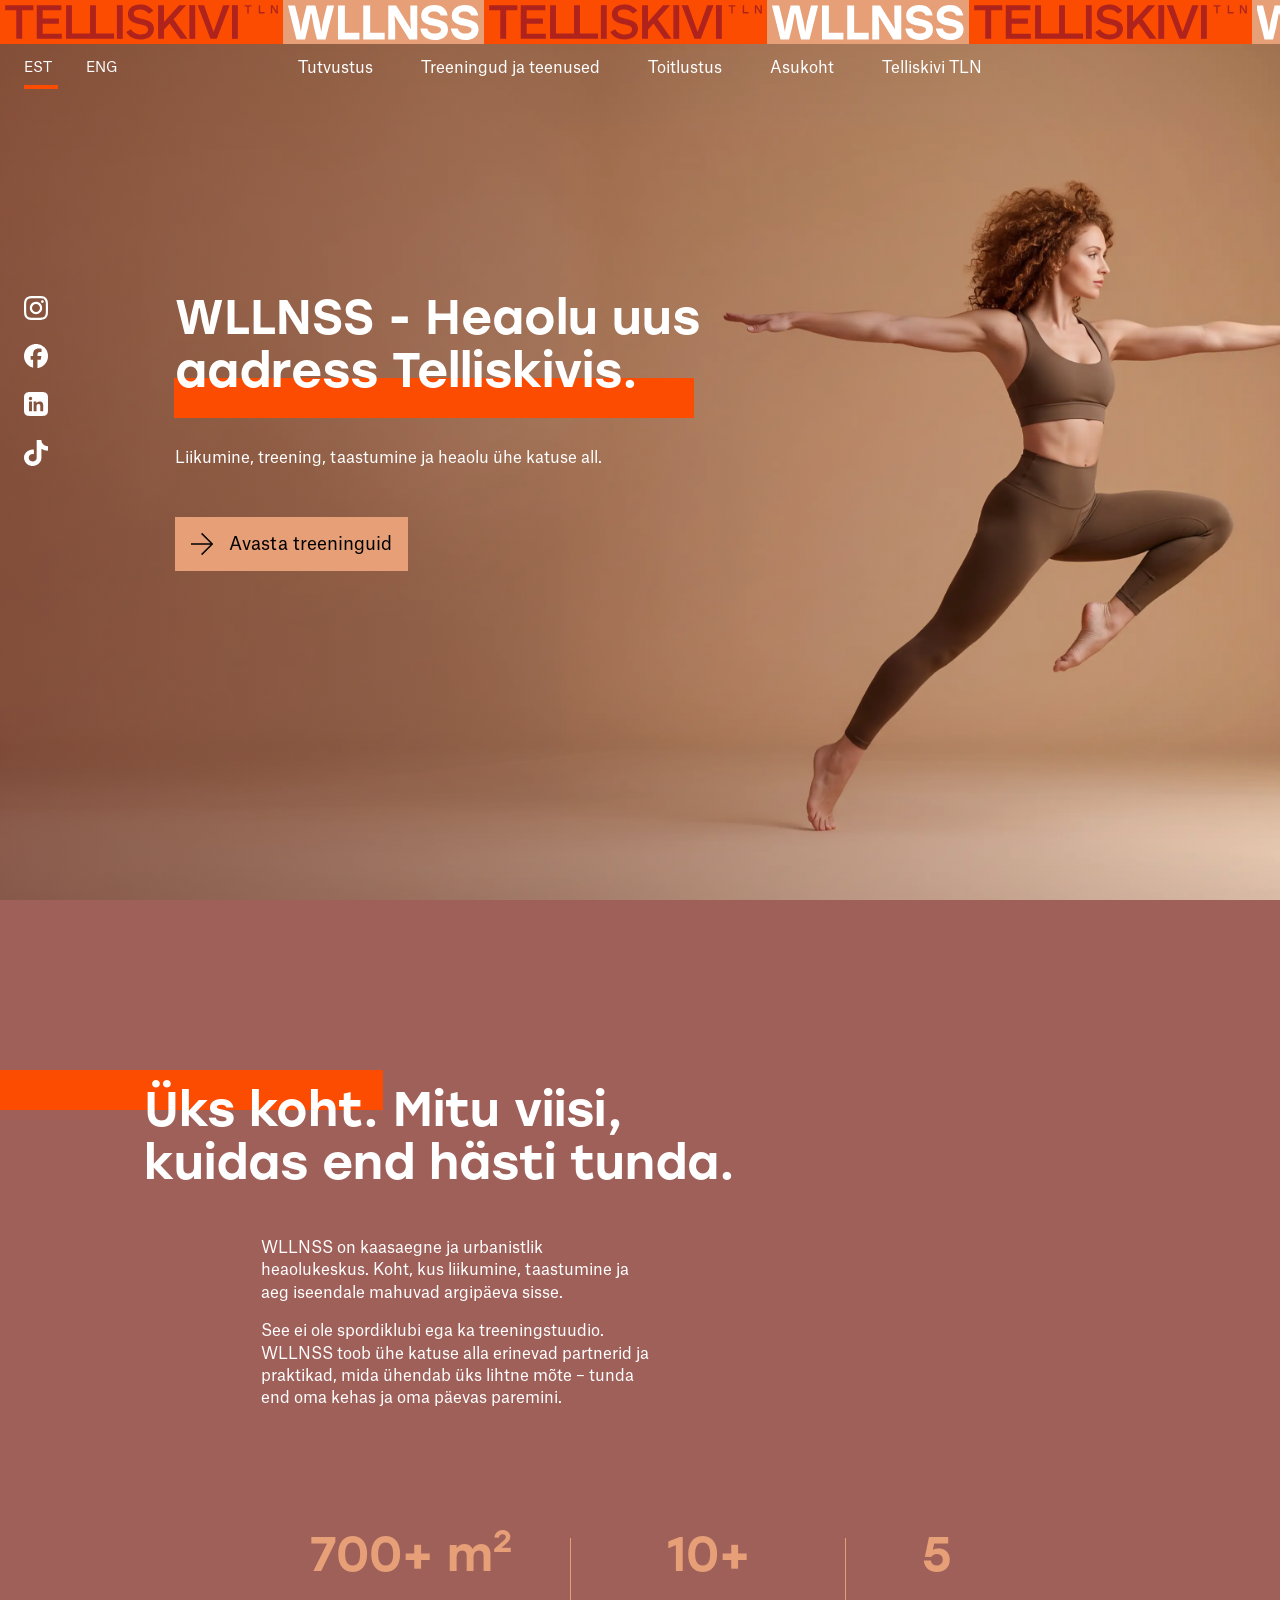
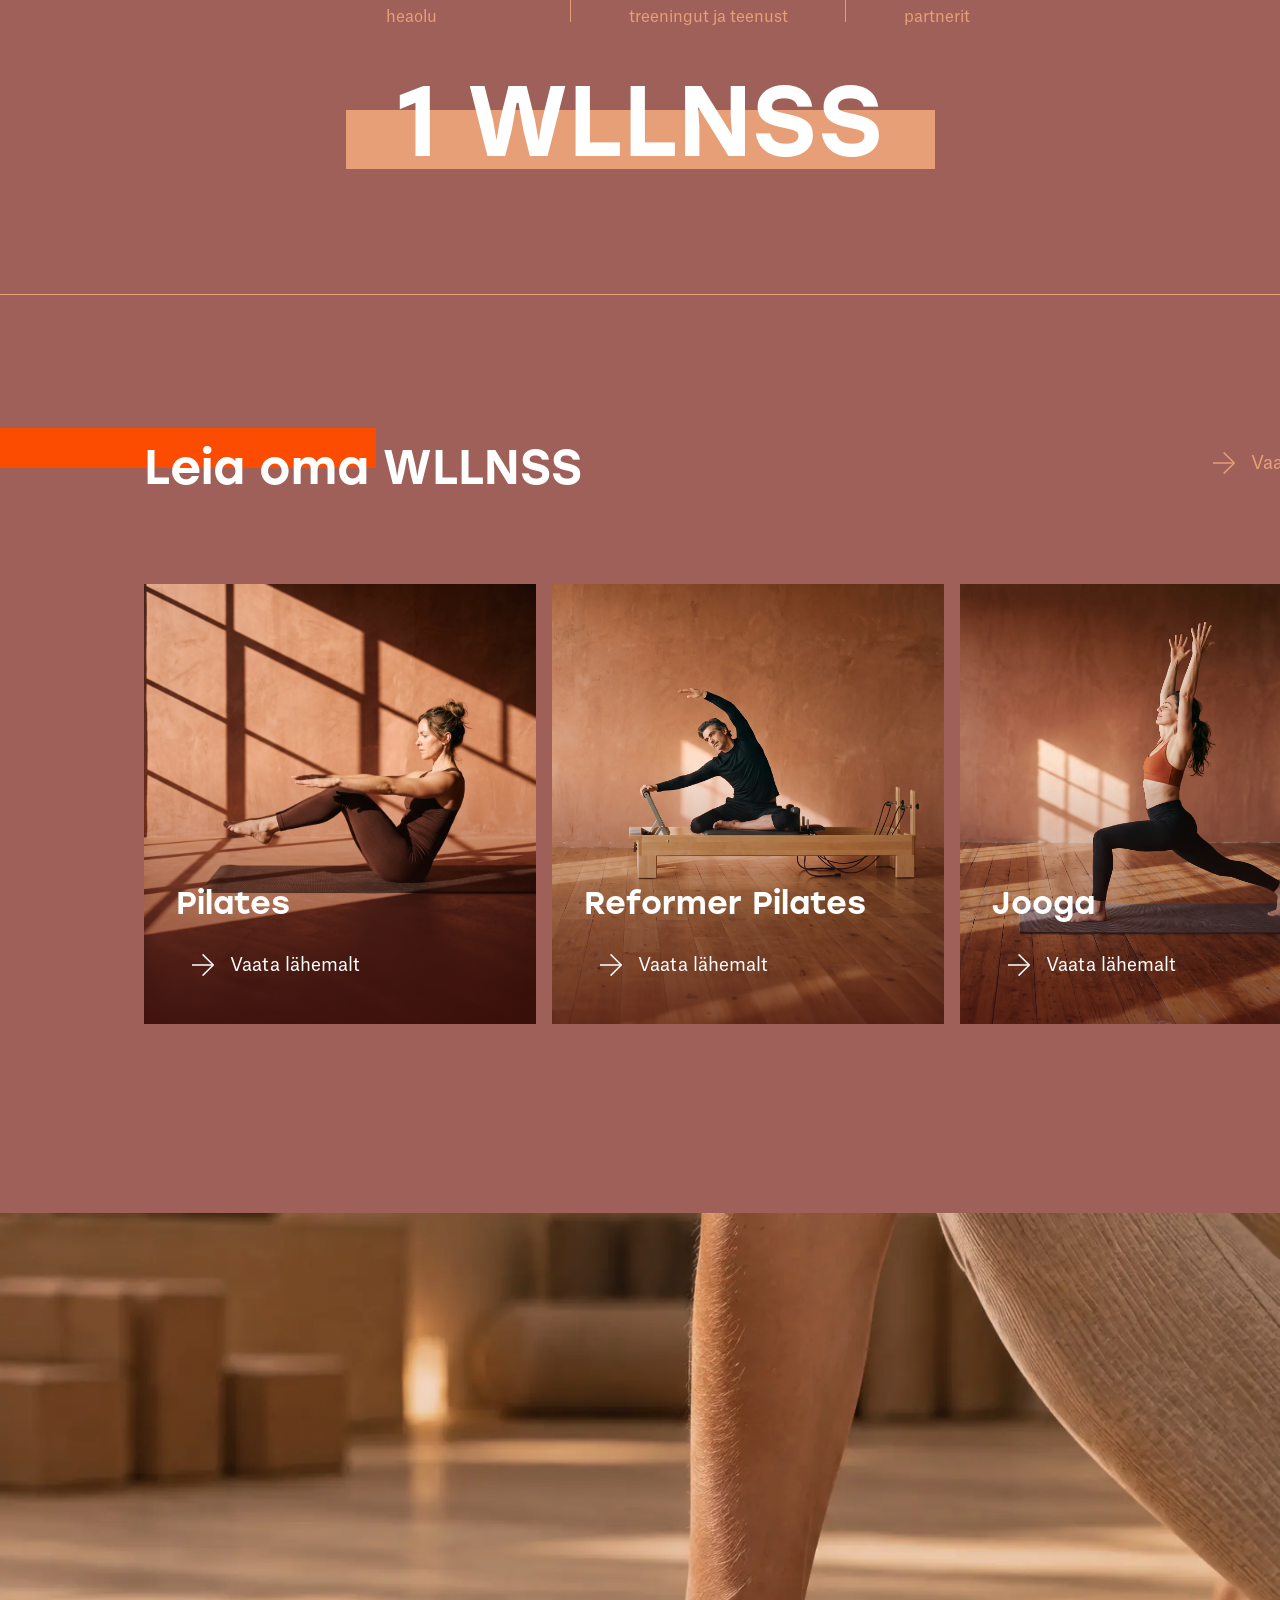
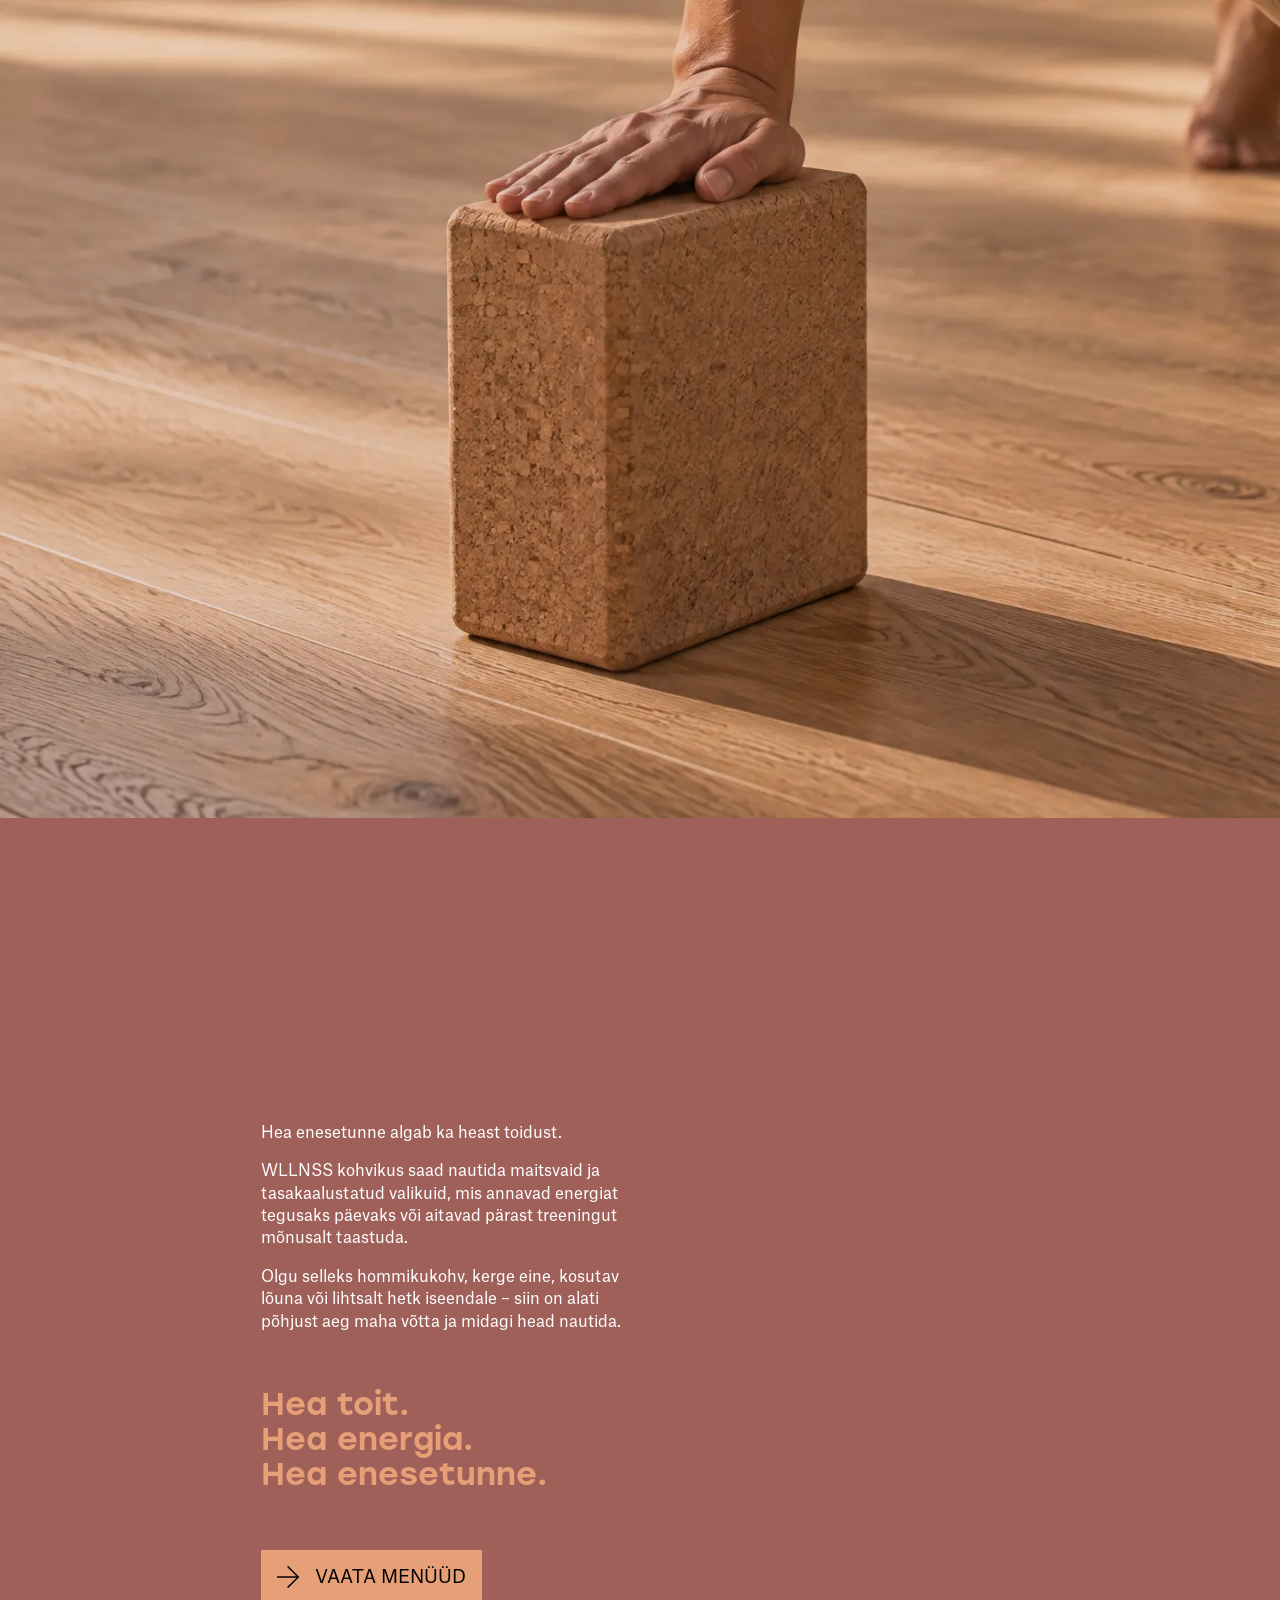
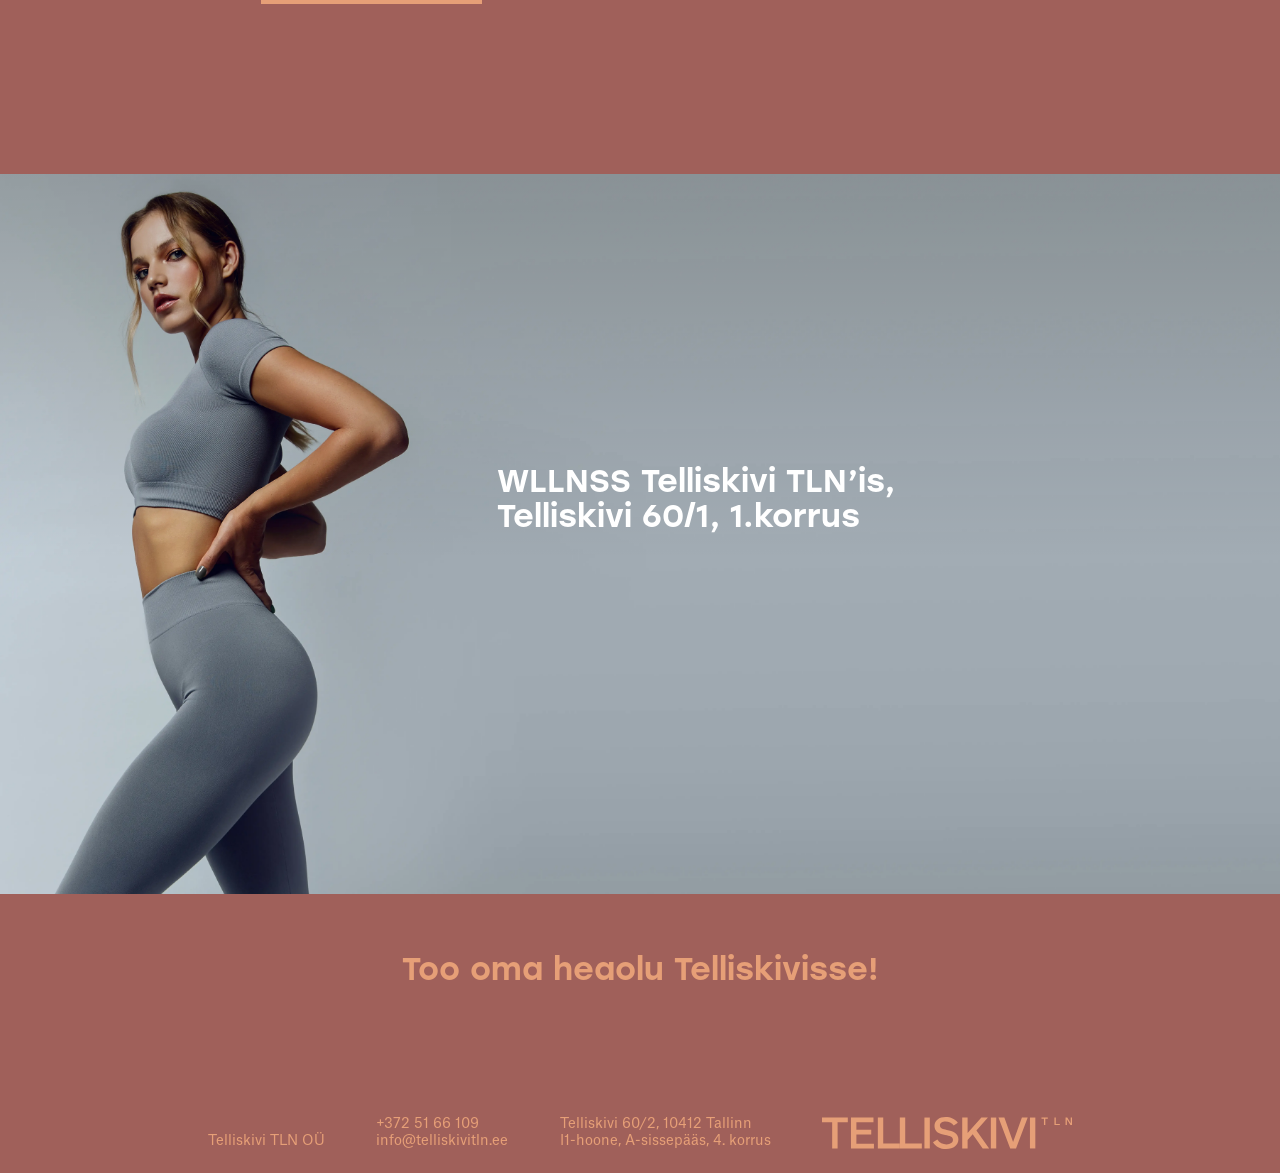
<file: index.html>
<!doctype html>
<html lang="et">
<head>
  <!-- @head -->
  <meta charset="utf-8">
  <meta name="viewport" content="width=device-width, initial-scale=1">
  <meta name="robots" content="noindex, nofollow">
  <meta name="theme-color" content="#A0605A">
  <link rel="stylesheet" href="assets/css/tokens.css">
  <link rel="stylesheet" href="assets/css/style.css">
  <!-- /@head -->
  <title>WLLNSS &ndash; Telliskivi</title>
</head>
<body>

  <!-- @header -->
  <svg class="sprite" aria-hidden="true" focusable="false" xmlns="http://www.w3.org/2000/svg">
    <!-- nool.svg (identical in this file and M-hoone), stroke -> currentColor -->
    <symbol id="ic-nool" viewBox="0 0 22 22">
      <path d="M0 11.0024H21.2067" stroke="currentColor" stroke-width="1.5" stroke-miterlimit="10" fill="none"/>
      <path d="M10.6033 0.367188L21.2637 11.0025L10.6033 21.6378" stroke="currentColor" stroke-width="1.5" stroke-miterlimit="10" fill="none"/>
    </symbol>
  </svg>

  <!-- Sticky header. Ticker and menu bar both stay at the top; the bar
       gets its 90% light background as soon as the page scrolls.
       Menu = main Telliskivi site menu, Figma "MENÜÜ EXPLORATION" 3:398:
       transparent 3:605, open 3:815, scrolled + open 3:1035.
       KOGUKOND is a main-site item and is left out on WLLNSS (Ken). -->
  <header class="hdr" data-header>
    <!-- Figma 2:59 — ticker-logo.svg is exactly one repeat period, so it tiles with no seam -->
    <a class="ticker" href="index.html" aria-label="Telliskivi TLN WLLNSS — avaleht">
      <span class="ticker__track"></span>
    </a>

    <div class="hdr__bar">
      <nav class="lang" aria-label="Keel">
        <a href="#" aria-current="true">EST</a>
        <a href="#" lang="en">ENG</a>
      </nav>

      <!-- Client 2026-10-14: menu out of the burger into the bar on desktop, like the
           main site's centre links (telliskivitln.ee). Not in Figma. -->
      <nav class="hdr__links" aria-label="Peamen&uuml;&uuml;">
        <a href="index.html#tutvustus">Tutvustus</a>
        <a href="treeningud.html" data-page="treeningud">Treeningud ja teenused</a>
        <a href="index.html#toitlustus">Toitlustus</a>
        <a href="index.html#asukoht">Asukoht</a>
        <a href="https://telliskivitln.ee" target="_blank" rel="noopener">Telliskivi TLN</a>
      </nav>

      <div class="hdr__right">
        <button class="hdr__menu-btn" data-burger aria-expanded="false" aria-controls="site-nav">
          <span class="hdr__menu-label">Men&uuml;&uuml;</span>
          <span class="hdr__burger" aria-hidden="true"><i></i><i></i><i></i></span>
          <img class="hdr__close" src="assets/img/sulge.svg" alt="" width="24" height="18">
        </button>
      </div>
    </div>

    <!-- Open menu — 3:1027 (transparent, blur only) / 3:1247 (scrolled, 90% light) -->
    <nav class="menu-drop" id="site-nav" data-nav>
      <!-- Menu (Ken, 2026-10-12; Toitlustus added 2026-10-14) — phones/tablets only, desktop has the links in the bar -->
      <a href="index.html#tutvustus">Tutvustus</a>
      <a href="treeningud.html" data-page="treeningud">Treeningud ja teenused</a>
      <a href="index.html#toitlustus">Toitlustus</a>
      <a href="index.html#asukoht">Asukoht</a>
      <a href="https://telliskivitln.ee" target="_blank" rel="noopener">Telliskivi TLN</a>
    </nav>
  </header>
  <!-- /@header -->

  <main>

    <!-- HERO — Figma 2:156 -->
    <section class="hero">
      <img class="hero__img" src="assets/img/WLLNSS_2.webp" alt="" fetchpriority="high">
      <div class="canvas">
        <span class="bar bar--hero" data-reveal aria-hidden="true"></span>
        <h1 class="hero__title h1" data-reveal>WLLNSS - Heaolu uus<br>aadress Telliskivis.</h1>
        <p class="hero__text" data-reveal data-reveal-delay="80">Liikumine, treening, taastumine ja heaolu &uuml;he katuse all.</p>
        <a class="nupp nupp--hele hero__cta" href="#treeningud" data-reveal data-reveal-delay="160"><svg class="nupp__arrow" aria-hidden="true"><use href="#ic-nool"/></svg>Avasta treeninguid</a>

      </div>

      <!-- Figma 2:201 — social.svg inlined (fill -> currentColor) with a link
           around each icon, so each one can change colour on hover.
           Outside .canvas so it is always 24px from the screen edge, not the 1440 canvas. -->
      <svg class="social" width="24" height="170" viewBox="0 0 24 170" fill="none" xmlns="http://www.w3.org/2000/svg">
          <a href="#" aria-label="Instagram"><rect y="0" width="24" height="24" fill="transparent"/><path d="M7.03179 0.077863C5.75504 0.139923 4.8817 0.343834 4.1192 0.640834C3.3301 0.946701 2.66069 1.35896 1.99571 2.02831C1.33074 2.69767 0.918457 3.36703 0.617002 4.15608C0.31998 4.91853 0.120488 5.7918 0.0628566 7.06846C0.00965865 8.35399 -0.00364083 8.76181 0.000792326 12.0199C0.00522549 15.2781 0.0229581 15.6859 0.0805892 16.967C0.142653 18.2437 0.346579 19.1169 0.643601 19.8794C0.949489 20.6684 1.36177 21.3378 2.03118 22.0027C2.70059 22.6676 3.36999 23.0755 4.1591 23.3813C4.9216 23.6783 5.79493 23.8778 7.07168 23.9354C8.35287 23.9931 8.76072 24.0064 12.0191 23.9975C15.2775 23.9931 15.6898 23.9753 16.9665 23.9177C18.2433 23.8556 19.1166 23.6517 19.8791 23.3547C20.6682 23.0444 21.3376 22.6366 22.0026 21.9673C22.6675 21.2979 23.0754 20.6285 23.3813 19.8395C23.6783 19.077 23.8778 18.2038 23.9354 16.9271C23.9931 15.646 24.0064 15.2382 23.9975 11.9801C23.9931 8.72191 23.9753 8.31409 23.9177 7.033C23.8556 5.75634 23.6517 4.88307 23.3547 4.12062C23.0444 3.33157 22.6365 2.66221 21.9671 1.99729C21.2977 1.33236 20.6283 0.920104 19.8392 0.61867C19.0767 0.32167 18.2034 0.122191 16.9266 0.0645645C15.6454 0.0069375 15.2376 -0.00636103 11.9792 0.00250466C8.72082 0.00693751 8.31297 0.0246689 7.03179 0.0822959M7.17365 21.7722C6.00329 21.7234 5.36935 21.5284 4.94377 21.3644C4.38519 21.1472 3.98177 20.8856 3.56062 20.469C3.13947 20.0478 2.87791 19.6489 2.66069 19.0903C2.49666 18.6648 2.29717 18.0309 2.24397 16.8606C2.18634 15.5973 2.17304 15.216 2.16418 12.0111C2.15974 8.80613 2.16861 8.42934 2.22624 7.16155C2.275 5.99128 2.47006 5.35738 2.63409 4.93183C2.85132 4.36886 3.10844 3.9699 3.52959 3.54878C3.95074 3.12766 4.34972 2.86612 4.9083 2.64891C5.32945 2.4849 5.96783 2.28542 7.13375 2.23223C8.40163 2.17017 8.77845 2.1613 11.9836 2.15243C15.1888 2.148 15.5701 2.15687 16.8335 2.21449C18.0039 2.26326 18.6378 2.4583 19.0634 2.62232C19.6264 2.83953 20.0254 3.09663 20.4465 3.51775C20.8677 3.93887 21.1292 4.33339 21.3465 4.89637C21.5105 5.31749 21.71 5.95582 21.7632 7.12165C21.8252 8.38945 21.8385 8.76624 21.843 11.9712C21.8474 15.1761 21.8385 15.5574 21.7809 16.8207C21.7322 17.991 21.5371 18.6249 21.3731 19.0504C21.1558 19.609 20.8987 20.0124 20.4776 20.4335C20.0564 20.8546 19.6574 21.1161 19.0989 21.3334C18.6777 21.4974 18.0393 21.6968 16.8734 21.75C15.6055 21.8077 15.2287 21.821 12.0235 21.8298C8.81835 21.8343 8.44153 21.8254 7.17365 21.7678M16.9576 5.58346C16.9576 6.37694 17.6049 7.0197 18.3984 7.0197C19.1919 7.0197 19.8392 6.3725 19.8348 5.57902C19.8348 4.78554 19.1875 4.13835 18.3895 4.14278C17.596 4.14278 16.9488 4.78998 16.9532 5.58346M5.83927 12.0066C5.8437 15.4111 8.60999 18.1639 12.0147 18.155C15.4193 18.1506 18.1723 15.3845 18.1679 11.9801C18.1635 8.57563 15.3972 5.82283 11.9925 5.8317C8.58783 5.83613 5.83483 8.60222 5.8437 12.0066M8.00265 12.0022C8.00265 9.79466 9.78478 7.99936 11.9969 7.99492C14.2046 7.99492 16.0001 9.77693 16.0045 11.9889C16.0045 14.1965 14.2224 15.9918 12.0102 15.9962C9.80251 15.9962 8.00708 14.2142 8.00265 12.0022Z" fill="currentColor"/></a>
          <a href="#" aria-label="Facebook"><rect y="48" width="24" height="24" fill="transparent"/><path d="M23.9828 59.4864V60.5717C23.9613 60.6106 23.9656 60.6539 23.9656 60.6971C23.9613 60.8485 23.9613 60.9955 23.944 61.1468C23.9225 61.3457 23.901 61.5446 23.8752 61.7435C23.8321 62.0721 23.7719 62.3964 23.6987 62.7207C23.5609 63.3175 23.3845 63.9055 23.1563 64.4763C22.9583 64.9779 22.7259 65.4665 22.4633 65.9378C22.2524 66.314 22.0242 66.6815 21.7703 67.0318C21.6024 67.2609 21.4345 67.4944 21.2494 67.7106C21.1289 67.8533 21.0127 67.996 20.8878 68.13C20.7501 68.2814 20.6124 68.4327 20.466 68.5754C20.2981 68.744 20.1216 68.904 19.9452 69.064C19.816 69.1808 19.6783 69.2975 19.5448 69.4099C19.3253 69.5915 19.0972 69.7602 18.8647 69.9245C18.473 70.2012 18.0684 70.4477 17.6509 70.6769C17.3409 70.8412 17.0267 70.9925 16.7082 71.1309C16.1873 71.3514 15.6536 71.5373 15.1112 71.6844C14.642 71.8097 14.1642 71.9092 13.6821 71.9784C13.6261 71.987 13.5702 71.9914 13.5099 72C13.4841 72 13.4626 71.987 13.4626 71.9611C13.4626 71.9265 13.4626 71.8919 13.4626 71.8573C13.4626 69.1981 13.4626 66.5345 13.4626 63.8752C13.4626 63.845 13.4626 63.8147 13.4626 63.7844C13.4626 63.7455 13.4798 63.7282 13.5185 63.7239C13.5616 63.7239 13.6046 63.7239 13.6434 63.7239C14.599 63.7239 15.5546 63.7239 16.5102 63.7239C16.5489 63.7239 16.5876 63.7239 16.6264 63.7239C16.6479 63.7239 16.6694 63.7153 16.691 63.7109C16.6996 63.685 16.7039 63.6634 16.7082 63.6418C16.7426 63.4645 16.7727 63.2872 16.8072 63.1056C16.8804 62.6948 16.9578 62.2883 17.031 61.8776C17.1128 61.4279 17.1946 60.9739 17.2807 60.5242C17.3022 60.4074 17.3237 60.2907 17.3452 60.1739C17.3538 60.135 17.3625 60.1004 17.3366 60.0615C17.2893 60.0399 17.2376 60.0485 17.1903 60.0485C15.9979 60.0485 14.8013 60.0485 13.6089 60.0485C13.4583 60.0485 13.4583 60.0485 13.4583 59.8929C13.4583 59.4605 13.4583 59.0281 13.4583 58.5957C13.4583 58.3622 13.4755 58.133 13.5099 57.9038C13.5487 57.6703 13.6046 57.4412 13.695 57.225C13.8328 56.9093 14.0351 56.6499 14.3235 56.4596C14.543 56.3126 14.7884 56.2175 15.0423 56.1569C15.3652 56.0791 15.6923 56.0445 16.0238 56.0402C16.1701 56.0402 16.3165 56.0402 16.4628 56.0402C16.7684 56.0359 17.0784 56.0575 17.384 56.0661C17.4184 56.0661 17.4528 56.0748 17.4873 56.0748C17.5088 56.0748 17.5303 56.0748 17.5519 56.0748C17.5734 56.0272 17.5648 55.984 17.5648 55.9451C17.5648 54.9289 17.5648 53.9085 17.5648 52.8923C17.5648 52.7367 17.5648 52.7496 17.427 52.7194C17.2764 52.6848 17.1257 52.6588 16.9751 52.6329C16.7039 52.5853 16.4284 52.5551 16.1529 52.5291C16.0453 52.5205 15.9377 52.5118 15.8301 52.5032C15.645 52.4902 15.4642 52.4686 15.2791 52.4643C14.9993 52.4599 14.7195 52.4643 14.4397 52.4643C14.4139 52.4643 14.388 52.4643 14.3579 52.4643C14.2073 52.4772 14.0609 52.4902 13.9102 52.5032C13.8069 52.5118 13.7036 52.5205 13.6003 52.5335C13.3937 52.568 13.1828 52.5983 12.9762 52.6459C12.4941 52.7496 12.0292 52.901 11.5901 53.1302C11.1123 53.381 10.6905 53.7009 10.3418 54.116C10.1309 54.3668 9.9501 54.6392 9.79944 54.9333C9.50243 55.5083 9.33456 56.1224 9.22694 56.758C9.19251 56.9612 9.16668 57.1601 9.14946 57.3633C9.13225 57.5752 9.11072 57.7871 9.10642 57.999C9.10642 58.2281 9.10642 58.453 9.10642 58.6821C9.10642 59.08 9.10642 59.4778 9.10642 59.8756C9.10642 59.9102 9.10642 59.9447 9.10642 59.9793C9.10642 60.0226 9.0849 60.0442 9.04185 60.0442C9.00311 60.0442 8.96437 60.0442 8.92563 60.0442C8.21969 60.0442 7.51375 60.0442 6.80781 60.0442C6.77338 60.0442 6.73894 60.0442 6.7045 60.0442C6.68298 60.0442 6.66146 60.0528 6.64424 60.0572C6.62272 60.1091 6.63133 60.1566 6.63133 60.1999C6.63133 61.3241 6.63133 62.444 6.63133 63.5682C6.63133 63.5942 6.63133 63.6245 6.63133 63.6504C6.63133 63.672 6.63994 63.6936 6.64854 63.7196C6.69589 63.7196 6.73464 63.7196 6.77768 63.7196C7.178 63.7196 7.57401 63.7196 7.97433 63.7196C8.30578 63.7196 8.63292 63.7196 8.96437 63.7196C9.00741 63.7196 9.05046 63.7109 9.0935 63.7369C9.0935 63.7498 9.10642 63.7715 9.10642 63.7888C9.10642 63.8234 9.10642 63.8579 9.10642 63.8925C9.10642 66.448 9.10642 69.0035 9.10642 71.5633C9.10642 71.5979 9.10642 71.6325 9.10642 71.6671C9.10642 71.6843 9.09781 71.7016 9.0892 71.7276C9.05907 71.7276 9.03324 71.7276 9.00741 71.7189C8.81802 71.6671 8.62862 71.6152 8.44353 71.559C7.98725 71.4163 7.54388 71.252 7.10913 71.053C6.55385 70.8023 6.02009 70.5169 5.51216 70.1839C5.11614 69.9245 4.73304 69.6478 4.37146 69.3451C4.08737 69.1116 3.81618 68.8608 3.55361 68.6014C3.41156 68.463 3.28242 68.3203 3.14898 68.1733C3.06289 68.0825 2.9768 67.9873 2.89502 67.8879C2.65397 67.5982 2.41722 67.3042 2.20199 66.9928C1.9179 66.5864 1.65532 66.1626 1.42288 65.7259C1.255 65.4146 1.10434 65.0946 0.9666 64.766C0.742765 64.2385 0.553366 63.6936 0.407013 63.1358C0.256355 62.5651 0.144438 61.9857 0.0841749 61.3976C0.0626524 61.1857 0.0411301 60.9782 0.0239121 60.7663C0.0109986 60.5847 0.00669603 60.4031 0.00239153 60.2258C-0.00191298 60.0485 -0.0019135 59.8712 0.0153045 59.694C0.0325225 59.5167 0.0239125 59.3394 0.0411305 59.1621C0.0583485 58.9935 0.0712623 58.8248 0.0884803 58.6562C0.118612 58.3665 0.161658 58.0811 0.217617 57.8001C0.31662 57.2639 0.450059 56.7407 0.626543 56.2218C0.742765 55.8716 0.876204 55.5256 1.02256 55.1884C1.20335 54.7776 1.40135 54.3798 1.62519 53.995C1.88346 53.5496 2.16325 53.1258 2.47748 52.7194C2.76158 52.3518 3.05859 51.993 3.38573 51.66C3.57513 51.4654 3.76453 51.2665 3.97545 51.0892C4.1218 50.9638 4.26385 50.8341 4.4102 50.7131C4.65986 50.5055 4.91814 50.3152 5.18071 50.1293C5.56812 49.8569 5.97274 49.6104 6.39027 49.3899C6.70881 49.2213 7.03165 49.0613 7.3674 48.9229C7.73759 48.7673 8.11638 48.6289 8.50379 48.5122C8.94285 48.3781 9.38621 48.27 9.83388 48.1879C10.1223 48.136 10.4064 48.0884 10.6991 48.0625C10.7938 48.0538 10.8885 48.0452 10.9875 48.0365C11.1554 48.0235 11.3232 48.0019 11.4911 48.0019C11.8398 47.9976 12.1884 48.0019 12.5371 48.0019C12.5758 48.0019 12.6146 48.0019 12.6533 48.0062C12.804 48.0192 12.9503 48.0322 13.101 48.0452C13.2129 48.0538 13.3248 48.0625 13.4324 48.0754C13.6735 48.11 13.9102 48.1446 14.147 48.1835C14.698 48.2787 15.236 48.417 15.7655 48.5943C16.1615 48.724 16.5446 48.8754 16.9234 49.044C17.4744 49.2948 18.0038 49.5802 18.5118 49.9088C18.8906 50.1553 19.2607 50.4233 19.6094 50.7131C19.8634 50.9249 20.113 51.1411 20.3498 51.3746C20.6511 51.6687 20.9395 51.98 21.2107 52.3043C21.512 52.6632 21.7875 53.035 22.0415 53.4242C22.2868 53.7961 22.5106 54.1852 22.713 54.583C22.9669 55.0889 23.1908 55.6121 23.3715 56.1483C23.4662 56.4207 23.548 56.6974 23.6212 56.9785C23.7116 57.3201 23.7848 57.666 23.845 58.0163C23.8838 58.2498 23.9139 58.4789 23.9397 58.7124C23.9613 58.9243 23.9828 59.1318 23.9828 59.348C23.9828 59.3783 23.9828 59.4086 23.9828 59.4388C23.9828 59.4561 23.9914 59.4734 24 59.4951L23.9828 59.4864Z" fill="currentColor"/></a>
          <a href="#" aria-label="LinkedIn"><rect y="96" width="24" height="24" fill="transparent"/><g clip-path="url(#social-clip)"><path fill-rule="evenodd" clip-rule="evenodd" d="M23.9985 113.91C23.9985 114.041 23.9944 114.326 23.9865 114.546C23.9672 115.085 23.9245 115.78 23.8599 116.096C23.7628 116.572 23.6164 117.021 23.4254 117.395C23.1994 117.838 22.9111 118.234 22.5685 118.576C22.2268 118.917 21.8309 119.204 21.3893 119.429C21.0134 119.621 20.5614 119.767 20.0829 119.864C19.7692 119.927 19.0796 119.969 18.5444 119.988C18.3239 119.996 18.0389 120 17.9082 120L6.09075 119.998C5.95932 119.998 5.6743 119.994 5.45436 119.986C4.91578 119.967 4.22056 119.924 3.90407 119.859C3.42807 119.762 2.9789 119.616 2.60501 119.425C2.16263 119.199 1.76656 118.911 1.42468 118.568C1.0835 118.226 0.796334 117.83 0.571211 117.389C0.379526 117.013 0.23308 116.561 0.136343 116.082C0.0732231 115.769 0.0312025 115.079 0.0122485 114.544C0.00438087 114.324 0.000447027 114.039 0.000447027 113.908L0.00223514 102.09C0.00223514 101.959 0.00616898 101.674 0.0142155 101.454C0.033527 100.915 0.0762629 100.22 0.140814 99.9036C0.237908 99.4276 0.384354 98.9785 0.575503 98.6046C0.80152 98.1622 1.08976 97.7661 1.43219 97.4242C1.77407 97.0831 2.16978 96.7959 2.61144 96.5708C2.9873 96.3793 3.43934 96.2326 3.91802 96.1361C4.23147 96.0728 4.92132 96.0308 5.45668 96.0118C5.67698 96.0039 5.962 96 6.09289 96L17.9103 96.0018C18.0418 96.0018 18.3268 96.0059 18.5467 96.0138C19.0853 96.0331 19.7805 96.0758 20.0972 96.1404C20.573 96.2375 21.0222 96.3839 21.3961 96.5749C21.8383 96.8009 22.2345 97.0891 22.5764 97.4317C22.9176 97.7734 23.2047 98.1693 23.4299 98.611C23.6215 98.9867 23.768 99.4387 23.8646 99.9174C23.9279 100.231 23.9699 100.921 23.9888 101.456C23.9967 101.676 24.0006 101.961 24.0006 102.092L23.9988 113.909L23.9985 113.91ZM6.49361 104.18C7.43487 104.18 8.19785 103.417 8.19785 102.475C8.19785 101.534 7.43487 100.771 6.49361 100.771C5.55235 100.771 4.78918 101.534 4.78918 102.475C4.78918 103.417 5.55235 104.18 6.49361 104.18ZM7.97953 105.614H5.00769V115.229H7.97953V105.614ZM18.8462 107.516C18.6433 107.077 18.4226 106.656 18.0366 106.345C17.6609 106.041 17.2217 105.757 16.7565 105.614C16.2288 105.453 15.8374 105.42 15.2872 105.444C14.195 105.489 12.9857 106.115 12.3713 107.013V105.614H9.63996V115.229H12.5392V110.069C12.5392 110.015 12.553 109.143 13.1945 108.564C13.9906 107.847 16.3046 107.807 16.3046 109.999L16.2973 115.229H19.211V109.023C19.211 108.509 19.0604 107.98 18.8464 107.516L18.8462 107.516Z" fill="currentColor"/></g></a>
          <a href="#" aria-label="TikTok"><rect y="144" width="24" height="26" fill="transparent"/><path d="M20.4153 149.212C18.9329 148.298 17.8627 146.837 17.5291 145.134C17.457 144.766 17.4175 144.388 17.4175 144H12.6858L12.678 161.914C12.5985 163.92 10.851 165.53 8.70827 165.53C8.04243 165.53 7.41519 165.373 6.86331 165.098C5.59735 164.469 4.73116 163.215 4.73116 161.773C4.73116 159.701 6.51546 158.015 8.70827 158.015C9.11769 158.015 9.51012 158.079 9.88187 158.189V153.625C9.49725 153.576 9.10667 153.545 8.70827 153.545C3.9068 153.545 0 157.236 0 161.773C0 164.556 1.47229 167.019 3.71793 168.509C5.13232 169.447 6.8532 170 8.70873 170C13.5107 170 17.4175 166.309 17.4175 161.773V152.689C19.273 153.947 21.5467 154.689 24 154.689V150.219C22.6784 150.219 21.4474 149.848 20.4153 149.212Z" fill="currentColor"/></a>
        <defs><clipPath id="social-clip"><rect width="24" height="24" transform="translate(0 96)"/></clipPath></defs>
      </svg>
    </section>

    <!-- INTRO — Figma "Telliskivi – Web" 5605:5327 (tume, valge tekst) -->
    <section class="intro" id="tutvustus">
      <div class="canvas">
        <span class="bar bar--orange" style="--bar-w: 393px" data-reveal aria-hidden="true"></span>
        <h2 class="intro__title h1" data-reveal>&Uuml;ks koht. Mitu viisi, kuidas end h&auml;sti tunda.</h2>
        <div class="intro__text" data-reveal data-reveal-delay="80">
          <p>WLLNSS on kaasaegne ja urbanistlik heaolukeskus. Koht, kus liikumine, taastumine ja aeg iseendale mahuvad argip&auml;eva sisse.</p>
          <p>See ei ole spordiklubi ega ka treeningstuudio. WLLNSS toob &uuml;he katuse alla erinevad partnerid ja praktikad, mida &uuml;hendab &uuml;ks lihtne m&otilde;te &ndash; tunda end oma kehas ja oma p&auml;evas paremini.</p>
        </div>
      </div>
    </section>

    <!-- NUMBRID — Figma 5596:10132: hele band, stats centred, "1 WLLNSS" on an orange bar -->
    <section class="numbrid">
      <div class="numbrid__inner" data-reveal>
        <div class="numbrid__row">
          <div class="numbrid__stat"><p class="numbrid__num"><span data-count-to="700">700</span>+ m<sup>2</sup></p><p class="numbrid__label">heaolu</p></div>
          <div class="numbrid__stat"><p class="numbrid__num"><span data-count-to="10">10</span>+</p><p class="numbrid__label">treeningut ja teenust</p></div>
          <div class="numbrid__stat"><p class="numbrid__num"><span data-count-to="5">5</span></p><p class="numbrid__label">partnerit</p></div>
        </div>
        <p class="numbrid__big"><span>1 WLLNSS</span></p>
      </div>
    </section>

    <!-- TREENINGUD — Figma 2:224. Cards 5–8 are duplicates of 1–4 until real content arrives -->
    <section class="treeningud" id="treeningud">
      <div class="canvas">
        <span class="bar bar--orange" style="--bar-w: 386px" data-reveal aria-hidden="true"></span>
        <h2 class="treeningud__title h1" data-reveal>Leia oma WLLNSS</h2>
        <a class="nupp treeningud__all" href="treeningud.html" data-reveal data-reveal-delay="80"><svg class="nupp__arrow" aria-hidden="true"><use href="#ic-nool"/></svg>Vaata k&otilde;iki</a>
      </div>

      <div class="slider" data-slider>
        <div class="slider__track" data-slider-track>
          <a class="ala" href="pilates.html">
            <img class="ala__img ala__img--pilates" src="assets/img/pilates_4.webp" alt="" loading="lazy">
            <span class="ala__body">
              <span class="ala__title">Pilates</span>
              <span class="nupp ala__nupp"><svg class="nupp__arrow" aria-hidden="true"><use href="#ic-nool"/></svg>Vaata l&auml;hemalt</span>
            </span>
          </a>
          <a class="ala" href="reformer-pilates.html">
            <img class="ala__img ala__img--reformer" src="assets/img/reformer_5.webp" alt="" loading="lazy">
            <span class="ala__body">
              <span class="ala__title">Reformer Pilates</span>
              <span class="nupp ala__nupp"><svg class="nupp__arrow" aria-hidden="true"><use href="#ic-nool"/></svg>Vaata l&auml;hemalt</span>
            </span>
          </a>
          <a class="ala" href="jooga.html">
            <img class="ala__img ala__img--yoga" src="assets/img/yoga_4.webp" alt="" loading="lazy">
            <span class="ala__body">
              <span class="ala__title">Jooga</span>
              <span class="nupp ala__nupp"><svg class="nupp__arrow" aria-hidden="true"><use href="#ic-nool"/></svg>Vaata l&auml;hemalt</span>
            </span>
          </a>
          <a class="ala" href="personaaltreening.html">
            <img class="ala__img ala__img--personaaltreening" src="assets/img/personaaltreening_4.webp" alt="" loading="lazy">
            <span class="ala__body">
              <span class="ala__title">Personaaltreening</span>
              <span class="nupp ala__nupp"><svg class="nupp__arrow" aria-hidden="true"><use href="#ic-nool"/></svg>Vaata l&auml;hemalt</span>
            </span>
          </a>
          <a class="ala" href="pilates.html">
            <img class="ala__img ala__img--pilates" src="assets/img/pilates_4.webp" alt="" loading="lazy">
            <span class="ala__body">
              <span class="ala__title">Pilates</span>
              <span class="nupp ala__nupp"><svg class="nupp__arrow" aria-hidden="true"><use href="#ic-nool"/></svg>Vaata l&auml;hemalt</span>
            </span>
          </a>
          <a class="ala" href="reformer-pilates.html">
            <img class="ala__img ala__img--reformer" src="assets/img/reformer_5.webp" alt="" loading="lazy">
            <span class="ala__body">
              <span class="ala__title">Reformer Pilates</span>
              <span class="nupp ala__nupp"><svg class="nupp__arrow" aria-hidden="true"><use href="#ic-nool"/></svg>Vaata l&auml;hemalt</span>
            </span>
          </a>
          <a class="ala" href="jooga.html">
            <img class="ala__img ala__img--yoga" src="assets/img/yoga_4.webp" alt="" loading="lazy">
            <span class="ala__body">
              <span class="ala__title">Jooga</span>
              <span class="nupp ala__nupp"><svg class="nupp__arrow" aria-hidden="true"><use href="#ic-nool"/></svg>Vaata l&auml;hemalt</span>
            </span>
          </a>
          <a class="ala" href="personaaltreening.html">
            <img class="ala__img ala__img--personaaltreening" src="assets/img/personaaltreening_4.webp" alt="" loading="lazy">
            <span class="ala__body">
              <span class="ala__title">Personaaltreening</span>
              <span class="nupp ala__nupp"><svg class="nupp__arrow" aria-hidden="true"><use href="#ic-nool"/></svg>Vaata l&auml;hemalt</span>
            </span>
          </a>
        </div>
      </div>

      <div class="canvas">
        <div class="slider__nav">
          <button class="nupp nupp-round nupp-round--back" type="button" data-slider-prev aria-label="Eelmised"><svg class="nupp__arrow" aria-hidden="true"><use href="#ic-nool"/></svg></button>
          <button class="nupp nupp-round" type="button" data-slider-next aria-label="J&auml;rgmised"><svg class="nupp__arrow" aria-hidden="true"><use href="#ic-nool"/></svg></button>
        </div>
      </div>
    </section>

    <!-- ROHKEM KUI TREENING — Figma 2:273 -->
    <section class="rohkem">
      <img class="rohkem__img" src="assets/img/emotsioon.webp" alt="" loading="lazy">
      <div class="canvas">
        <!-- Figma 2:288 — laine.svg, inlined so it can draw itself on.
             Designed rotated 180deg; transform kept rather than re-plotting the path. -->
        <svg class="laine" data-reveal viewBox="0 0 2817.18 677.432" preserveAspectRatio="none" aria-hidden="true">
          <path pathLength="1" d="M0.929414 582C214.429 667.5 423.429 686.771 606.429 668.771C789.429 650.771 944.929 435.271 1053.43 194.771C1144.65 -7.4229 1258.17 -57.6655 1189.43 244.771C1102.16 628.771 1160.93 795.771 1479.93 244.771C1646.65 -43.203 1804.93 -99.2289 1769.43 212.271C1733.93 523.771 1844.43 697.771 2086.93 610.771C2303.43 534.5 2527.43 406 2816.93 376.5"/>
        </svg>
        <!-- Phones only: Ken's redrawn W, Figma 5734:4405 (375 x 743 phone frame).
             Path converted to frame coordinates; the frame clips it at the edges. -->
        <svg class="laine-m" data-reveal viewBox="0 0 375 743" preserveAspectRatio="none" aria-hidden="true">
          <path pathLength="1" d="M 491.6 245.8 C 432.3 241.9 379.4 253.9 335.8 272.9 C 292.3 292.0 271.3 357.4 263.8 425.2 C 257.6 482.2 233.7 503.6 226.4 423.8 C 217.2 322.4 186.5 299.4 155.0 447.0 C 123.5 594.7 47.2 642.8 25.1 534.1 C 2.9 425.5 -32.2 420.8 -84.8 461.6 C -131.9 497.6 -176.7 547.1 -245.5 577.5"/>
        </svg>

        <span class="bar bar--orange" style="--bar-w: 359px" data-reveal aria-hidden="true"></span>
        <h2 class="rohkem__title h1" data-reveal>Rohkem kui treening.</h2>

        <div class="viis viis--move" data-reveal><p class="viis__title">MOVE</p><p class="viis__text">Liikumine, j&otilde;ud<br>ja energia.</p></div>
        <div class="viis viis--reset" data-reveal><p class="viis__title">RESET</p><p class="viis__text">Aeg iseendale<br>ja tasakaalule.</p></div>
        <div class="viis viis--recover" data-reveal><p class="viis__title">RECOVER</p><p class="viis__text">Taastumine ja keha<br>eest hoolitsemine.</p></div>
        <div class="viis viis--connect" data-reveal><p class="viis__title">CONNECT</p><p class="viis__text">Inimesed, kogukond<br>ja kohtumised.</p></div>
      </div>
    </section>

    <!-- ASUKOHT — Figma 2:289 -->
    <!-- TOITLUSTUS — client text 2026-10-15, not in Figma. Layout borrowed from
         "Mida oodata?" (title + bar, text indented 117px) + the hele button. -->
    <section class="toit" id="toitlustus">
      <div class="canvas">
        <span class="bar bar--orange" style="--bar-w: 393px" data-reveal aria-hidden="true"></span>
        <h2 class="toit__title h1" data-reveal>Toitlustus</h2>
        <div class="toit__text" data-reveal data-reveal-delay="80">
          <p>Hea enesetunne algab ka heast toidust.</p>
          <p>WLLNSS kohvikus saad nautida maitsvaid ja tasakaalustatud valikuid, mis annavad energiat tegusaks p&auml;evaks v&otilde;i aitavad p&auml;rast treeningut m&otilde;nusalt taastuda.</p>
          <p>Olgu selleks hommikukohv, kerge eine, kosutav l&otilde;una v&otilde;i lihtsalt hetk iseendale &ndash; siin on alati p&otilde;hjust aeg maha v&otilde;tta ja midagi head nautida.</p>
        </div>
        <p class="toit__loosung" data-reveal data-reveal-delay="100">Hea toit.<br>Hea energia.<br>Hea enesetunne.</p>
        <a class="nupp nupp--hele toit__nupp" href="#" data-reveal data-reveal-delay="120"><svg class="nupp__arrow" aria-hidden="true"><use href="#ic-nool"/></svg>VAATA MEN&Uuml;&Uuml;D</a>   <!-- placeholder: menu PDF to come -->
      </div>
    </section>

    <section class="asukoht" id="asukoht">
      <img class="asukoht__img" src="assets/img/location.webp" alt="" loading="lazy">
      <div class="asukoht__inner">
        <div class="asukoht__content">
        <p class="asukoht__title" data-reveal>WLLNSS Telliskivi TLN&rsquo;is,<br>Telliskivi 60/1, 1.korrus</p>
        <div class="asukoht__nupud" data-reveal data-reveal-delay="80">
          <a class="nupp nupp--hele" href="https://www.google.com/maps/search/?api=1&amp;query=Telliskivi+60%2F1%2C+Tallinn" target="_blank" rel="noopener"><svg class="nupp__arrow" aria-hidden="true"><use href="#ic-nool"/></svg>VAATA ASUKOHTA KAARDIL</a>
          <!-- Floor plans (client 2026-10-26): one PDF, 1. + 2. korrus. Placeholder until Ken's PDF is ready. -->
          <a class="nupp asukoht__plaanid" href="#" target="_blank" rel="noopener"><svg class="nupp__arrow" aria-hidden="true"><use href="#ic-nool"/></svg>VAATA KORRUSEPLAANE</a>
        </div>
        </div>
      </div>
    </section>

  </main>

  <!-- @footer -->
  <!-- Figma "Telliskivi – Web" 5647:5353 -->
  <footer class="ftr">
    <div class="ftr__inner">
      <p class="ftr__title">Too oma heaolu Telliskivisse!</p>

      <div class="ftr__info">
        <p>Telliskivi TLN O&Uuml;</p>
        <p><a href="tel:+3725166109">+372 51 66 109</a><br><a href="mailto:info@telliskivitln.ee">info@telliskivitln.ee</a></p>
        <p>Telliskivi 60/2, 10412 Tallinn<br>I1-hoone, A-sissep&auml;&auml;s, 4. korrus</p>
        <img class="ftr__logo" src="assets/img/footer-logo.svg" alt="Telliskivi TLN" width="250" height="32">
      </div>
    </div>
  </footer>
  <!-- /@footer -->

  <script src="assets/js/main.js"></script>
</body>
</html>
</file>
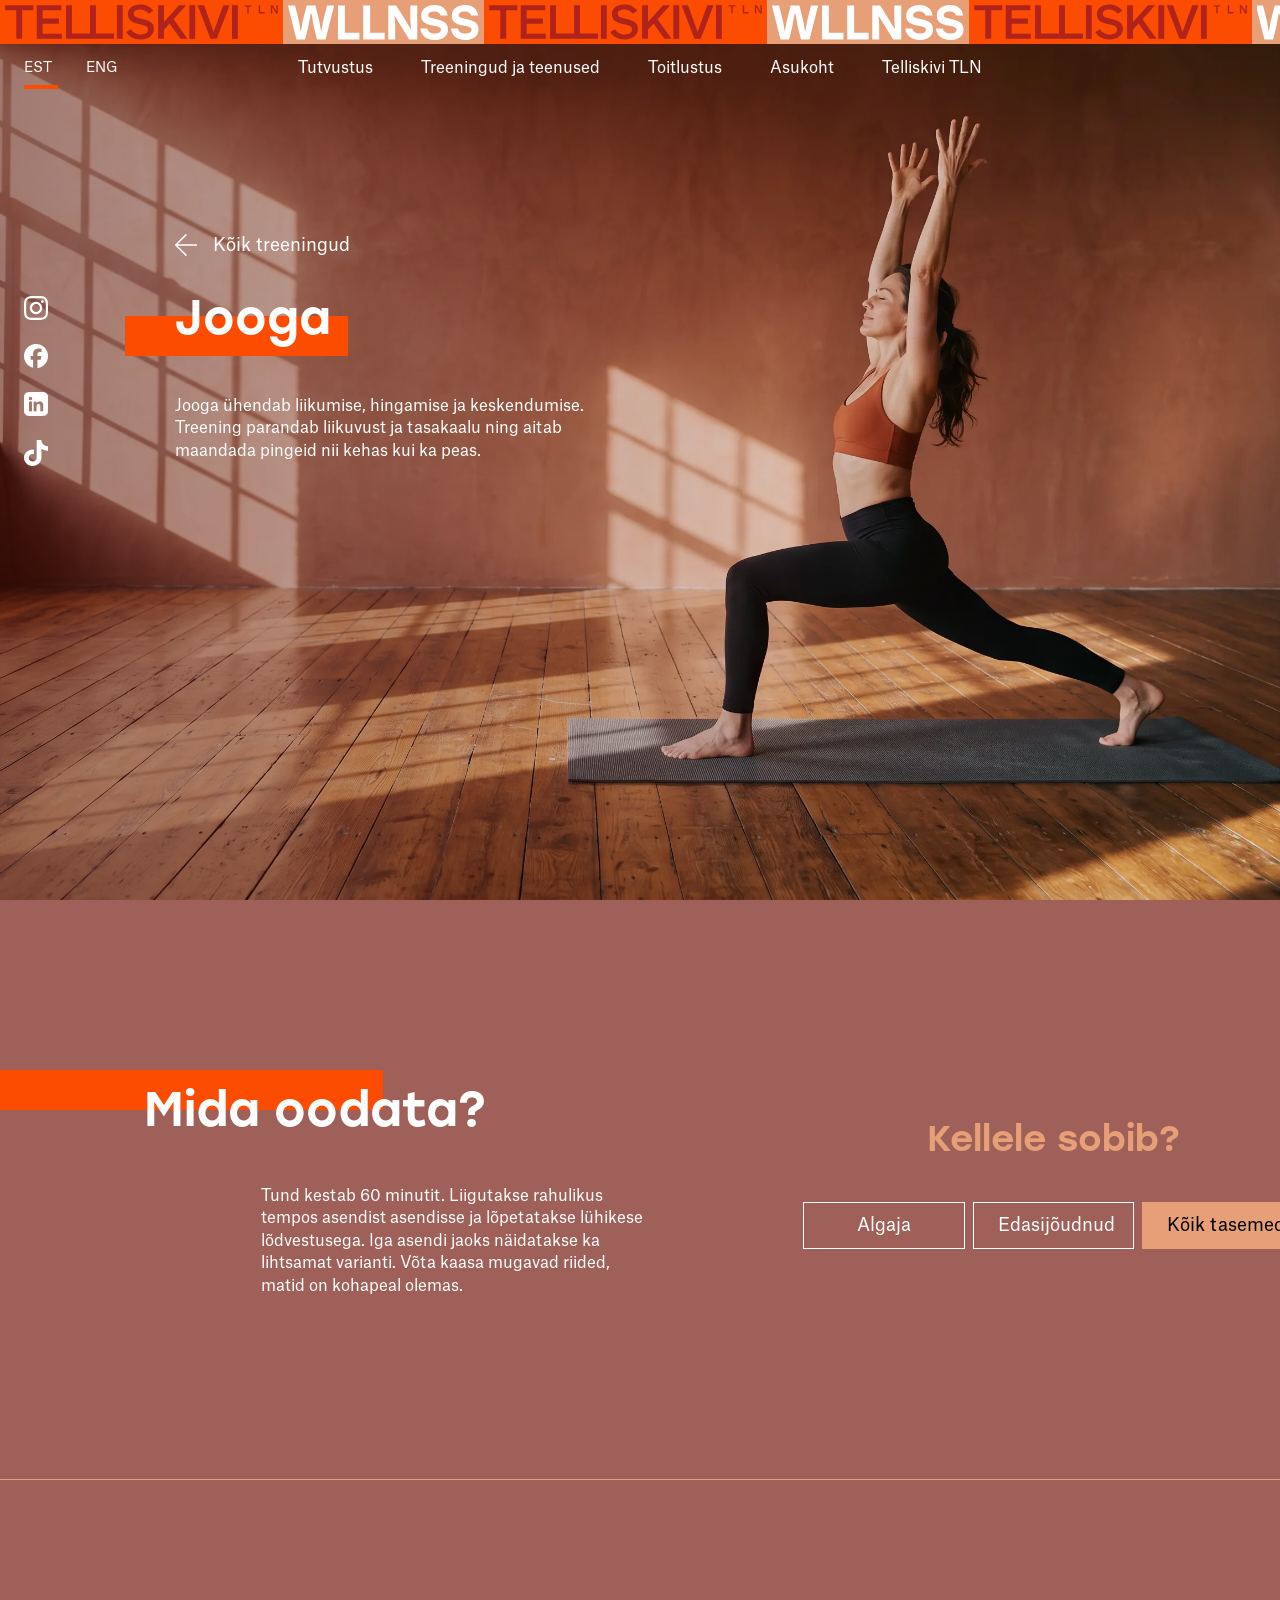
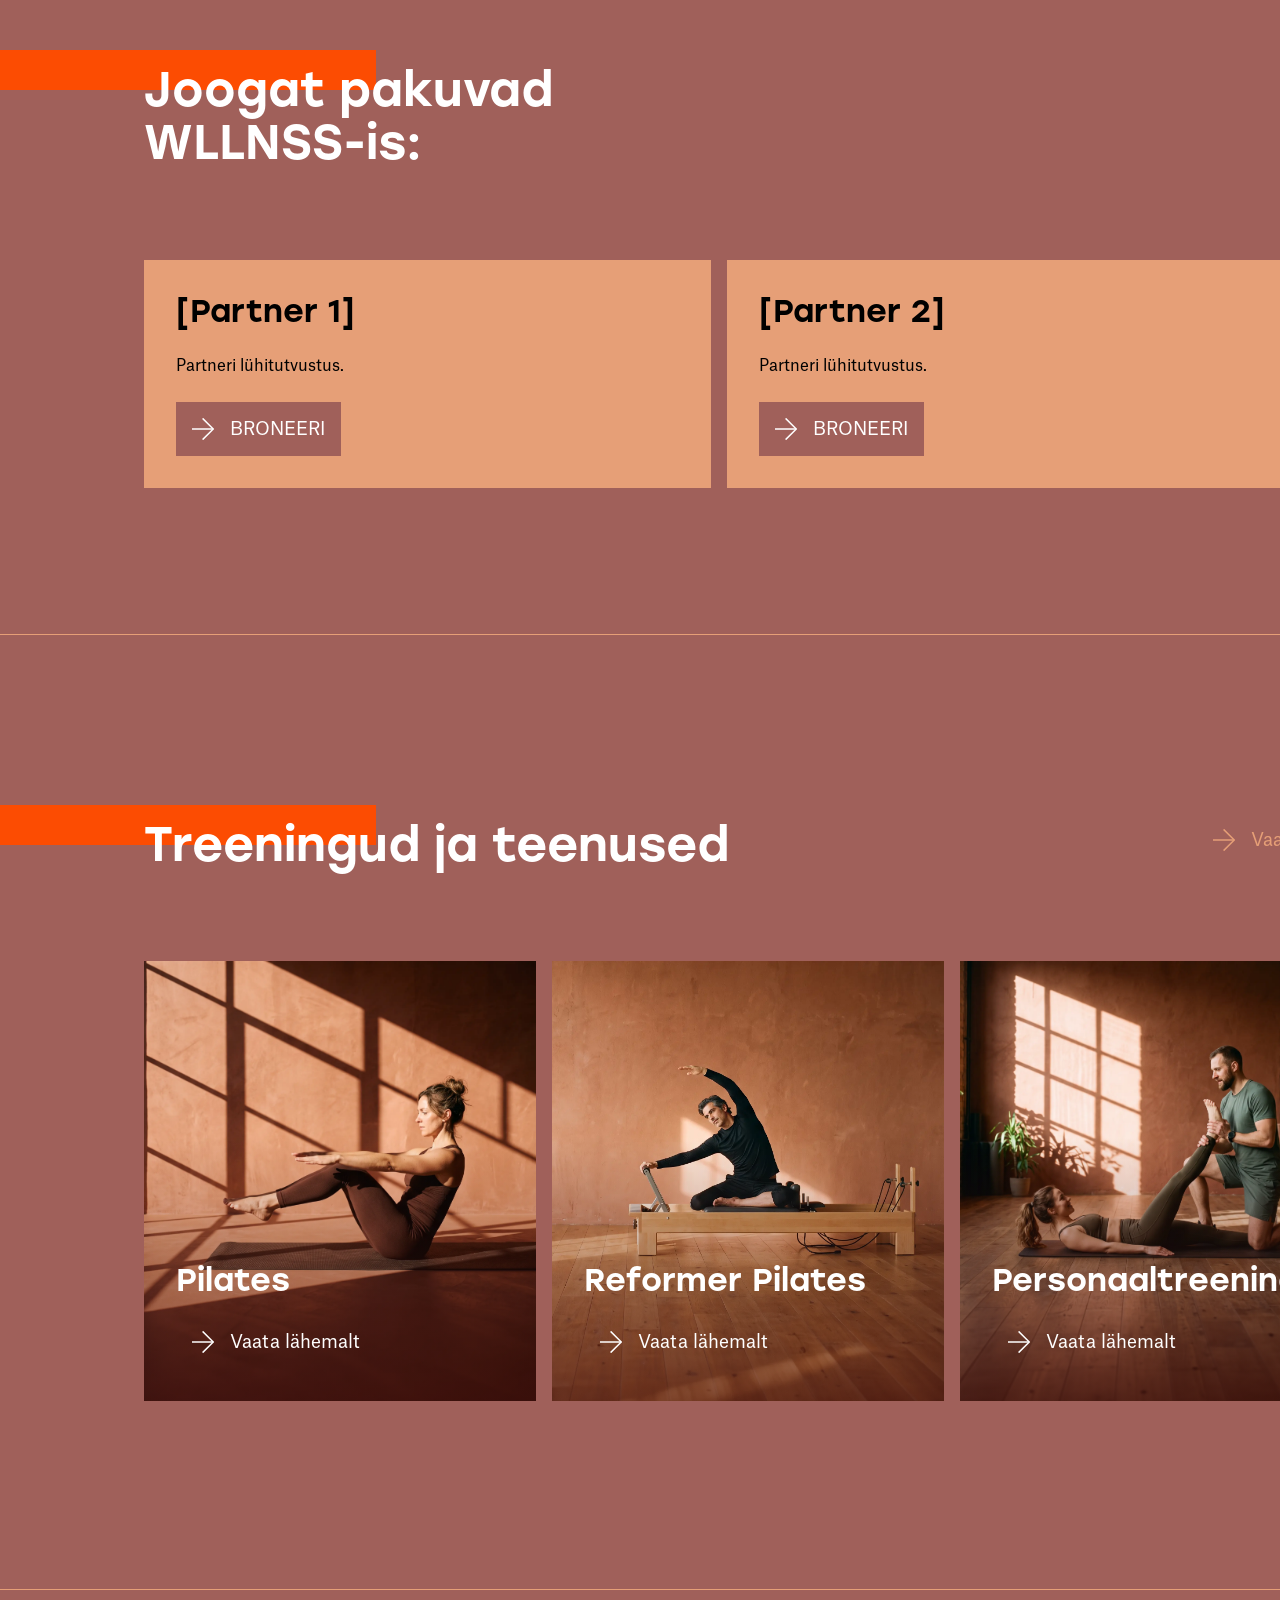
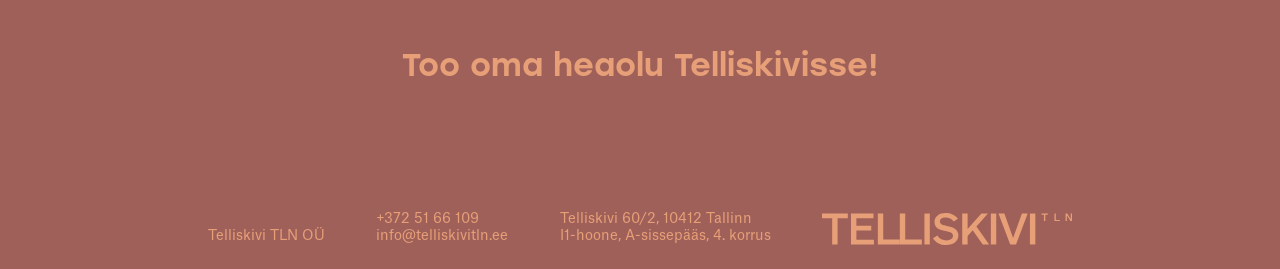
<file: jooga.html>
<!doctype html>
<html lang="et">
<head>
  <!-- @head -->
  <meta charset="utf-8">
  <meta name="viewport" content="width=device-width, initial-scale=1">
  <meta name="robots" content="noindex, nofollow">
  <meta name="theme-color" content="#A0605A">
  <link rel="stylesheet" href="assets/css/tokens.css">
  <link rel="stylesheet" href="assets/css/style.css">
  <!-- /@head -->
  <title>Jooga &ndash; WLLNSS</title>
</head>
<body>

  <!-- @header -->
  <svg class="sprite" aria-hidden="true" focusable="false" xmlns="http://www.w3.org/2000/svg">
    <!-- nool.svg (identical in this file and M-hoone), stroke -> currentColor -->
    <symbol id="ic-nool" viewBox="0 0 22 22">
      <path d="M0 11.0024H21.2067" stroke="currentColor" stroke-width="1.5" stroke-miterlimit="10" fill="none"/>
      <path d="M10.6033 0.367188L21.2637 11.0025L10.6033 21.6378" stroke="currentColor" stroke-width="1.5" stroke-miterlimit="10" fill="none"/>
    </symbol>
  </svg>

  <!-- Sticky header. Ticker and menu bar both stay at the top; the bar
       gets its 90% light background as soon as the page scrolls.
       Menu = main Telliskivi site menu, Figma "MENÜÜ EXPLORATION" 3:398:
       transparent 3:605, open 3:815, scrolled + open 3:1035.
       KOGUKOND is a main-site item and is left out on WLLNSS (Ken). -->
  <header class="hdr" data-header>
    <!-- Figma 2:59 — ticker-logo.svg is exactly one repeat period, so it tiles with no seam -->
    <a class="ticker" href="index.html" aria-label="Telliskivi TLN WLLNSS — avaleht">
      <span class="ticker__track"></span>
    </a>

    <div class="hdr__bar">
      <nav class="lang" aria-label="Keel">
        <a href="#" aria-current="true">EST</a>
        <a href="#" lang="en">ENG</a>
      </nav>

      <!-- Client 2026-10-14: menu out of the burger into the bar on desktop, like the
           main site's centre links (telliskivitln.ee). Not in Figma. -->
      <nav class="hdr__links" aria-label="Peamen&uuml;&uuml;">
        <a href="index.html#tutvustus">Tutvustus</a>
        <a href="treeningud.html" data-page="treeningud">Treeningud ja teenused</a>
        <a href="index.html#toitlustus">Toitlustus</a>
        <a href="index.html#asukoht">Asukoht</a>
        <a href="https://telliskivitln.ee" target="_blank" rel="noopener">Telliskivi TLN</a>
      </nav>

      <div class="hdr__right">
        <button class="hdr__menu-btn" data-burger aria-expanded="false" aria-controls="site-nav">
          <span class="hdr__menu-label">Men&uuml;&uuml;</span>
          <span class="hdr__burger" aria-hidden="true"><i></i><i></i><i></i></span>
          <img class="hdr__close" src="assets/img/sulge.svg" alt="" width="24" height="18">
        </button>
      </div>
    </div>

    <!-- Open menu — 3:1027 (transparent, blur only) / 3:1247 (scrolled, 90% light) -->
    <nav class="menu-drop" id="site-nav" data-nav>
      <!-- Menu (Ken, 2026-10-12; Toitlustus added 2026-10-14) — phones/tablets only, desktop has the links in the bar -->
      <a href="index.html#tutvustus">Tutvustus</a>
      <a href="treeningud.html" data-page="treeningud">Treeningud ja teenused</a>
      <a href="index.html#toitlustus">Toitlustus</a>
      <a href="index.html#asukoht">Asukoht</a>
      <a href="https://telliskivitln.ee" target="_blank" rel="noopener">Telliskivi TLN</a>
    </nav>
  </header>
  <!-- /@header -->

  <main>

    <!-- HERO — Figma 6:133 -->
    <section class="hero hero--detail hero--jooga">
      <img class="hero__img" src="assets/img/yoga_4.webp" alt="" fetchpriority="high">
      <div class="canvas">
        <a class="nupp nupp--back detail__back" href="treeningud.html" data-reveal><svg class="nupp__arrow" aria-hidden="true"><use href="#ic-nool"/></svg>K&otilde;ik treeningud</a>
        <span class="bar bar--hero" style="--bar-w: 223px" data-reveal aria-hidden="true"></span>
        <h1 class="hero__title h1" data-reveal>Jooga</h1>
        <p class="hero__text" data-reveal data-reveal-delay="80">Jooga &uuml;hendab liikumise, hingamise ja keskendumise. Treening parandab liikuvust ja tasakaalu ning aitab maandada pingeid nii kehas kui ka peas.</p>
        <!-- Category tags (10:175) — part of the filters feature, so the filters switch in tokens.css hides them too -->
        <div class="detail__tags" data-reveal data-reveal-delay="160">
          <a class="detail__tag" href="treeningud.html?f=reset">Treening</a>
          <a class="detail__tag" href="treeningud.html?f=recover">Taastumine</a>
          <a class="detail__tag" href="treeningud.html?f=connect">Heaolu</a>
        </div>
      </div>

      <!-- Figma 2:201 — social.svg inlined (fill -> currentColor) with a link
           around each icon, so each one can change colour on hover.
           Outside .canvas so it is always 24px from the screen edge, not the 1440 canvas. -->
      <svg class="social" width="24" height="170" viewBox="0 0 24 170" fill="none" xmlns="http://www.w3.org/2000/svg">
          <a href="#" aria-label="Instagram"><rect y="0" width="24" height="24" fill="transparent"/><path d="M7.03179 0.077863C5.75504 0.139923 4.8817 0.343834 4.1192 0.640834C3.3301 0.946701 2.66069 1.35896 1.99571 2.02831C1.33074 2.69767 0.918457 3.36703 0.617002 4.15608C0.31998 4.91853 0.120488 5.7918 0.0628566 7.06846C0.00965865 8.35399 -0.00364083 8.76181 0.000792326 12.0199C0.00522549 15.2781 0.0229581 15.6859 0.0805892 16.967C0.142653 18.2437 0.346579 19.1169 0.643601 19.8794C0.949489 20.6684 1.36177 21.3378 2.03118 22.0027C2.70059 22.6676 3.36999 23.0755 4.1591 23.3813C4.9216 23.6783 5.79493 23.8778 7.07168 23.9354C8.35287 23.9931 8.76072 24.0064 12.0191 23.9975C15.2775 23.9931 15.6898 23.9753 16.9665 23.9177C18.2433 23.8556 19.1166 23.6517 19.8791 23.3547C20.6682 23.0444 21.3376 22.6366 22.0026 21.9673C22.6675 21.2979 23.0754 20.6285 23.3813 19.8395C23.6783 19.077 23.8778 18.2038 23.9354 16.9271C23.9931 15.646 24.0064 15.2382 23.9975 11.9801C23.9931 8.72191 23.9753 8.31409 23.9177 7.033C23.8556 5.75634 23.6517 4.88307 23.3547 4.12062C23.0444 3.33157 22.6365 2.66221 21.9671 1.99729C21.2977 1.33236 20.6283 0.920104 19.8392 0.61867C19.0767 0.32167 18.2034 0.122191 16.9266 0.0645645C15.6454 0.0069375 15.2376 -0.00636103 11.9792 0.00250466C8.72082 0.00693751 8.31297 0.0246689 7.03179 0.0822959M7.17365 21.7722C6.00329 21.7234 5.36935 21.5284 4.94377 21.3644C4.38519 21.1472 3.98177 20.8856 3.56062 20.469C3.13947 20.0478 2.87791 19.6489 2.66069 19.0903C2.49666 18.6648 2.29717 18.0309 2.24397 16.8606C2.18634 15.5973 2.17304 15.216 2.16418 12.0111C2.15974 8.80613 2.16861 8.42934 2.22624 7.16155C2.275 5.99128 2.47006 5.35738 2.63409 4.93183C2.85132 4.36886 3.10844 3.9699 3.52959 3.54878C3.95074 3.12766 4.34972 2.86612 4.9083 2.64891C5.32945 2.4849 5.96783 2.28542 7.13375 2.23223C8.40163 2.17017 8.77845 2.1613 11.9836 2.15243C15.1888 2.148 15.5701 2.15687 16.8335 2.21449C18.0039 2.26326 18.6378 2.4583 19.0634 2.62232C19.6264 2.83953 20.0254 3.09663 20.4465 3.51775C20.8677 3.93887 21.1292 4.33339 21.3465 4.89637C21.5105 5.31749 21.71 5.95582 21.7632 7.12165C21.8252 8.38945 21.8385 8.76624 21.843 11.9712C21.8474 15.1761 21.8385 15.5574 21.7809 16.8207C21.7322 17.991 21.5371 18.6249 21.3731 19.0504C21.1558 19.609 20.8987 20.0124 20.4776 20.4335C20.0564 20.8546 19.6574 21.1161 19.0989 21.3334C18.6777 21.4974 18.0393 21.6968 16.8734 21.75C15.6055 21.8077 15.2287 21.821 12.0235 21.8298C8.81835 21.8343 8.44153 21.8254 7.17365 21.7678M16.9576 5.58346C16.9576 6.37694 17.6049 7.0197 18.3984 7.0197C19.1919 7.0197 19.8392 6.3725 19.8348 5.57902C19.8348 4.78554 19.1875 4.13835 18.3895 4.14278C17.596 4.14278 16.9488 4.78998 16.9532 5.58346M5.83927 12.0066C5.8437 15.4111 8.60999 18.1639 12.0147 18.155C15.4193 18.1506 18.1723 15.3845 18.1679 11.9801C18.1635 8.57563 15.3972 5.82283 11.9925 5.8317C8.58783 5.83613 5.83483 8.60222 5.8437 12.0066M8.00265 12.0022C8.00265 9.79466 9.78478 7.99936 11.9969 7.99492C14.2046 7.99492 16.0001 9.77693 16.0045 11.9889C16.0045 14.1965 14.2224 15.9918 12.0102 15.9962C9.80251 15.9962 8.00708 14.2142 8.00265 12.0022Z" fill="currentColor"/></a>
          <a href="#" aria-label="Facebook"><rect y="48" width="24" height="24" fill="transparent"/><path d="M23.9828 59.4864V60.5717C23.9613 60.6106 23.9656 60.6539 23.9656 60.6971C23.9613 60.8485 23.9613 60.9955 23.944 61.1468C23.9225 61.3457 23.901 61.5446 23.8752 61.7435C23.8321 62.0721 23.7719 62.3964 23.6987 62.7207C23.5609 63.3175 23.3845 63.9055 23.1563 64.4763C22.9583 64.9779 22.7259 65.4665 22.4633 65.9378C22.2524 66.314 22.0242 66.6815 21.7703 67.0318C21.6024 67.2609 21.4345 67.4944 21.2494 67.7106C21.1289 67.8533 21.0127 67.996 20.8878 68.13C20.7501 68.2814 20.6124 68.4327 20.466 68.5754C20.2981 68.744 20.1216 68.904 19.9452 69.064C19.816 69.1808 19.6783 69.2975 19.5448 69.4099C19.3253 69.5915 19.0972 69.7602 18.8647 69.9245C18.473 70.2012 18.0684 70.4477 17.6509 70.6769C17.3409 70.8412 17.0267 70.9925 16.7082 71.1309C16.1873 71.3514 15.6536 71.5373 15.1112 71.6844C14.642 71.8097 14.1642 71.9092 13.6821 71.9784C13.6261 71.987 13.5702 71.9914 13.5099 72C13.4841 72 13.4626 71.987 13.4626 71.9611C13.4626 71.9265 13.4626 71.8919 13.4626 71.8573C13.4626 69.1981 13.4626 66.5345 13.4626 63.8752C13.4626 63.845 13.4626 63.8147 13.4626 63.7844C13.4626 63.7455 13.4798 63.7282 13.5185 63.7239C13.5616 63.7239 13.6046 63.7239 13.6434 63.7239C14.599 63.7239 15.5546 63.7239 16.5102 63.7239C16.5489 63.7239 16.5876 63.7239 16.6264 63.7239C16.6479 63.7239 16.6694 63.7153 16.691 63.7109C16.6996 63.685 16.7039 63.6634 16.7082 63.6418C16.7426 63.4645 16.7727 63.2872 16.8072 63.1056C16.8804 62.6948 16.9578 62.2883 17.031 61.8776C17.1128 61.4279 17.1946 60.9739 17.2807 60.5242C17.3022 60.4074 17.3237 60.2907 17.3452 60.1739C17.3538 60.135 17.3625 60.1004 17.3366 60.0615C17.2893 60.0399 17.2376 60.0485 17.1903 60.0485C15.9979 60.0485 14.8013 60.0485 13.6089 60.0485C13.4583 60.0485 13.4583 60.0485 13.4583 59.8929C13.4583 59.4605 13.4583 59.0281 13.4583 58.5957C13.4583 58.3622 13.4755 58.133 13.5099 57.9038C13.5487 57.6703 13.6046 57.4412 13.695 57.225C13.8328 56.9093 14.0351 56.6499 14.3235 56.4596C14.543 56.3126 14.7884 56.2175 15.0423 56.1569C15.3652 56.0791 15.6923 56.0445 16.0238 56.0402C16.1701 56.0402 16.3165 56.0402 16.4628 56.0402C16.7684 56.0359 17.0784 56.0575 17.384 56.0661C17.4184 56.0661 17.4528 56.0748 17.4873 56.0748C17.5088 56.0748 17.5303 56.0748 17.5519 56.0748C17.5734 56.0272 17.5648 55.984 17.5648 55.9451C17.5648 54.9289 17.5648 53.9085 17.5648 52.8923C17.5648 52.7367 17.5648 52.7496 17.427 52.7194C17.2764 52.6848 17.1257 52.6588 16.9751 52.6329C16.7039 52.5853 16.4284 52.5551 16.1529 52.5291C16.0453 52.5205 15.9377 52.5118 15.8301 52.5032C15.645 52.4902 15.4642 52.4686 15.2791 52.4643C14.9993 52.4599 14.7195 52.4643 14.4397 52.4643C14.4139 52.4643 14.388 52.4643 14.3579 52.4643C14.2073 52.4772 14.0609 52.4902 13.9102 52.5032C13.8069 52.5118 13.7036 52.5205 13.6003 52.5335C13.3937 52.568 13.1828 52.5983 12.9762 52.6459C12.4941 52.7496 12.0292 52.901 11.5901 53.1302C11.1123 53.381 10.6905 53.7009 10.3418 54.116C10.1309 54.3668 9.9501 54.6392 9.79944 54.9333C9.50243 55.5083 9.33456 56.1224 9.22694 56.758C9.19251 56.9612 9.16668 57.1601 9.14946 57.3633C9.13225 57.5752 9.11072 57.7871 9.10642 57.999C9.10642 58.2281 9.10642 58.453 9.10642 58.6821C9.10642 59.08 9.10642 59.4778 9.10642 59.8756C9.10642 59.9102 9.10642 59.9447 9.10642 59.9793C9.10642 60.0226 9.0849 60.0442 9.04185 60.0442C9.00311 60.0442 8.96437 60.0442 8.92563 60.0442C8.21969 60.0442 7.51375 60.0442 6.80781 60.0442C6.77338 60.0442 6.73894 60.0442 6.7045 60.0442C6.68298 60.0442 6.66146 60.0528 6.64424 60.0572C6.62272 60.1091 6.63133 60.1566 6.63133 60.1999C6.63133 61.3241 6.63133 62.444 6.63133 63.5682C6.63133 63.5942 6.63133 63.6245 6.63133 63.6504C6.63133 63.672 6.63994 63.6936 6.64854 63.7196C6.69589 63.7196 6.73464 63.7196 6.77768 63.7196C7.178 63.7196 7.57401 63.7196 7.97433 63.7196C8.30578 63.7196 8.63292 63.7196 8.96437 63.7196C9.00741 63.7196 9.05046 63.7109 9.0935 63.7369C9.0935 63.7498 9.10642 63.7715 9.10642 63.7888C9.10642 63.8234 9.10642 63.8579 9.10642 63.8925C9.10642 66.448 9.10642 69.0035 9.10642 71.5633C9.10642 71.5979 9.10642 71.6325 9.10642 71.6671C9.10642 71.6843 9.09781 71.7016 9.0892 71.7276C9.05907 71.7276 9.03324 71.7276 9.00741 71.7189C8.81802 71.6671 8.62862 71.6152 8.44353 71.559C7.98725 71.4163 7.54388 71.252 7.10913 71.053C6.55385 70.8023 6.02009 70.5169 5.51216 70.1839C5.11614 69.9245 4.73304 69.6478 4.37146 69.3451C4.08737 69.1116 3.81618 68.8608 3.55361 68.6014C3.41156 68.463 3.28242 68.3203 3.14898 68.1733C3.06289 68.0825 2.9768 67.9873 2.89502 67.8879C2.65397 67.5982 2.41722 67.3042 2.20199 66.9928C1.9179 66.5864 1.65532 66.1626 1.42288 65.7259C1.255 65.4146 1.10434 65.0946 0.9666 64.766C0.742765 64.2385 0.553366 63.6936 0.407013 63.1358C0.256355 62.5651 0.144438 61.9857 0.0841749 61.3976C0.0626524 61.1857 0.0411301 60.9782 0.0239121 60.7663C0.0109986 60.5847 0.00669603 60.4031 0.00239153 60.2258C-0.00191298 60.0485 -0.0019135 59.8712 0.0153045 59.694C0.0325225 59.5167 0.0239125 59.3394 0.0411305 59.1621C0.0583485 58.9935 0.0712623 58.8248 0.0884803 58.6562C0.118612 58.3665 0.161658 58.0811 0.217617 57.8001C0.31662 57.2639 0.450059 56.7407 0.626543 56.2218C0.742765 55.8716 0.876204 55.5256 1.02256 55.1884C1.20335 54.7776 1.40135 54.3798 1.62519 53.995C1.88346 53.5496 2.16325 53.1258 2.47748 52.7194C2.76158 52.3518 3.05859 51.993 3.38573 51.66C3.57513 51.4654 3.76453 51.2665 3.97545 51.0892C4.1218 50.9638 4.26385 50.8341 4.4102 50.7131C4.65986 50.5055 4.91814 50.3152 5.18071 50.1293C5.56812 49.8569 5.97274 49.6104 6.39027 49.3899C6.70881 49.2213 7.03165 49.0613 7.3674 48.9229C7.73759 48.7673 8.11638 48.6289 8.50379 48.5122C8.94285 48.3781 9.38621 48.27 9.83388 48.1879C10.1223 48.136 10.4064 48.0884 10.6991 48.0625C10.7938 48.0538 10.8885 48.0452 10.9875 48.0365C11.1554 48.0235 11.3232 48.0019 11.4911 48.0019C11.8398 47.9976 12.1884 48.0019 12.5371 48.0019C12.5758 48.0019 12.6146 48.0019 12.6533 48.0062C12.804 48.0192 12.9503 48.0322 13.101 48.0452C13.2129 48.0538 13.3248 48.0625 13.4324 48.0754C13.6735 48.11 13.9102 48.1446 14.147 48.1835C14.698 48.2787 15.236 48.417 15.7655 48.5943C16.1615 48.724 16.5446 48.8754 16.9234 49.044C17.4744 49.2948 18.0038 49.5802 18.5118 49.9088C18.8906 50.1553 19.2607 50.4233 19.6094 50.7131C19.8634 50.9249 20.113 51.1411 20.3498 51.3746C20.6511 51.6687 20.9395 51.98 21.2107 52.3043C21.512 52.6632 21.7875 53.035 22.0415 53.4242C22.2868 53.7961 22.5106 54.1852 22.713 54.583C22.9669 55.0889 23.1908 55.6121 23.3715 56.1483C23.4662 56.4207 23.548 56.6974 23.6212 56.9785C23.7116 57.3201 23.7848 57.666 23.845 58.0163C23.8838 58.2498 23.9139 58.4789 23.9397 58.7124C23.9613 58.9243 23.9828 59.1318 23.9828 59.348C23.9828 59.3783 23.9828 59.4086 23.9828 59.4388C23.9828 59.4561 23.9914 59.4734 24 59.4951L23.9828 59.4864Z" fill="currentColor"/></a>
          <a href="#" aria-label="LinkedIn"><rect y="96" width="24" height="24" fill="transparent"/><g clip-path="url(#social-clip)"><path fill-rule="evenodd" clip-rule="evenodd" d="M23.9985 113.91C23.9985 114.041 23.9944 114.326 23.9865 114.546C23.9672 115.085 23.9245 115.78 23.8599 116.096C23.7628 116.572 23.6164 117.021 23.4254 117.395C23.1994 117.838 22.9111 118.234 22.5685 118.576C22.2268 118.917 21.8309 119.204 21.3893 119.429C21.0134 119.621 20.5614 119.767 20.0829 119.864C19.7692 119.927 19.0796 119.969 18.5444 119.988C18.3239 119.996 18.0389 120 17.9082 120L6.09075 119.998C5.95932 119.998 5.6743 119.994 5.45436 119.986C4.91578 119.967 4.22056 119.924 3.90407 119.859C3.42807 119.762 2.9789 119.616 2.60501 119.425C2.16263 119.199 1.76656 118.911 1.42468 118.568C1.0835 118.226 0.796334 117.83 0.571211 117.389C0.379526 117.013 0.23308 116.561 0.136343 116.082C0.0732231 115.769 0.0312025 115.079 0.0122485 114.544C0.00438087 114.324 0.000447027 114.039 0.000447027 113.908L0.00223514 102.09C0.00223514 101.959 0.00616898 101.674 0.0142155 101.454C0.033527 100.915 0.0762629 100.22 0.140814 99.9036C0.237908 99.4276 0.384354 98.9785 0.575503 98.6046C0.80152 98.1622 1.08976 97.7661 1.43219 97.4242C1.77407 97.0831 2.16978 96.7959 2.61144 96.5708C2.9873 96.3793 3.43934 96.2326 3.91802 96.1361C4.23147 96.0728 4.92132 96.0308 5.45668 96.0118C5.67698 96.0039 5.962 96 6.09289 96L17.9103 96.0018C18.0418 96.0018 18.3268 96.0059 18.5467 96.0138C19.0853 96.0331 19.7805 96.0758 20.0972 96.1404C20.573 96.2375 21.0222 96.3839 21.3961 96.5749C21.8383 96.8009 22.2345 97.0891 22.5764 97.4317C22.9176 97.7734 23.2047 98.1693 23.4299 98.611C23.6215 98.9867 23.768 99.4387 23.8646 99.9174C23.9279 100.231 23.9699 100.921 23.9888 101.456C23.9967 101.676 24.0006 101.961 24.0006 102.092L23.9988 113.909L23.9985 113.91ZM6.49361 104.18C7.43487 104.18 8.19785 103.417 8.19785 102.475C8.19785 101.534 7.43487 100.771 6.49361 100.771C5.55235 100.771 4.78918 101.534 4.78918 102.475C4.78918 103.417 5.55235 104.18 6.49361 104.18ZM7.97953 105.614H5.00769V115.229H7.97953V105.614ZM18.8462 107.516C18.6433 107.077 18.4226 106.656 18.0366 106.345C17.6609 106.041 17.2217 105.757 16.7565 105.614C16.2288 105.453 15.8374 105.42 15.2872 105.444C14.195 105.489 12.9857 106.115 12.3713 107.013V105.614H9.63996V115.229H12.5392V110.069C12.5392 110.015 12.553 109.143 13.1945 108.564C13.9906 107.847 16.3046 107.807 16.3046 109.999L16.2973 115.229H19.211V109.023C19.211 108.509 19.0604 107.98 18.8464 107.516L18.8462 107.516Z" fill="currentColor"/></g></a>
          <a href="#" aria-label="TikTok"><rect y="144" width="24" height="26" fill="transparent"/><path d="M20.4153 149.212C18.9329 148.298 17.8627 146.837 17.5291 145.134C17.457 144.766 17.4175 144.388 17.4175 144H12.6858L12.678 161.914C12.5985 163.92 10.851 165.53 8.70827 165.53C8.04243 165.53 7.41519 165.373 6.86331 165.098C5.59735 164.469 4.73116 163.215 4.73116 161.773C4.73116 159.701 6.51546 158.015 8.70827 158.015C9.11769 158.015 9.51012 158.079 9.88187 158.189V153.625C9.49725 153.576 9.10667 153.545 8.70827 153.545C3.9068 153.545 0 157.236 0 161.773C0 164.556 1.47229 167.019 3.71793 168.509C5.13232 169.447 6.8532 170 8.70873 170C13.5107 170 17.4175 166.309 17.4175 161.773V152.689C19.273 153.947 21.5467 154.689 24 154.689V150.219C22.6784 150.219 21.4474 149.848 20.4153 149.212Z" fill="currentColor"/></a>
        <defs><clipPath id="social-clip"><rect width="24" height="24" transform="translate(0 96)"/></clipPath></defs>
      </svg>
    </section>

    <!-- MIDA OODATA / KELLELE SOBIB — Figma 6:186 -->
    <section class="mida">
      <div class="canvas">
        <span class="bar bar--orange" style="--bar-w: 393px" data-reveal aria-hidden="true"></span>
        <h2 class="mida__title h1" data-reveal>Mida oodata?</h2>
        <p class="mida__text" data-reveal data-reveal-delay="80">Tund kestab 60 minutit. Liigutakse rahulikus tempos asendist asendisse ja l&otilde;petatakse l&uuml;hikese l&otilde;dvestusega. Iga asendi jaoks n&auml;idatakse ka lihtsamat varianti. V&otilde;ta kaasa mugavad riided, matid on kohapeal olemas.</p>

        <div class="sobib" data-reveal data-reveal-delay="120">
          <p class="sobib__title">Kellele sobib?</p>
          <div class="sobib__row">
            <p class="sobib__tase">Algaja</p>
            <p class="sobib__tase">Edasij&otilde;udnud</p>
            <p class="sobib__tase is-on">K&otilde;ik tasemed</p>
          </div>
        </div>
      </div>
    </section>

    <!-- PARTNERID — Figma 6:216 -->
    <section class="partnerid">
      <div class="canvas">
        <span class="bar bar--orange" style="--bar-w: 386px" data-reveal aria-hidden="true"></span>
        <h2 class="partnerid__title h1" data-reveal>Joogat pakuvad WLLNSS-is:</h2>
        <div class="partnerid__row" data-reveal data-reveal-delay="80">
          <div class="partner">
            <p class="partner__name">[Partner 1]</p>
            <p class="partner__intro">Partneri l&uuml;hitutvustus.</p>
            <!-- Partner's own booking URL goes here, with target="_blank" rel="noopener" (opens in a new tab) -->
            <a class="nupp nupp--tume" href="#"><svg class="nupp__arrow" aria-hidden="true"><use href="#ic-nool"/></svg>BRONEERI</a>
          </div>
          <div class="partner">
            <p class="partner__name">[Partner 2]</p>
            <p class="partner__intro">Partneri l&uuml;hitutvustus.</p>
            <!-- Partner's own booking URL goes here, with target="_blank" rel="noopener" (opens in a new tab) -->
            <a class="nupp nupp--tume" href="#"><svg class="nupp__arrow" aria-hidden="true"><use href="#ic-nool"/></svg>BRONEERI</a>
          </div>
        </div>
      </div>
    </section>

    <!-- TEISED TREENINGUD — Figma 10:177 (homepage slider on white) -->
    <section class="treeningud teised">
      <div class="canvas">
        <span class="bar bar--orange" style="--bar-w: 386px" data-reveal aria-hidden="true"></span>
        <h2 class="treeningud__title h1" data-reveal>Treeningud ja teenused</h2>
        <a class="nupp treeningud__all" href="treeningud.html" data-reveal data-reveal-delay="80"><svg class="nupp__arrow" aria-hidden="true"><use href="#ic-nool"/></svg>Vaata k&otilde;iki</a>
      </div>

      <div class="slider" data-slider>
        <div class="slider__track" data-slider-track>
          <a class="ala" href="pilates.html">
            <img class="ala__img ala__img--pilates" src="assets/img/pilates_4.webp" alt="" loading="lazy">
            <span class="ala__body">
              <span class="ala__title">Pilates</span>
              <span class="nupp ala__nupp"><svg class="nupp__arrow" aria-hidden="true"><use href="#ic-nool"/></svg>Vaata l&auml;hemalt</span>
            </span>
          </a>
          <a class="ala" href="reformer-pilates.html">
            <img class="ala__img ala__img--reformer" src="assets/img/reformer_5.webp" alt="" loading="lazy">
            <span class="ala__body">
              <span class="ala__title">Reformer Pilates</span>
              <span class="nupp ala__nupp"><svg class="nupp__arrow" aria-hidden="true"><use href="#ic-nool"/></svg>Vaata l&auml;hemalt</span>
            </span>
          </a>
          <a class="ala" href="personaaltreening.html">
            <img class="ala__img ala__img--personaaltreening" src="assets/img/personaaltreening_4.webp" alt="" loading="lazy">
            <span class="ala__body">
              <span class="ala__title">Personaaltreening</span>
              <span class="nupp ala__nupp"><svg class="nupp__arrow" aria-hidden="true"><use href="#ic-nool"/></svg>Vaata l&auml;hemalt</span>
            </span>
          </a>
          <a class="ala" href="pilates.html">
            <img class="ala__img ala__img--pilates" src="assets/img/pilates_4.webp" alt="" loading="lazy">
            <span class="ala__body">
              <span class="ala__title">Pilates</span>
              <span class="nupp ala__nupp"><svg class="nupp__arrow" aria-hidden="true"><use href="#ic-nool"/></svg>Vaata l&auml;hemalt</span>
            </span>
          </a>
        </div>
      </div>

      <div class="canvas">
        <div class="slider__nav">
          <button class="nupp nupp-round nupp-round--back" type="button" data-slider-prev aria-label="Eelmised"><svg class="nupp__arrow" aria-hidden="true"><use href="#ic-nool"/></svg></button>
          <button class="nupp nupp-round" type="button" data-slider-next aria-label="J&auml;rgmised"><svg class="nupp__arrow" aria-hidden="true"><use href="#ic-nool"/></svg></button>
        </div>
      </div>
    </section>

  </main>

  <!-- @footer -->
  <!-- Figma "Telliskivi – Web" 5647:5353 -->
  <footer class="ftr">
    <div class="ftr__inner">
      <p class="ftr__title">Too oma heaolu Telliskivisse!</p>

      <div class="ftr__info">
        <p>Telliskivi TLN O&Uuml;</p>
        <p><a href="tel:+3725166109">+372 51 66 109</a><br><a href="mailto:info@telliskivitln.ee">info@telliskivitln.ee</a></p>
        <p>Telliskivi 60/2, 10412 Tallinn<br>I1-hoone, A-sissep&auml;&auml;s, 4. korrus</p>
        <img class="ftr__logo" src="assets/img/footer-logo.svg" alt="Telliskivi TLN" width="250" height="32">
      </div>
    </div>
  </footer>
  <!-- /@footer -->

  <script src="assets/js/main.js"></script>
</body>
</html>
</file>
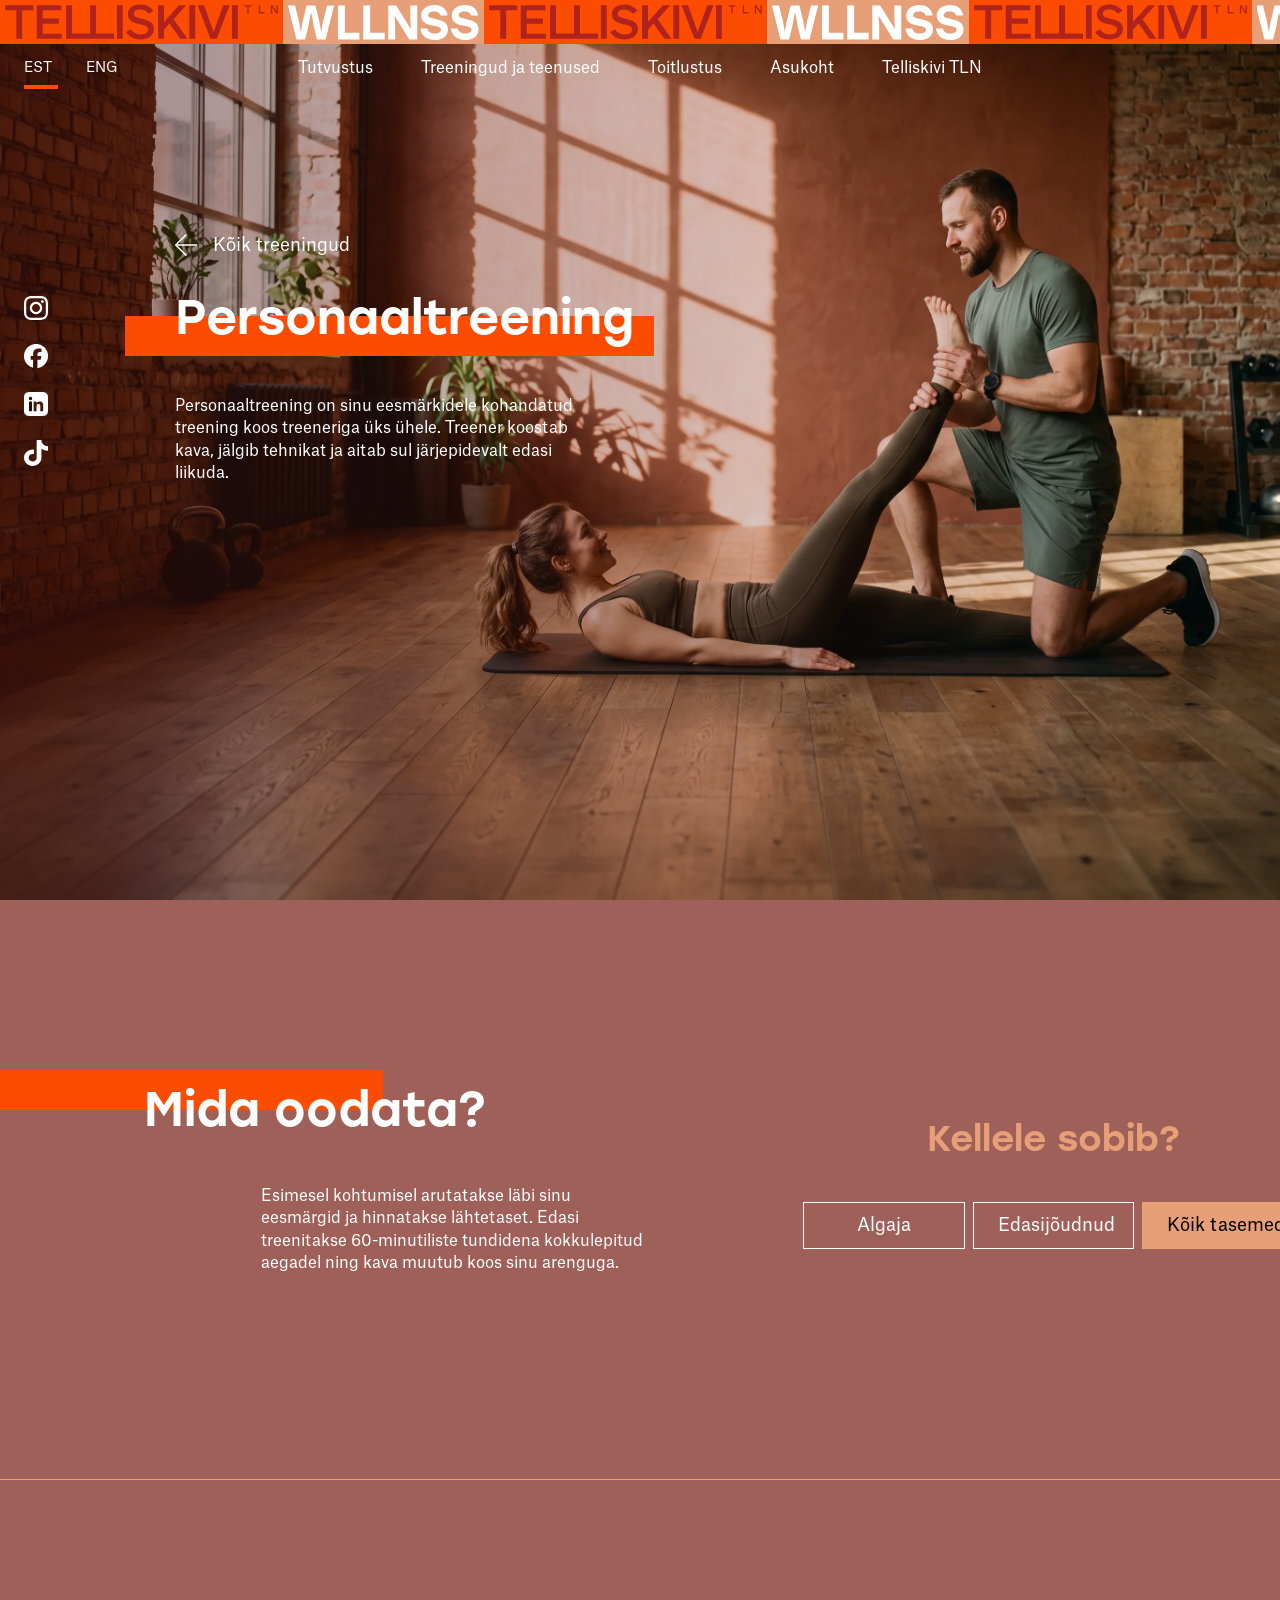
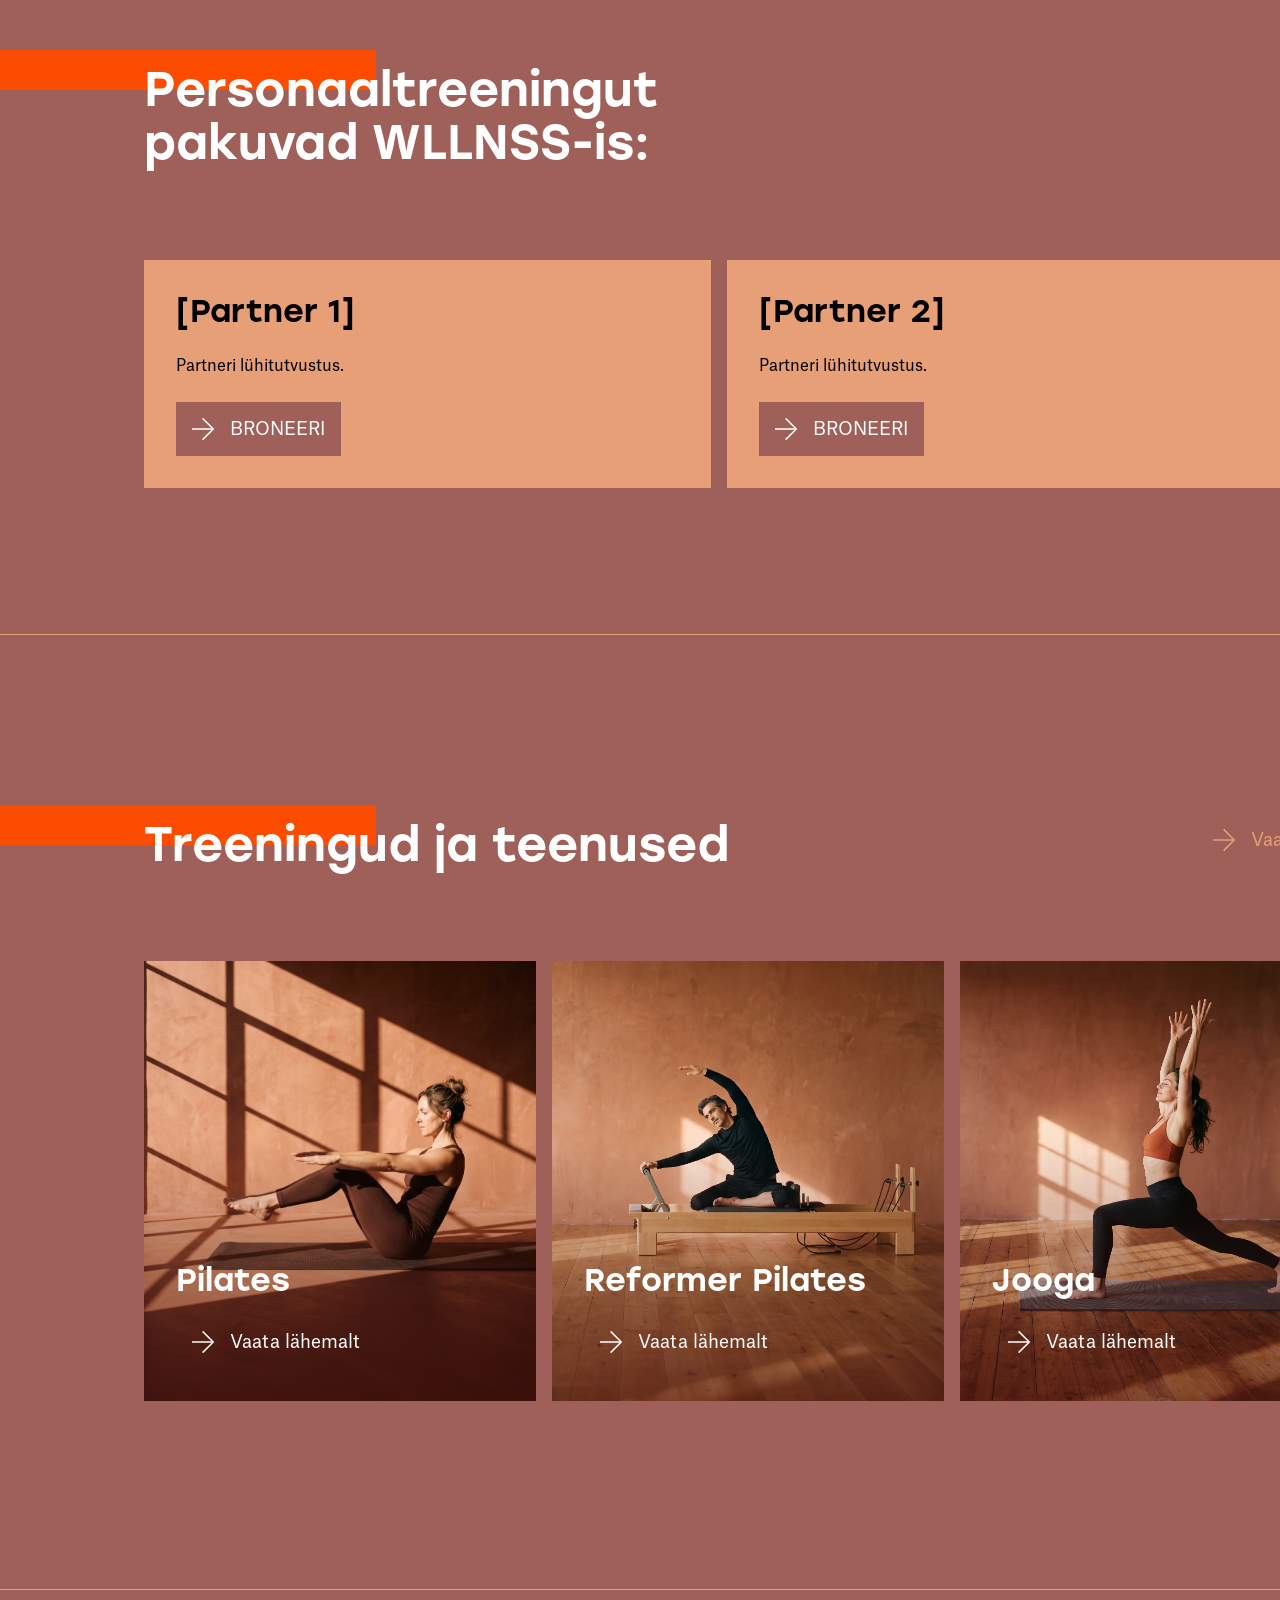
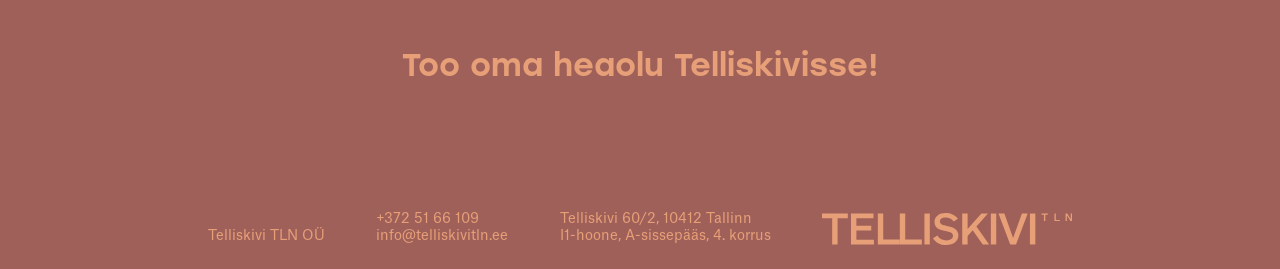
<file: personaaltreening.html>
<!doctype html>
<html lang="et">
<head>
  <!-- @head -->
  <meta charset="utf-8">
  <meta name="viewport" content="width=device-width, initial-scale=1">
  <meta name="robots" content="noindex, nofollow">
  <meta name="theme-color" content="#A0605A">
  <link rel="stylesheet" href="assets/css/tokens.css">
  <link rel="stylesheet" href="assets/css/style.css">
  <!-- /@head -->
  <title>Personaaltreening &ndash; WLLNSS</title>
</head>
<body>

  <!-- @header -->
  <svg class="sprite" aria-hidden="true" focusable="false" xmlns="http://www.w3.org/2000/svg">
    <!-- nool.svg (identical in this file and M-hoone), stroke -> currentColor -->
    <symbol id="ic-nool" viewBox="0 0 22 22">
      <path d="M0 11.0024H21.2067" stroke="currentColor" stroke-width="1.5" stroke-miterlimit="10" fill="none"/>
      <path d="M10.6033 0.367188L21.2637 11.0025L10.6033 21.6378" stroke="currentColor" stroke-width="1.5" stroke-miterlimit="10" fill="none"/>
    </symbol>
  </svg>

  <!-- Sticky header. Ticker and menu bar both stay at the top; the bar
       gets its 90% light background as soon as the page scrolls.
       Menu = main Telliskivi site menu, Figma "MENÜÜ EXPLORATION" 3:398:
       transparent 3:605, open 3:815, scrolled + open 3:1035.
       KOGUKOND is a main-site item and is left out on WLLNSS (Ken). -->
  <header class="hdr" data-header>
    <!-- Figma 2:59 — ticker-logo.svg is exactly one repeat period, so it tiles with no seam -->
    <a class="ticker" href="index.html" aria-label="Telliskivi TLN WLLNSS — avaleht">
      <span class="ticker__track"></span>
    </a>

    <div class="hdr__bar">
      <nav class="lang" aria-label="Keel">
        <a href="#" aria-current="true">EST</a>
        <a href="#" lang="en">ENG</a>
      </nav>

      <!-- Client 2026-10-14: menu out of the burger into the bar on desktop, like the
           main site's centre links (telliskivitln.ee). Not in Figma. -->
      <nav class="hdr__links" aria-label="Peamen&uuml;&uuml;">
        <a href="index.html#tutvustus">Tutvustus</a>
        <a href="treeningud.html" data-page="treeningud">Treeningud ja teenused</a>
        <a href="index.html#toitlustus">Toitlustus</a>
        <a href="index.html#asukoht">Asukoht</a>
        <a href="https://telliskivitln.ee" target="_blank" rel="noopener">Telliskivi TLN</a>
      </nav>

      <div class="hdr__right">
        <button class="hdr__menu-btn" data-burger aria-expanded="false" aria-controls="site-nav">
          <span class="hdr__menu-label">Men&uuml;&uuml;</span>
          <span class="hdr__burger" aria-hidden="true"><i></i><i></i><i></i></span>
          <img class="hdr__close" src="assets/img/sulge.svg" alt="" width="24" height="18">
        </button>
      </div>
    </div>

    <!-- Open menu — 3:1027 (transparent, blur only) / 3:1247 (scrolled, 90% light) -->
    <nav class="menu-drop" id="site-nav" data-nav>
      <!-- Menu (Ken, 2026-10-12; Toitlustus added 2026-10-14) — phones/tablets only, desktop has the links in the bar -->
      <a href="index.html#tutvustus">Tutvustus</a>
      <a href="treeningud.html" data-page="treeningud">Treeningud ja teenused</a>
      <a href="index.html#toitlustus">Toitlustus</a>
      <a href="index.html#asukoht">Asukoht</a>
      <a href="https://telliskivitln.ee" target="_blank" rel="noopener">Telliskivi TLN</a>
    </nav>
  </header>
  <!-- /@header -->

  <main>

    <!-- HERO — Figma 6:133 -->
    <section class="hero hero--detail hero--personaal">
      <img class="hero__img" src="assets/img/personaaltreening_4.webp" alt="" fetchpriority="high">
      <div class="canvas">
        <a class="nupp nupp--back detail__back" href="treeningud.html" data-reveal><svg class="nupp__arrow" aria-hidden="true"><use href="#ic-nool"/></svg>K&otilde;ik treeningud</a>
        <span class="bar bar--hero" style="--bar-w: 529px" data-reveal aria-hidden="true"></span>
        <h1 class="hero__title h1" data-reveal>Personaaltreening</h1>
        <p class="hero__text" data-reveal data-reveal-delay="80">Personaaltreening on sinu eesm&auml;rkidele kohandatud treening koos treeneriga &uuml;ks &uuml;hele. Treener koostab kava, j&auml;lgib tehnikat ja aitab sul j&auml;rjepidevalt edasi liikuda.</p>
        <!-- Category tags (10:175) — part of the filters feature, so the filters switch in tokens.css hides them too -->
        <div class="detail__tags" data-reveal data-reveal-delay="160">
          <a class="detail__tag" href="treeningud.html?f=move">Liikumine</a>
        </div>
      </div>

      <!-- Figma 2:201 — social.svg inlined (fill -> currentColor) with a link
           around each icon, so each one can change colour on hover.
           Outside .canvas so it is always 24px from the screen edge, not the 1440 canvas. -->
      <svg class="social" width="24" height="170" viewBox="0 0 24 170" fill="none" xmlns="http://www.w3.org/2000/svg">
          <a href="#" aria-label="Instagram"><rect y="0" width="24" height="24" fill="transparent"/><path d="M7.03179 0.077863C5.75504 0.139923 4.8817 0.343834 4.1192 0.640834C3.3301 0.946701 2.66069 1.35896 1.99571 2.02831C1.33074 2.69767 0.918457 3.36703 0.617002 4.15608C0.31998 4.91853 0.120488 5.7918 0.0628566 7.06846C0.00965865 8.35399 -0.00364083 8.76181 0.000792326 12.0199C0.00522549 15.2781 0.0229581 15.6859 0.0805892 16.967C0.142653 18.2437 0.346579 19.1169 0.643601 19.8794C0.949489 20.6684 1.36177 21.3378 2.03118 22.0027C2.70059 22.6676 3.36999 23.0755 4.1591 23.3813C4.9216 23.6783 5.79493 23.8778 7.07168 23.9354C8.35287 23.9931 8.76072 24.0064 12.0191 23.9975C15.2775 23.9931 15.6898 23.9753 16.9665 23.9177C18.2433 23.8556 19.1166 23.6517 19.8791 23.3547C20.6682 23.0444 21.3376 22.6366 22.0026 21.9673C22.6675 21.2979 23.0754 20.6285 23.3813 19.8395C23.6783 19.077 23.8778 18.2038 23.9354 16.9271C23.9931 15.646 24.0064 15.2382 23.9975 11.9801C23.9931 8.72191 23.9753 8.31409 23.9177 7.033C23.8556 5.75634 23.6517 4.88307 23.3547 4.12062C23.0444 3.33157 22.6365 2.66221 21.9671 1.99729C21.2977 1.33236 20.6283 0.920104 19.8392 0.61867C19.0767 0.32167 18.2034 0.122191 16.9266 0.0645645C15.6454 0.0069375 15.2376 -0.00636103 11.9792 0.00250466C8.72082 0.00693751 8.31297 0.0246689 7.03179 0.0822959M7.17365 21.7722C6.00329 21.7234 5.36935 21.5284 4.94377 21.3644C4.38519 21.1472 3.98177 20.8856 3.56062 20.469C3.13947 20.0478 2.87791 19.6489 2.66069 19.0903C2.49666 18.6648 2.29717 18.0309 2.24397 16.8606C2.18634 15.5973 2.17304 15.216 2.16418 12.0111C2.15974 8.80613 2.16861 8.42934 2.22624 7.16155C2.275 5.99128 2.47006 5.35738 2.63409 4.93183C2.85132 4.36886 3.10844 3.9699 3.52959 3.54878C3.95074 3.12766 4.34972 2.86612 4.9083 2.64891C5.32945 2.4849 5.96783 2.28542 7.13375 2.23223C8.40163 2.17017 8.77845 2.1613 11.9836 2.15243C15.1888 2.148 15.5701 2.15687 16.8335 2.21449C18.0039 2.26326 18.6378 2.4583 19.0634 2.62232C19.6264 2.83953 20.0254 3.09663 20.4465 3.51775C20.8677 3.93887 21.1292 4.33339 21.3465 4.89637C21.5105 5.31749 21.71 5.95582 21.7632 7.12165C21.8252 8.38945 21.8385 8.76624 21.843 11.9712C21.8474 15.1761 21.8385 15.5574 21.7809 16.8207C21.7322 17.991 21.5371 18.6249 21.3731 19.0504C21.1558 19.609 20.8987 20.0124 20.4776 20.4335C20.0564 20.8546 19.6574 21.1161 19.0989 21.3334C18.6777 21.4974 18.0393 21.6968 16.8734 21.75C15.6055 21.8077 15.2287 21.821 12.0235 21.8298C8.81835 21.8343 8.44153 21.8254 7.17365 21.7678M16.9576 5.58346C16.9576 6.37694 17.6049 7.0197 18.3984 7.0197C19.1919 7.0197 19.8392 6.3725 19.8348 5.57902C19.8348 4.78554 19.1875 4.13835 18.3895 4.14278C17.596 4.14278 16.9488 4.78998 16.9532 5.58346M5.83927 12.0066C5.8437 15.4111 8.60999 18.1639 12.0147 18.155C15.4193 18.1506 18.1723 15.3845 18.1679 11.9801C18.1635 8.57563 15.3972 5.82283 11.9925 5.8317C8.58783 5.83613 5.83483 8.60222 5.8437 12.0066M8.00265 12.0022C8.00265 9.79466 9.78478 7.99936 11.9969 7.99492C14.2046 7.99492 16.0001 9.77693 16.0045 11.9889C16.0045 14.1965 14.2224 15.9918 12.0102 15.9962C9.80251 15.9962 8.00708 14.2142 8.00265 12.0022Z" fill="currentColor"/></a>
          <a href="#" aria-label="Facebook"><rect y="48" width="24" height="24" fill="transparent"/><path d="M23.9828 59.4864V60.5717C23.9613 60.6106 23.9656 60.6539 23.9656 60.6971C23.9613 60.8485 23.9613 60.9955 23.944 61.1468C23.9225 61.3457 23.901 61.5446 23.8752 61.7435C23.8321 62.0721 23.7719 62.3964 23.6987 62.7207C23.5609 63.3175 23.3845 63.9055 23.1563 64.4763C22.9583 64.9779 22.7259 65.4665 22.4633 65.9378C22.2524 66.314 22.0242 66.6815 21.7703 67.0318C21.6024 67.2609 21.4345 67.4944 21.2494 67.7106C21.1289 67.8533 21.0127 67.996 20.8878 68.13C20.7501 68.2814 20.6124 68.4327 20.466 68.5754C20.2981 68.744 20.1216 68.904 19.9452 69.064C19.816 69.1808 19.6783 69.2975 19.5448 69.4099C19.3253 69.5915 19.0972 69.7602 18.8647 69.9245C18.473 70.2012 18.0684 70.4477 17.6509 70.6769C17.3409 70.8412 17.0267 70.9925 16.7082 71.1309C16.1873 71.3514 15.6536 71.5373 15.1112 71.6844C14.642 71.8097 14.1642 71.9092 13.6821 71.9784C13.6261 71.987 13.5702 71.9914 13.5099 72C13.4841 72 13.4626 71.987 13.4626 71.9611C13.4626 71.9265 13.4626 71.8919 13.4626 71.8573C13.4626 69.1981 13.4626 66.5345 13.4626 63.8752C13.4626 63.845 13.4626 63.8147 13.4626 63.7844C13.4626 63.7455 13.4798 63.7282 13.5185 63.7239C13.5616 63.7239 13.6046 63.7239 13.6434 63.7239C14.599 63.7239 15.5546 63.7239 16.5102 63.7239C16.5489 63.7239 16.5876 63.7239 16.6264 63.7239C16.6479 63.7239 16.6694 63.7153 16.691 63.7109C16.6996 63.685 16.7039 63.6634 16.7082 63.6418C16.7426 63.4645 16.7727 63.2872 16.8072 63.1056C16.8804 62.6948 16.9578 62.2883 17.031 61.8776C17.1128 61.4279 17.1946 60.9739 17.2807 60.5242C17.3022 60.4074 17.3237 60.2907 17.3452 60.1739C17.3538 60.135 17.3625 60.1004 17.3366 60.0615C17.2893 60.0399 17.2376 60.0485 17.1903 60.0485C15.9979 60.0485 14.8013 60.0485 13.6089 60.0485C13.4583 60.0485 13.4583 60.0485 13.4583 59.8929C13.4583 59.4605 13.4583 59.0281 13.4583 58.5957C13.4583 58.3622 13.4755 58.133 13.5099 57.9038C13.5487 57.6703 13.6046 57.4412 13.695 57.225C13.8328 56.9093 14.0351 56.6499 14.3235 56.4596C14.543 56.3126 14.7884 56.2175 15.0423 56.1569C15.3652 56.0791 15.6923 56.0445 16.0238 56.0402C16.1701 56.0402 16.3165 56.0402 16.4628 56.0402C16.7684 56.0359 17.0784 56.0575 17.384 56.0661C17.4184 56.0661 17.4528 56.0748 17.4873 56.0748C17.5088 56.0748 17.5303 56.0748 17.5519 56.0748C17.5734 56.0272 17.5648 55.984 17.5648 55.9451C17.5648 54.9289 17.5648 53.9085 17.5648 52.8923C17.5648 52.7367 17.5648 52.7496 17.427 52.7194C17.2764 52.6848 17.1257 52.6588 16.9751 52.6329C16.7039 52.5853 16.4284 52.5551 16.1529 52.5291C16.0453 52.5205 15.9377 52.5118 15.8301 52.5032C15.645 52.4902 15.4642 52.4686 15.2791 52.4643C14.9993 52.4599 14.7195 52.4643 14.4397 52.4643C14.4139 52.4643 14.388 52.4643 14.3579 52.4643C14.2073 52.4772 14.0609 52.4902 13.9102 52.5032C13.8069 52.5118 13.7036 52.5205 13.6003 52.5335C13.3937 52.568 13.1828 52.5983 12.9762 52.6459C12.4941 52.7496 12.0292 52.901 11.5901 53.1302C11.1123 53.381 10.6905 53.7009 10.3418 54.116C10.1309 54.3668 9.9501 54.6392 9.79944 54.9333C9.50243 55.5083 9.33456 56.1224 9.22694 56.758C9.19251 56.9612 9.16668 57.1601 9.14946 57.3633C9.13225 57.5752 9.11072 57.7871 9.10642 57.999C9.10642 58.2281 9.10642 58.453 9.10642 58.6821C9.10642 59.08 9.10642 59.4778 9.10642 59.8756C9.10642 59.9102 9.10642 59.9447 9.10642 59.9793C9.10642 60.0226 9.0849 60.0442 9.04185 60.0442C9.00311 60.0442 8.96437 60.0442 8.92563 60.0442C8.21969 60.0442 7.51375 60.0442 6.80781 60.0442C6.77338 60.0442 6.73894 60.0442 6.7045 60.0442C6.68298 60.0442 6.66146 60.0528 6.64424 60.0572C6.62272 60.1091 6.63133 60.1566 6.63133 60.1999C6.63133 61.3241 6.63133 62.444 6.63133 63.5682C6.63133 63.5942 6.63133 63.6245 6.63133 63.6504C6.63133 63.672 6.63994 63.6936 6.64854 63.7196C6.69589 63.7196 6.73464 63.7196 6.77768 63.7196C7.178 63.7196 7.57401 63.7196 7.97433 63.7196C8.30578 63.7196 8.63292 63.7196 8.96437 63.7196C9.00741 63.7196 9.05046 63.7109 9.0935 63.7369C9.0935 63.7498 9.10642 63.7715 9.10642 63.7888C9.10642 63.8234 9.10642 63.8579 9.10642 63.8925C9.10642 66.448 9.10642 69.0035 9.10642 71.5633C9.10642 71.5979 9.10642 71.6325 9.10642 71.6671C9.10642 71.6843 9.09781 71.7016 9.0892 71.7276C9.05907 71.7276 9.03324 71.7276 9.00741 71.7189C8.81802 71.6671 8.62862 71.6152 8.44353 71.559C7.98725 71.4163 7.54388 71.252 7.10913 71.053C6.55385 70.8023 6.02009 70.5169 5.51216 70.1839C5.11614 69.9245 4.73304 69.6478 4.37146 69.3451C4.08737 69.1116 3.81618 68.8608 3.55361 68.6014C3.41156 68.463 3.28242 68.3203 3.14898 68.1733C3.06289 68.0825 2.9768 67.9873 2.89502 67.8879C2.65397 67.5982 2.41722 67.3042 2.20199 66.9928C1.9179 66.5864 1.65532 66.1626 1.42288 65.7259C1.255 65.4146 1.10434 65.0946 0.9666 64.766C0.742765 64.2385 0.553366 63.6936 0.407013 63.1358C0.256355 62.5651 0.144438 61.9857 0.0841749 61.3976C0.0626524 61.1857 0.0411301 60.9782 0.0239121 60.7663C0.0109986 60.5847 0.00669603 60.4031 0.00239153 60.2258C-0.00191298 60.0485 -0.0019135 59.8712 0.0153045 59.694C0.0325225 59.5167 0.0239125 59.3394 0.0411305 59.1621C0.0583485 58.9935 0.0712623 58.8248 0.0884803 58.6562C0.118612 58.3665 0.161658 58.0811 0.217617 57.8001C0.31662 57.2639 0.450059 56.7407 0.626543 56.2218C0.742765 55.8716 0.876204 55.5256 1.02256 55.1884C1.20335 54.7776 1.40135 54.3798 1.62519 53.995C1.88346 53.5496 2.16325 53.1258 2.47748 52.7194C2.76158 52.3518 3.05859 51.993 3.38573 51.66C3.57513 51.4654 3.76453 51.2665 3.97545 51.0892C4.1218 50.9638 4.26385 50.8341 4.4102 50.7131C4.65986 50.5055 4.91814 50.3152 5.18071 50.1293C5.56812 49.8569 5.97274 49.6104 6.39027 49.3899C6.70881 49.2213 7.03165 49.0613 7.3674 48.9229C7.73759 48.7673 8.11638 48.6289 8.50379 48.5122C8.94285 48.3781 9.38621 48.27 9.83388 48.1879C10.1223 48.136 10.4064 48.0884 10.6991 48.0625C10.7938 48.0538 10.8885 48.0452 10.9875 48.0365C11.1554 48.0235 11.3232 48.0019 11.4911 48.0019C11.8398 47.9976 12.1884 48.0019 12.5371 48.0019C12.5758 48.0019 12.6146 48.0019 12.6533 48.0062C12.804 48.0192 12.9503 48.0322 13.101 48.0452C13.2129 48.0538 13.3248 48.0625 13.4324 48.0754C13.6735 48.11 13.9102 48.1446 14.147 48.1835C14.698 48.2787 15.236 48.417 15.7655 48.5943C16.1615 48.724 16.5446 48.8754 16.9234 49.044C17.4744 49.2948 18.0038 49.5802 18.5118 49.9088C18.8906 50.1553 19.2607 50.4233 19.6094 50.7131C19.8634 50.9249 20.113 51.1411 20.3498 51.3746C20.6511 51.6687 20.9395 51.98 21.2107 52.3043C21.512 52.6632 21.7875 53.035 22.0415 53.4242C22.2868 53.7961 22.5106 54.1852 22.713 54.583C22.9669 55.0889 23.1908 55.6121 23.3715 56.1483C23.4662 56.4207 23.548 56.6974 23.6212 56.9785C23.7116 57.3201 23.7848 57.666 23.845 58.0163C23.8838 58.2498 23.9139 58.4789 23.9397 58.7124C23.9613 58.9243 23.9828 59.1318 23.9828 59.348C23.9828 59.3783 23.9828 59.4086 23.9828 59.4388C23.9828 59.4561 23.9914 59.4734 24 59.4951L23.9828 59.4864Z" fill="currentColor"/></a>
          <a href="#" aria-label="LinkedIn"><rect y="96" width="24" height="24" fill="transparent"/><g clip-path="url(#social-clip)"><path fill-rule="evenodd" clip-rule="evenodd" d="M23.9985 113.91C23.9985 114.041 23.9944 114.326 23.9865 114.546C23.9672 115.085 23.9245 115.78 23.8599 116.096C23.7628 116.572 23.6164 117.021 23.4254 117.395C23.1994 117.838 22.9111 118.234 22.5685 118.576C22.2268 118.917 21.8309 119.204 21.3893 119.429C21.0134 119.621 20.5614 119.767 20.0829 119.864C19.7692 119.927 19.0796 119.969 18.5444 119.988C18.3239 119.996 18.0389 120 17.9082 120L6.09075 119.998C5.95932 119.998 5.6743 119.994 5.45436 119.986C4.91578 119.967 4.22056 119.924 3.90407 119.859C3.42807 119.762 2.9789 119.616 2.60501 119.425C2.16263 119.199 1.76656 118.911 1.42468 118.568C1.0835 118.226 0.796334 117.83 0.571211 117.389C0.379526 117.013 0.23308 116.561 0.136343 116.082C0.0732231 115.769 0.0312025 115.079 0.0122485 114.544C0.00438087 114.324 0.000447027 114.039 0.000447027 113.908L0.00223514 102.09C0.00223514 101.959 0.00616898 101.674 0.0142155 101.454C0.033527 100.915 0.0762629 100.22 0.140814 99.9036C0.237908 99.4276 0.384354 98.9785 0.575503 98.6046C0.80152 98.1622 1.08976 97.7661 1.43219 97.4242C1.77407 97.0831 2.16978 96.7959 2.61144 96.5708C2.9873 96.3793 3.43934 96.2326 3.91802 96.1361C4.23147 96.0728 4.92132 96.0308 5.45668 96.0118C5.67698 96.0039 5.962 96 6.09289 96L17.9103 96.0018C18.0418 96.0018 18.3268 96.0059 18.5467 96.0138C19.0853 96.0331 19.7805 96.0758 20.0972 96.1404C20.573 96.2375 21.0222 96.3839 21.3961 96.5749C21.8383 96.8009 22.2345 97.0891 22.5764 97.4317C22.9176 97.7734 23.2047 98.1693 23.4299 98.611C23.6215 98.9867 23.768 99.4387 23.8646 99.9174C23.9279 100.231 23.9699 100.921 23.9888 101.456C23.9967 101.676 24.0006 101.961 24.0006 102.092L23.9988 113.909L23.9985 113.91ZM6.49361 104.18C7.43487 104.18 8.19785 103.417 8.19785 102.475C8.19785 101.534 7.43487 100.771 6.49361 100.771C5.55235 100.771 4.78918 101.534 4.78918 102.475C4.78918 103.417 5.55235 104.18 6.49361 104.18ZM7.97953 105.614H5.00769V115.229H7.97953V105.614ZM18.8462 107.516C18.6433 107.077 18.4226 106.656 18.0366 106.345C17.6609 106.041 17.2217 105.757 16.7565 105.614C16.2288 105.453 15.8374 105.42 15.2872 105.444C14.195 105.489 12.9857 106.115 12.3713 107.013V105.614H9.63996V115.229H12.5392V110.069C12.5392 110.015 12.553 109.143 13.1945 108.564C13.9906 107.847 16.3046 107.807 16.3046 109.999L16.2973 115.229H19.211V109.023C19.211 108.509 19.0604 107.98 18.8464 107.516L18.8462 107.516Z" fill="currentColor"/></g></a>
          <a href="#" aria-label="TikTok"><rect y="144" width="24" height="26" fill="transparent"/><path d="M20.4153 149.212C18.9329 148.298 17.8627 146.837 17.5291 145.134C17.457 144.766 17.4175 144.388 17.4175 144H12.6858L12.678 161.914C12.5985 163.92 10.851 165.53 8.70827 165.53C8.04243 165.53 7.41519 165.373 6.86331 165.098C5.59735 164.469 4.73116 163.215 4.73116 161.773C4.73116 159.701 6.51546 158.015 8.70827 158.015C9.11769 158.015 9.51012 158.079 9.88187 158.189V153.625C9.49725 153.576 9.10667 153.545 8.70827 153.545C3.9068 153.545 0 157.236 0 161.773C0 164.556 1.47229 167.019 3.71793 168.509C5.13232 169.447 6.8532 170 8.70873 170C13.5107 170 17.4175 166.309 17.4175 161.773V152.689C19.273 153.947 21.5467 154.689 24 154.689V150.219C22.6784 150.219 21.4474 149.848 20.4153 149.212Z" fill="currentColor"/></a>
        <defs><clipPath id="social-clip"><rect width="24" height="24" transform="translate(0 96)"/></clipPath></defs>
      </svg>
    </section>

    <!-- MIDA OODATA / KELLELE SOBIB — Figma 6:186 -->
    <section class="mida">
      <div class="canvas">
        <span class="bar bar--orange" style="--bar-w: 393px" data-reveal aria-hidden="true"></span>
        <h2 class="mida__title h1" data-reveal>Mida oodata?</h2>
        <p class="mida__text" data-reveal data-reveal-delay="80">Esimesel kohtumisel arutatakse l&auml;bi sinu eesm&auml;rgid ja hinnatakse l&auml;htetaset. Edasi treenitakse 60-minutiliste tundidena kokkulepitud aegadel ning kava muutub koos sinu arenguga.</p>

        <div class="sobib" data-reveal data-reveal-delay="120">
          <p class="sobib__title">Kellele sobib?</p>
          <div class="sobib__row">
            <p class="sobib__tase">Algaja</p>
            <p class="sobib__tase">Edasij&otilde;udnud</p>
            <p class="sobib__tase is-on">K&otilde;ik tasemed</p>
          </div>
        </div>
      </div>
    </section>

    <!-- PARTNERID — Figma 6:216 -->
    <section class="partnerid">
      <div class="canvas">
        <span class="bar bar--orange" style="--bar-w: 386px" data-reveal aria-hidden="true"></span>
        <h2 class="partnerid__title h1" data-reveal>Personaaltreeningut pakuvad WLLNSS-is:</h2>
        <div class="partnerid__row" data-reveal data-reveal-delay="80">
          <div class="partner">
            <p class="partner__name">[Partner 1]</p>
            <p class="partner__intro">Partneri l&uuml;hitutvustus.</p>
            <!-- Partner's own booking URL goes here, with target="_blank" rel="noopener" (opens in a new tab) -->
            <a class="nupp nupp--tume" href="#"><svg class="nupp__arrow" aria-hidden="true"><use href="#ic-nool"/></svg>BRONEERI</a>
          </div>
          <div class="partner">
            <p class="partner__name">[Partner 2]</p>
            <p class="partner__intro">Partneri l&uuml;hitutvustus.</p>
            <!-- Partner's own booking URL goes here, with target="_blank" rel="noopener" (opens in a new tab) -->
            <a class="nupp nupp--tume" href="#"><svg class="nupp__arrow" aria-hidden="true"><use href="#ic-nool"/></svg>BRONEERI</a>
          </div>
        </div>
      </div>
    </section>

    <!-- TEISED TREENINGUD — Figma 10:177 (homepage slider on white) -->
    <section class="treeningud teised">
      <div class="canvas">
        <span class="bar bar--orange" style="--bar-w: 386px" data-reveal aria-hidden="true"></span>
        <h2 class="treeningud__title h1" data-reveal>Treeningud ja teenused</h2>
        <a class="nupp treeningud__all" href="treeningud.html" data-reveal data-reveal-delay="80"><svg class="nupp__arrow" aria-hidden="true"><use href="#ic-nool"/></svg>Vaata k&otilde;iki</a>
      </div>

      <div class="slider" data-slider>
        <div class="slider__track" data-slider-track>
          <a class="ala" href="pilates.html">
            <img class="ala__img ala__img--pilates" src="assets/img/pilates_4.webp" alt="" loading="lazy">
            <span class="ala__body">
              <span class="ala__title">Pilates</span>
              <span class="nupp ala__nupp"><svg class="nupp__arrow" aria-hidden="true"><use href="#ic-nool"/></svg>Vaata l&auml;hemalt</span>
            </span>
          </a>
          <a class="ala" href="reformer-pilates.html">
            <img class="ala__img ala__img--reformer" src="assets/img/reformer_5.webp" alt="" loading="lazy">
            <span class="ala__body">
              <span class="ala__title">Reformer Pilates</span>
              <span class="nupp ala__nupp"><svg class="nupp__arrow" aria-hidden="true"><use href="#ic-nool"/></svg>Vaata l&auml;hemalt</span>
            </span>
          </a>
          <a class="ala" href="jooga.html">
            <img class="ala__img ala__img--yoga" src="assets/img/yoga_4.webp" alt="" loading="lazy">
            <span class="ala__body">
              <span class="ala__title">Jooga</span>
              <span class="nupp ala__nupp"><svg class="nupp__arrow" aria-hidden="true"><use href="#ic-nool"/></svg>Vaata l&auml;hemalt</span>
            </span>
          </a>
          <a class="ala" href="pilates.html">
            <img class="ala__img ala__img--pilates" src="assets/img/pilates_4.webp" alt="" loading="lazy">
            <span class="ala__body">
              <span class="ala__title">Pilates</span>
              <span class="nupp ala__nupp"><svg class="nupp__arrow" aria-hidden="true"><use href="#ic-nool"/></svg>Vaata l&auml;hemalt</span>
            </span>
          </a>
        </div>
      </div>

      <div class="canvas">
        <div class="slider__nav">
          <button class="nupp nupp-round nupp-round--back" type="button" data-slider-prev aria-label="Eelmised"><svg class="nupp__arrow" aria-hidden="true"><use href="#ic-nool"/></svg></button>
          <button class="nupp nupp-round" type="button" data-slider-next aria-label="J&auml;rgmised"><svg class="nupp__arrow" aria-hidden="true"><use href="#ic-nool"/></svg></button>
        </div>
      </div>
    </section>

  </main>

  <!-- @footer -->
  <!-- Figma "Telliskivi – Web" 5647:5353 -->
  <footer class="ftr">
    <div class="ftr__inner">
      <p class="ftr__title">Too oma heaolu Telliskivisse!</p>

      <div class="ftr__info">
        <p>Telliskivi TLN O&Uuml;</p>
        <p><a href="tel:+3725166109">+372 51 66 109</a><br><a href="mailto:info@telliskivitln.ee">info@telliskivitln.ee</a></p>
        <p>Telliskivi 60/2, 10412 Tallinn<br>I1-hoone, A-sissep&auml;&auml;s, 4. korrus</p>
        <img class="ftr__logo" src="assets/img/footer-logo.svg" alt="Telliskivi TLN" width="250" height="32">
      </div>
    </div>
  </footer>
  <!-- /@footer -->

  <script src="assets/js/main.js"></script>
</body>
</html>
</file>
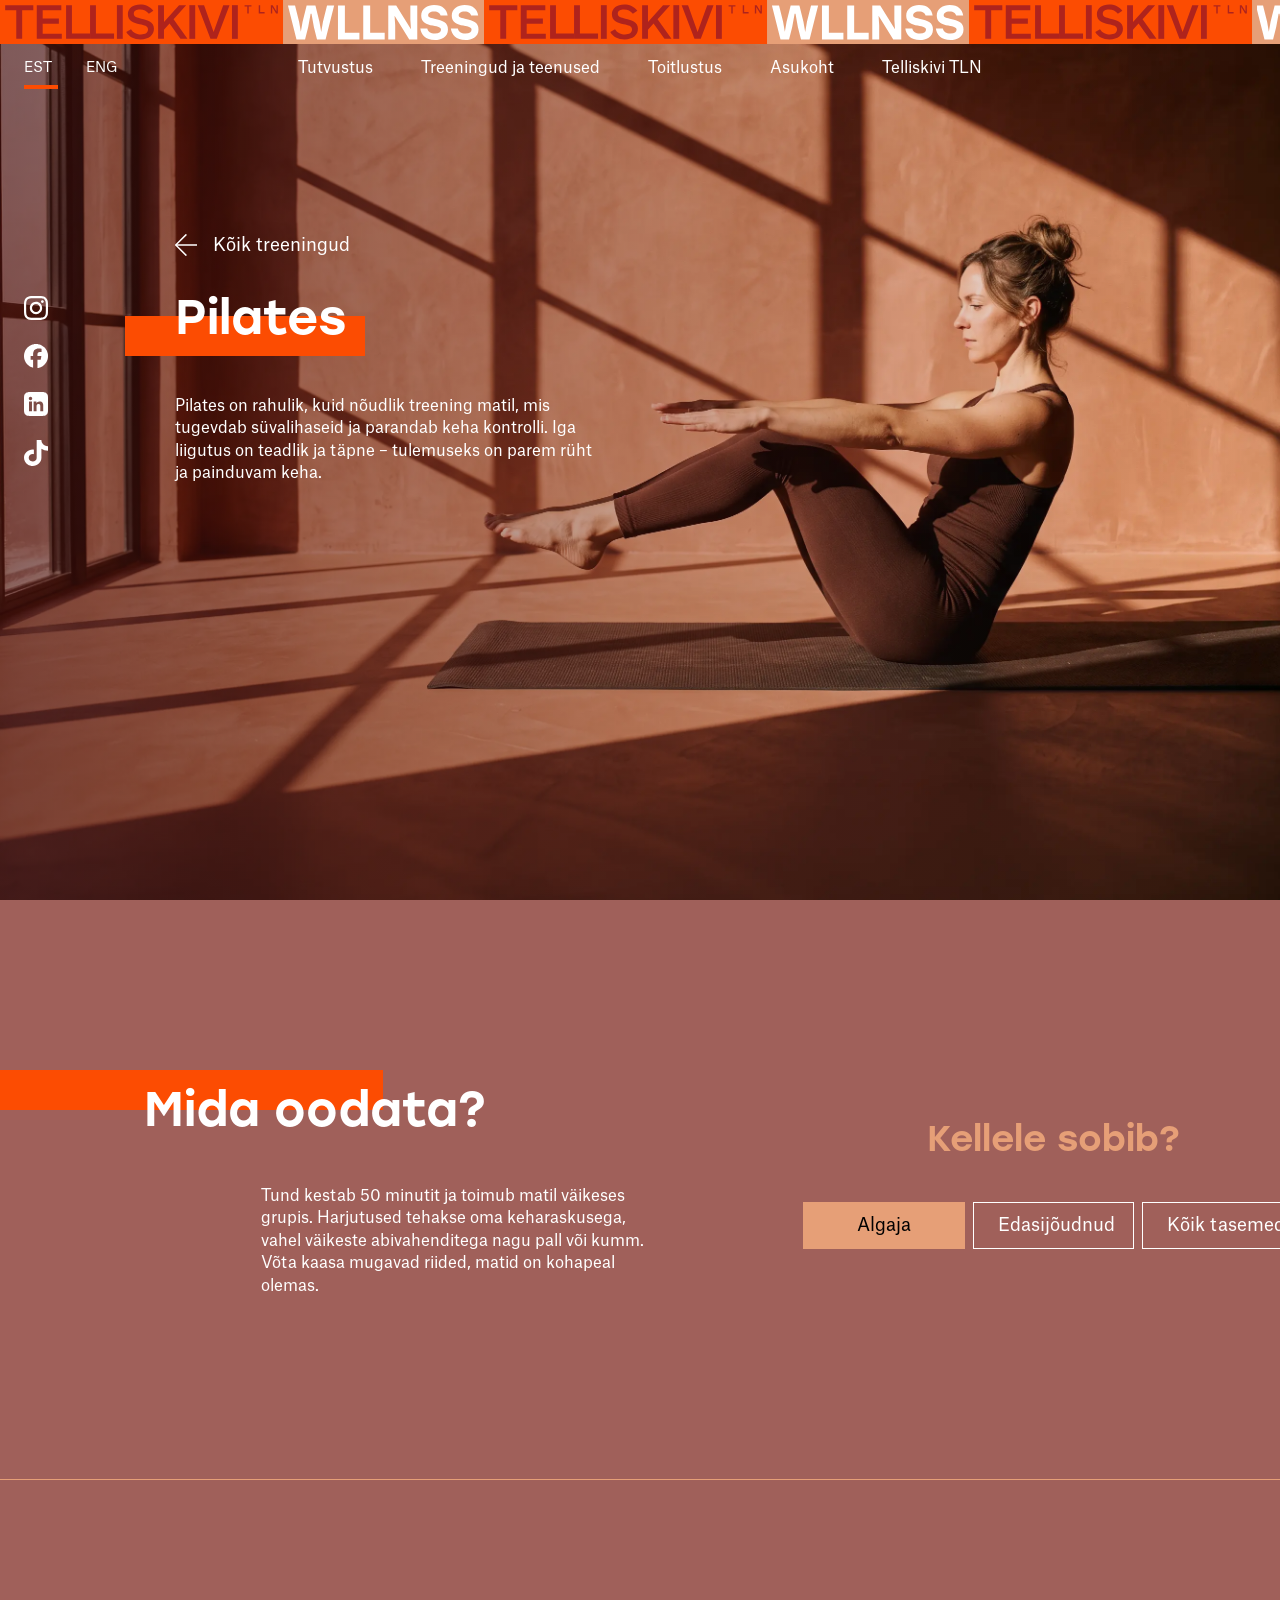
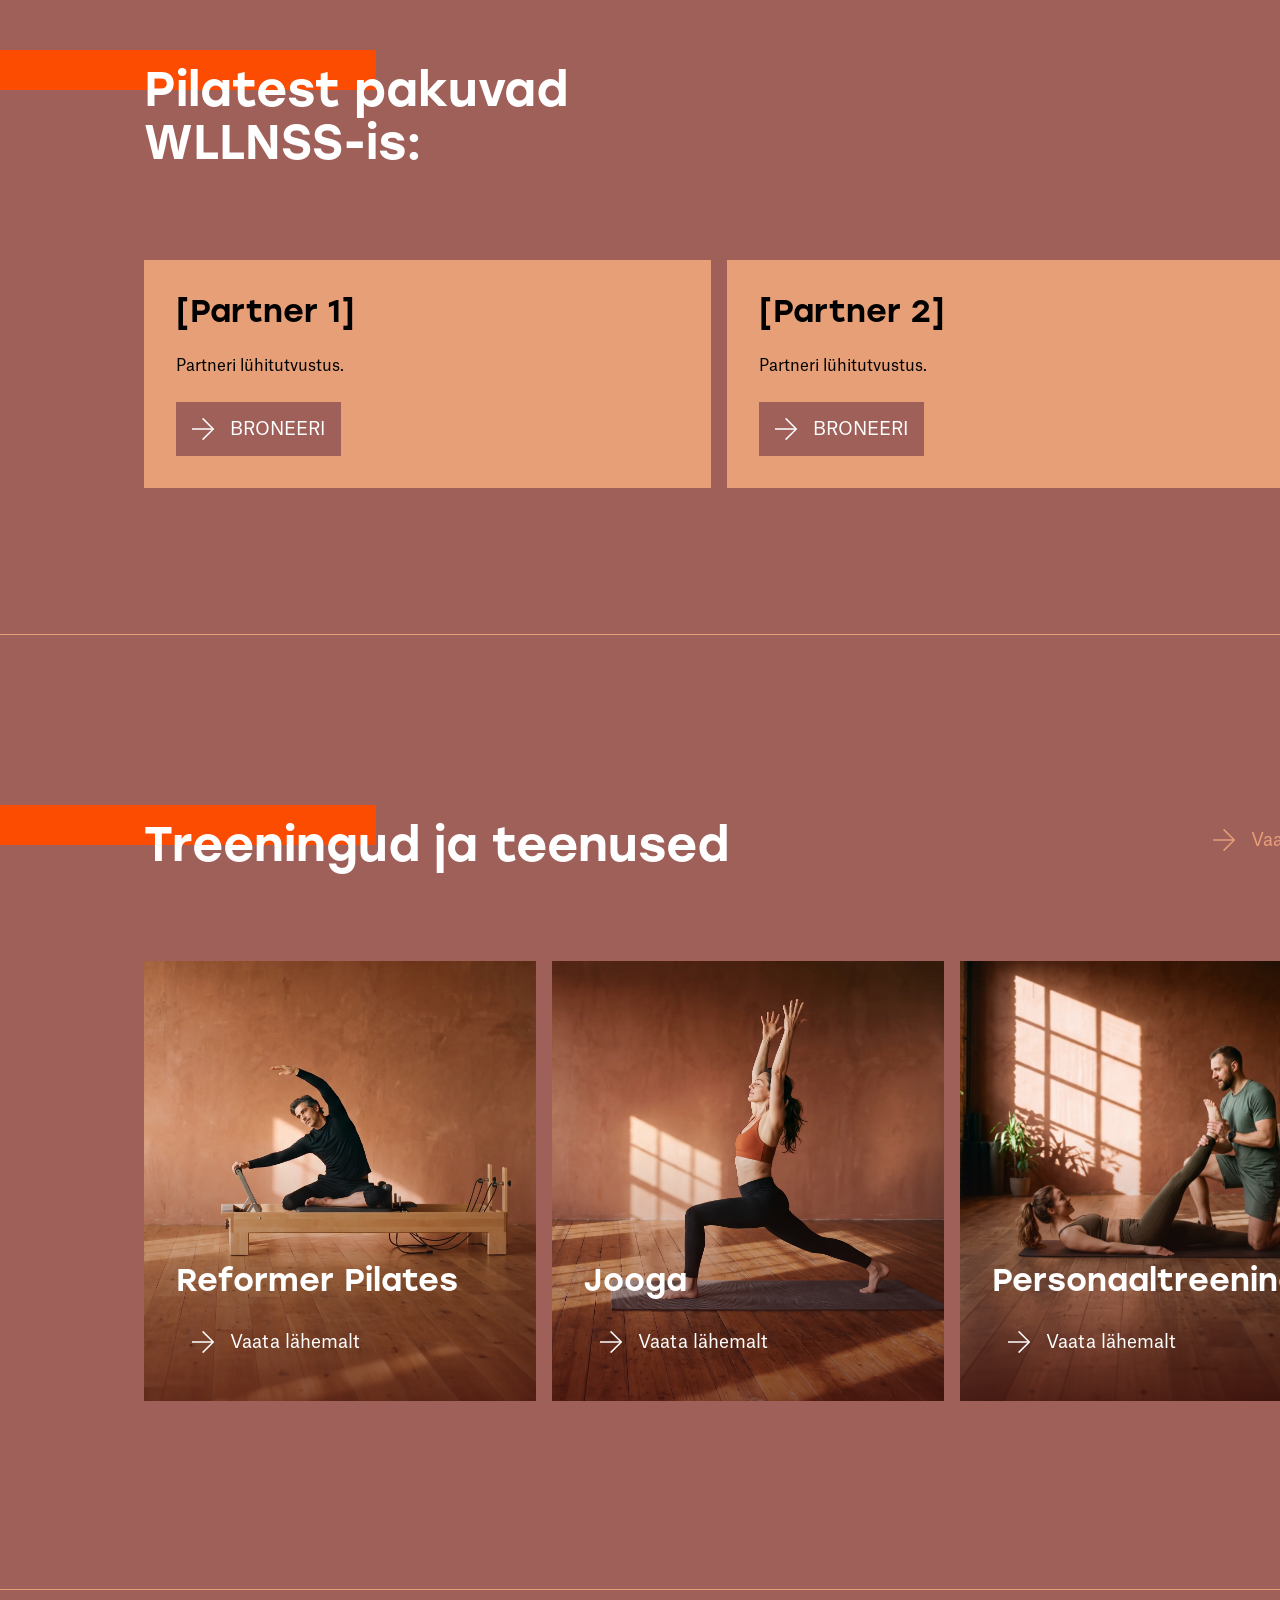
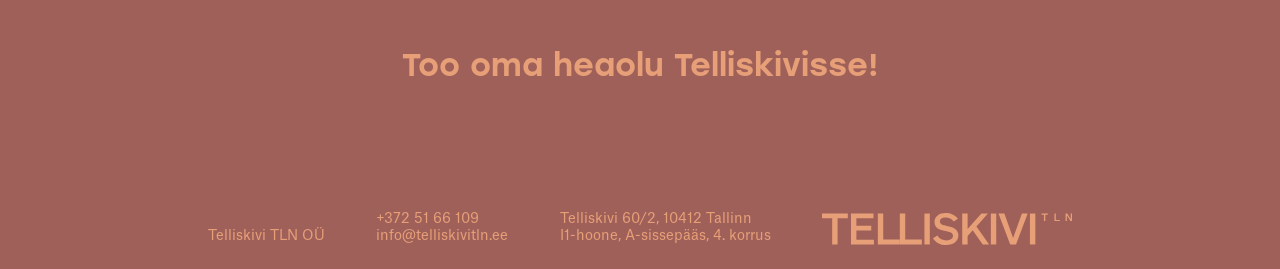
<file: pilates.html>
<!doctype html>
<html lang="et">
<head>
  <!-- @head -->
  <meta charset="utf-8">
  <meta name="viewport" content="width=device-width, initial-scale=1">
  <meta name="robots" content="noindex, nofollow">
  <meta name="theme-color" content="#A0605A">
  <link rel="stylesheet" href="assets/css/tokens.css">
  <link rel="stylesheet" href="assets/css/style.css">
  <!-- /@head -->
  <title>Pilates &ndash; WLLNSS</title>
</head>
<body>

  <!-- @header -->
  <svg class="sprite" aria-hidden="true" focusable="false" xmlns="http://www.w3.org/2000/svg">
    <!-- nool.svg (identical in this file and M-hoone), stroke -> currentColor -->
    <symbol id="ic-nool" viewBox="0 0 22 22">
      <path d="M0 11.0024H21.2067" stroke="currentColor" stroke-width="1.5" stroke-miterlimit="10" fill="none"/>
      <path d="M10.6033 0.367188L21.2637 11.0025L10.6033 21.6378" stroke="currentColor" stroke-width="1.5" stroke-miterlimit="10" fill="none"/>
    </symbol>
  </svg>

  <!-- Sticky header. Ticker and menu bar both stay at the top; the bar
       gets its 90% light background as soon as the page scrolls.
       Menu = main Telliskivi site menu, Figma "MENÜÜ EXPLORATION" 3:398:
       transparent 3:605, open 3:815, scrolled + open 3:1035.
       KOGUKOND is a main-site item and is left out on WLLNSS (Ken). -->
  <header class="hdr" data-header>
    <!-- Figma 2:59 — ticker-logo.svg is exactly one repeat period, so it tiles with no seam -->
    <a class="ticker" href="index.html" aria-label="Telliskivi TLN WLLNSS — avaleht">
      <span class="ticker__track"></span>
    </a>

    <div class="hdr__bar">
      <nav class="lang" aria-label="Keel">
        <a href="#" aria-current="true">EST</a>
        <a href="#" lang="en">ENG</a>
      </nav>

      <!-- Client 2026-10-14: menu out of the burger into the bar on desktop, like the
           main site's centre links (telliskivitln.ee). Not in Figma. -->
      <nav class="hdr__links" aria-label="Peamen&uuml;&uuml;">
        <a href="index.html#tutvustus">Tutvustus</a>
        <a href="treeningud.html" data-page="treeningud">Treeningud ja teenused</a>
        <a href="index.html#toitlustus">Toitlustus</a>
        <a href="index.html#asukoht">Asukoht</a>
        <a href="https://telliskivitln.ee" target="_blank" rel="noopener">Telliskivi TLN</a>
      </nav>

      <div class="hdr__right">
        <button class="hdr__menu-btn" data-burger aria-expanded="false" aria-controls="site-nav">
          <span class="hdr__menu-label">Men&uuml;&uuml;</span>
          <span class="hdr__burger" aria-hidden="true"><i></i><i></i><i></i></span>
          <img class="hdr__close" src="assets/img/sulge.svg" alt="" width="24" height="18">
        </button>
      </div>
    </div>

    <!-- Open menu — 3:1027 (transparent, blur only) / 3:1247 (scrolled, 90% light) -->
    <nav class="menu-drop" id="site-nav" data-nav>
      <!-- Menu (Ken, 2026-10-12; Toitlustus added 2026-10-14) — phones/tablets only, desktop has the links in the bar -->
      <a href="index.html#tutvustus">Tutvustus</a>
      <a href="treeningud.html" data-page="treeningud">Treeningud ja teenused</a>
      <a href="index.html#toitlustus">Toitlustus</a>
      <a href="index.html#asukoht">Asukoht</a>
      <a href="https://telliskivitln.ee" target="_blank" rel="noopener">Telliskivi TLN</a>
    </nav>
  </header>
  <!-- /@header -->

  <main>

    <!-- HERO — Figma 6:133 -->
    <section class="hero hero--detail hero--pilates">
      <img class="hero__img" src="assets/img/pilates_4.webp" alt="" fetchpriority="high">
      <div class="canvas">
        <a class="nupp nupp--back detail__back" href="treeningud.html" data-reveal><svg class="nupp__arrow" aria-hidden="true"><use href="#ic-nool"/></svg>K&otilde;ik treeningud</a>
        <span class="bar bar--hero" style="--bar-w: 240px" data-reveal aria-hidden="true"></span>
        <h1 class="hero__title h1" data-reveal>Pilates</h1>
        <p class="hero__text" data-reveal data-reveal-delay="80">Pilates on rahulik, kuid n&otilde;udlik treening matil, mis tugevdab s&uuml;valihaseid ja parandab keha kontrolli. Iga liigutus on teadlik ja t&auml;pne &ndash; tulemuseks on parem r&uuml;ht ja painduvam keha.</p>
        <!-- Category tags (10:175) — part of the filters feature, so the filters switch in tokens.css hides them too -->
        <div class="detail__tags" data-reveal data-reveal-delay="160">
          <a class="detail__tag" href="treeningud.html?f=move">Liikumine</a>
          <a class="detail__tag" href="treeningud.html?f=recover">Taastumine</a>
        </div>
      </div>

      <!-- Figma 2:201 — social.svg inlined (fill -> currentColor) with a link
           around each icon, so each one can change colour on hover.
           Outside .canvas so it is always 24px from the screen edge, not the 1440 canvas. -->
      <svg class="social" width="24" height="170" viewBox="0 0 24 170" fill="none" xmlns="http://www.w3.org/2000/svg">
          <a href="#" aria-label="Instagram"><rect y="0" width="24" height="24" fill="transparent"/><path d="M7.03179 0.077863C5.75504 0.139923 4.8817 0.343834 4.1192 0.640834C3.3301 0.946701 2.66069 1.35896 1.99571 2.02831C1.33074 2.69767 0.918457 3.36703 0.617002 4.15608C0.31998 4.91853 0.120488 5.7918 0.0628566 7.06846C0.00965865 8.35399 -0.00364083 8.76181 0.000792326 12.0199C0.00522549 15.2781 0.0229581 15.6859 0.0805892 16.967C0.142653 18.2437 0.346579 19.1169 0.643601 19.8794C0.949489 20.6684 1.36177 21.3378 2.03118 22.0027C2.70059 22.6676 3.36999 23.0755 4.1591 23.3813C4.9216 23.6783 5.79493 23.8778 7.07168 23.9354C8.35287 23.9931 8.76072 24.0064 12.0191 23.9975C15.2775 23.9931 15.6898 23.9753 16.9665 23.9177C18.2433 23.8556 19.1166 23.6517 19.8791 23.3547C20.6682 23.0444 21.3376 22.6366 22.0026 21.9673C22.6675 21.2979 23.0754 20.6285 23.3813 19.8395C23.6783 19.077 23.8778 18.2038 23.9354 16.9271C23.9931 15.646 24.0064 15.2382 23.9975 11.9801C23.9931 8.72191 23.9753 8.31409 23.9177 7.033C23.8556 5.75634 23.6517 4.88307 23.3547 4.12062C23.0444 3.33157 22.6365 2.66221 21.9671 1.99729C21.2977 1.33236 20.6283 0.920104 19.8392 0.61867C19.0767 0.32167 18.2034 0.122191 16.9266 0.0645645C15.6454 0.0069375 15.2376 -0.00636103 11.9792 0.00250466C8.72082 0.00693751 8.31297 0.0246689 7.03179 0.0822959M7.17365 21.7722C6.00329 21.7234 5.36935 21.5284 4.94377 21.3644C4.38519 21.1472 3.98177 20.8856 3.56062 20.469C3.13947 20.0478 2.87791 19.6489 2.66069 19.0903C2.49666 18.6648 2.29717 18.0309 2.24397 16.8606C2.18634 15.5973 2.17304 15.216 2.16418 12.0111C2.15974 8.80613 2.16861 8.42934 2.22624 7.16155C2.275 5.99128 2.47006 5.35738 2.63409 4.93183C2.85132 4.36886 3.10844 3.9699 3.52959 3.54878C3.95074 3.12766 4.34972 2.86612 4.9083 2.64891C5.32945 2.4849 5.96783 2.28542 7.13375 2.23223C8.40163 2.17017 8.77845 2.1613 11.9836 2.15243C15.1888 2.148 15.5701 2.15687 16.8335 2.21449C18.0039 2.26326 18.6378 2.4583 19.0634 2.62232C19.6264 2.83953 20.0254 3.09663 20.4465 3.51775C20.8677 3.93887 21.1292 4.33339 21.3465 4.89637C21.5105 5.31749 21.71 5.95582 21.7632 7.12165C21.8252 8.38945 21.8385 8.76624 21.843 11.9712C21.8474 15.1761 21.8385 15.5574 21.7809 16.8207C21.7322 17.991 21.5371 18.6249 21.3731 19.0504C21.1558 19.609 20.8987 20.0124 20.4776 20.4335C20.0564 20.8546 19.6574 21.1161 19.0989 21.3334C18.6777 21.4974 18.0393 21.6968 16.8734 21.75C15.6055 21.8077 15.2287 21.821 12.0235 21.8298C8.81835 21.8343 8.44153 21.8254 7.17365 21.7678M16.9576 5.58346C16.9576 6.37694 17.6049 7.0197 18.3984 7.0197C19.1919 7.0197 19.8392 6.3725 19.8348 5.57902C19.8348 4.78554 19.1875 4.13835 18.3895 4.14278C17.596 4.14278 16.9488 4.78998 16.9532 5.58346M5.83927 12.0066C5.8437 15.4111 8.60999 18.1639 12.0147 18.155C15.4193 18.1506 18.1723 15.3845 18.1679 11.9801C18.1635 8.57563 15.3972 5.82283 11.9925 5.8317C8.58783 5.83613 5.83483 8.60222 5.8437 12.0066M8.00265 12.0022C8.00265 9.79466 9.78478 7.99936 11.9969 7.99492C14.2046 7.99492 16.0001 9.77693 16.0045 11.9889C16.0045 14.1965 14.2224 15.9918 12.0102 15.9962C9.80251 15.9962 8.00708 14.2142 8.00265 12.0022Z" fill="currentColor"/></a>
          <a href="#" aria-label="Facebook"><rect y="48" width="24" height="24" fill="transparent"/><path d="M23.9828 59.4864V60.5717C23.9613 60.6106 23.9656 60.6539 23.9656 60.6971C23.9613 60.8485 23.9613 60.9955 23.944 61.1468C23.9225 61.3457 23.901 61.5446 23.8752 61.7435C23.8321 62.0721 23.7719 62.3964 23.6987 62.7207C23.5609 63.3175 23.3845 63.9055 23.1563 64.4763C22.9583 64.9779 22.7259 65.4665 22.4633 65.9378C22.2524 66.314 22.0242 66.6815 21.7703 67.0318C21.6024 67.2609 21.4345 67.4944 21.2494 67.7106C21.1289 67.8533 21.0127 67.996 20.8878 68.13C20.7501 68.2814 20.6124 68.4327 20.466 68.5754C20.2981 68.744 20.1216 68.904 19.9452 69.064C19.816 69.1808 19.6783 69.2975 19.5448 69.4099C19.3253 69.5915 19.0972 69.7602 18.8647 69.9245C18.473 70.2012 18.0684 70.4477 17.6509 70.6769C17.3409 70.8412 17.0267 70.9925 16.7082 71.1309C16.1873 71.3514 15.6536 71.5373 15.1112 71.6844C14.642 71.8097 14.1642 71.9092 13.6821 71.9784C13.6261 71.987 13.5702 71.9914 13.5099 72C13.4841 72 13.4626 71.987 13.4626 71.9611C13.4626 71.9265 13.4626 71.8919 13.4626 71.8573C13.4626 69.1981 13.4626 66.5345 13.4626 63.8752C13.4626 63.845 13.4626 63.8147 13.4626 63.7844C13.4626 63.7455 13.4798 63.7282 13.5185 63.7239C13.5616 63.7239 13.6046 63.7239 13.6434 63.7239C14.599 63.7239 15.5546 63.7239 16.5102 63.7239C16.5489 63.7239 16.5876 63.7239 16.6264 63.7239C16.6479 63.7239 16.6694 63.7153 16.691 63.7109C16.6996 63.685 16.7039 63.6634 16.7082 63.6418C16.7426 63.4645 16.7727 63.2872 16.8072 63.1056C16.8804 62.6948 16.9578 62.2883 17.031 61.8776C17.1128 61.4279 17.1946 60.9739 17.2807 60.5242C17.3022 60.4074 17.3237 60.2907 17.3452 60.1739C17.3538 60.135 17.3625 60.1004 17.3366 60.0615C17.2893 60.0399 17.2376 60.0485 17.1903 60.0485C15.9979 60.0485 14.8013 60.0485 13.6089 60.0485C13.4583 60.0485 13.4583 60.0485 13.4583 59.8929C13.4583 59.4605 13.4583 59.0281 13.4583 58.5957C13.4583 58.3622 13.4755 58.133 13.5099 57.9038C13.5487 57.6703 13.6046 57.4412 13.695 57.225C13.8328 56.9093 14.0351 56.6499 14.3235 56.4596C14.543 56.3126 14.7884 56.2175 15.0423 56.1569C15.3652 56.0791 15.6923 56.0445 16.0238 56.0402C16.1701 56.0402 16.3165 56.0402 16.4628 56.0402C16.7684 56.0359 17.0784 56.0575 17.384 56.0661C17.4184 56.0661 17.4528 56.0748 17.4873 56.0748C17.5088 56.0748 17.5303 56.0748 17.5519 56.0748C17.5734 56.0272 17.5648 55.984 17.5648 55.9451C17.5648 54.9289 17.5648 53.9085 17.5648 52.8923C17.5648 52.7367 17.5648 52.7496 17.427 52.7194C17.2764 52.6848 17.1257 52.6588 16.9751 52.6329C16.7039 52.5853 16.4284 52.5551 16.1529 52.5291C16.0453 52.5205 15.9377 52.5118 15.8301 52.5032C15.645 52.4902 15.4642 52.4686 15.2791 52.4643C14.9993 52.4599 14.7195 52.4643 14.4397 52.4643C14.4139 52.4643 14.388 52.4643 14.3579 52.4643C14.2073 52.4772 14.0609 52.4902 13.9102 52.5032C13.8069 52.5118 13.7036 52.5205 13.6003 52.5335C13.3937 52.568 13.1828 52.5983 12.9762 52.6459C12.4941 52.7496 12.0292 52.901 11.5901 53.1302C11.1123 53.381 10.6905 53.7009 10.3418 54.116C10.1309 54.3668 9.9501 54.6392 9.79944 54.9333C9.50243 55.5083 9.33456 56.1224 9.22694 56.758C9.19251 56.9612 9.16668 57.1601 9.14946 57.3633C9.13225 57.5752 9.11072 57.7871 9.10642 57.999C9.10642 58.2281 9.10642 58.453 9.10642 58.6821C9.10642 59.08 9.10642 59.4778 9.10642 59.8756C9.10642 59.9102 9.10642 59.9447 9.10642 59.9793C9.10642 60.0226 9.0849 60.0442 9.04185 60.0442C9.00311 60.0442 8.96437 60.0442 8.92563 60.0442C8.21969 60.0442 7.51375 60.0442 6.80781 60.0442C6.77338 60.0442 6.73894 60.0442 6.7045 60.0442C6.68298 60.0442 6.66146 60.0528 6.64424 60.0572C6.62272 60.1091 6.63133 60.1566 6.63133 60.1999C6.63133 61.3241 6.63133 62.444 6.63133 63.5682C6.63133 63.5942 6.63133 63.6245 6.63133 63.6504C6.63133 63.672 6.63994 63.6936 6.64854 63.7196C6.69589 63.7196 6.73464 63.7196 6.77768 63.7196C7.178 63.7196 7.57401 63.7196 7.97433 63.7196C8.30578 63.7196 8.63292 63.7196 8.96437 63.7196C9.00741 63.7196 9.05046 63.7109 9.0935 63.7369C9.0935 63.7498 9.10642 63.7715 9.10642 63.7888C9.10642 63.8234 9.10642 63.8579 9.10642 63.8925C9.10642 66.448 9.10642 69.0035 9.10642 71.5633C9.10642 71.5979 9.10642 71.6325 9.10642 71.6671C9.10642 71.6843 9.09781 71.7016 9.0892 71.7276C9.05907 71.7276 9.03324 71.7276 9.00741 71.7189C8.81802 71.6671 8.62862 71.6152 8.44353 71.559C7.98725 71.4163 7.54388 71.252 7.10913 71.053C6.55385 70.8023 6.02009 70.5169 5.51216 70.1839C5.11614 69.9245 4.73304 69.6478 4.37146 69.3451C4.08737 69.1116 3.81618 68.8608 3.55361 68.6014C3.41156 68.463 3.28242 68.3203 3.14898 68.1733C3.06289 68.0825 2.9768 67.9873 2.89502 67.8879C2.65397 67.5982 2.41722 67.3042 2.20199 66.9928C1.9179 66.5864 1.65532 66.1626 1.42288 65.7259C1.255 65.4146 1.10434 65.0946 0.9666 64.766C0.742765 64.2385 0.553366 63.6936 0.407013 63.1358C0.256355 62.5651 0.144438 61.9857 0.0841749 61.3976C0.0626524 61.1857 0.0411301 60.9782 0.0239121 60.7663C0.0109986 60.5847 0.00669603 60.4031 0.00239153 60.2258C-0.00191298 60.0485 -0.0019135 59.8712 0.0153045 59.694C0.0325225 59.5167 0.0239125 59.3394 0.0411305 59.1621C0.0583485 58.9935 0.0712623 58.8248 0.0884803 58.6562C0.118612 58.3665 0.161658 58.0811 0.217617 57.8001C0.31662 57.2639 0.450059 56.7407 0.626543 56.2218C0.742765 55.8716 0.876204 55.5256 1.02256 55.1884C1.20335 54.7776 1.40135 54.3798 1.62519 53.995C1.88346 53.5496 2.16325 53.1258 2.47748 52.7194C2.76158 52.3518 3.05859 51.993 3.38573 51.66C3.57513 51.4654 3.76453 51.2665 3.97545 51.0892C4.1218 50.9638 4.26385 50.8341 4.4102 50.7131C4.65986 50.5055 4.91814 50.3152 5.18071 50.1293C5.56812 49.8569 5.97274 49.6104 6.39027 49.3899C6.70881 49.2213 7.03165 49.0613 7.3674 48.9229C7.73759 48.7673 8.11638 48.6289 8.50379 48.5122C8.94285 48.3781 9.38621 48.27 9.83388 48.1879C10.1223 48.136 10.4064 48.0884 10.6991 48.0625C10.7938 48.0538 10.8885 48.0452 10.9875 48.0365C11.1554 48.0235 11.3232 48.0019 11.4911 48.0019C11.8398 47.9976 12.1884 48.0019 12.5371 48.0019C12.5758 48.0019 12.6146 48.0019 12.6533 48.0062C12.804 48.0192 12.9503 48.0322 13.101 48.0452C13.2129 48.0538 13.3248 48.0625 13.4324 48.0754C13.6735 48.11 13.9102 48.1446 14.147 48.1835C14.698 48.2787 15.236 48.417 15.7655 48.5943C16.1615 48.724 16.5446 48.8754 16.9234 49.044C17.4744 49.2948 18.0038 49.5802 18.5118 49.9088C18.8906 50.1553 19.2607 50.4233 19.6094 50.7131C19.8634 50.9249 20.113 51.1411 20.3498 51.3746C20.6511 51.6687 20.9395 51.98 21.2107 52.3043C21.512 52.6632 21.7875 53.035 22.0415 53.4242C22.2868 53.7961 22.5106 54.1852 22.713 54.583C22.9669 55.0889 23.1908 55.6121 23.3715 56.1483C23.4662 56.4207 23.548 56.6974 23.6212 56.9785C23.7116 57.3201 23.7848 57.666 23.845 58.0163C23.8838 58.2498 23.9139 58.4789 23.9397 58.7124C23.9613 58.9243 23.9828 59.1318 23.9828 59.348C23.9828 59.3783 23.9828 59.4086 23.9828 59.4388C23.9828 59.4561 23.9914 59.4734 24 59.4951L23.9828 59.4864Z" fill="currentColor"/></a>
          <a href="#" aria-label="LinkedIn"><rect y="96" width="24" height="24" fill="transparent"/><g clip-path="url(#social-clip)"><path fill-rule="evenodd" clip-rule="evenodd" d="M23.9985 113.91C23.9985 114.041 23.9944 114.326 23.9865 114.546C23.9672 115.085 23.9245 115.78 23.8599 116.096C23.7628 116.572 23.6164 117.021 23.4254 117.395C23.1994 117.838 22.9111 118.234 22.5685 118.576C22.2268 118.917 21.8309 119.204 21.3893 119.429C21.0134 119.621 20.5614 119.767 20.0829 119.864C19.7692 119.927 19.0796 119.969 18.5444 119.988C18.3239 119.996 18.0389 120 17.9082 120L6.09075 119.998C5.95932 119.998 5.6743 119.994 5.45436 119.986C4.91578 119.967 4.22056 119.924 3.90407 119.859C3.42807 119.762 2.9789 119.616 2.60501 119.425C2.16263 119.199 1.76656 118.911 1.42468 118.568C1.0835 118.226 0.796334 117.83 0.571211 117.389C0.379526 117.013 0.23308 116.561 0.136343 116.082C0.0732231 115.769 0.0312025 115.079 0.0122485 114.544C0.00438087 114.324 0.000447027 114.039 0.000447027 113.908L0.00223514 102.09C0.00223514 101.959 0.00616898 101.674 0.0142155 101.454C0.033527 100.915 0.0762629 100.22 0.140814 99.9036C0.237908 99.4276 0.384354 98.9785 0.575503 98.6046C0.80152 98.1622 1.08976 97.7661 1.43219 97.4242C1.77407 97.0831 2.16978 96.7959 2.61144 96.5708C2.9873 96.3793 3.43934 96.2326 3.91802 96.1361C4.23147 96.0728 4.92132 96.0308 5.45668 96.0118C5.67698 96.0039 5.962 96 6.09289 96L17.9103 96.0018C18.0418 96.0018 18.3268 96.0059 18.5467 96.0138C19.0853 96.0331 19.7805 96.0758 20.0972 96.1404C20.573 96.2375 21.0222 96.3839 21.3961 96.5749C21.8383 96.8009 22.2345 97.0891 22.5764 97.4317C22.9176 97.7734 23.2047 98.1693 23.4299 98.611C23.6215 98.9867 23.768 99.4387 23.8646 99.9174C23.9279 100.231 23.9699 100.921 23.9888 101.456C23.9967 101.676 24.0006 101.961 24.0006 102.092L23.9988 113.909L23.9985 113.91ZM6.49361 104.18C7.43487 104.18 8.19785 103.417 8.19785 102.475C8.19785 101.534 7.43487 100.771 6.49361 100.771C5.55235 100.771 4.78918 101.534 4.78918 102.475C4.78918 103.417 5.55235 104.18 6.49361 104.18ZM7.97953 105.614H5.00769V115.229H7.97953V105.614ZM18.8462 107.516C18.6433 107.077 18.4226 106.656 18.0366 106.345C17.6609 106.041 17.2217 105.757 16.7565 105.614C16.2288 105.453 15.8374 105.42 15.2872 105.444C14.195 105.489 12.9857 106.115 12.3713 107.013V105.614H9.63996V115.229H12.5392V110.069C12.5392 110.015 12.553 109.143 13.1945 108.564C13.9906 107.847 16.3046 107.807 16.3046 109.999L16.2973 115.229H19.211V109.023C19.211 108.509 19.0604 107.98 18.8464 107.516L18.8462 107.516Z" fill="currentColor"/></g></a>
          <a href="#" aria-label="TikTok"><rect y="144" width="24" height="26" fill="transparent"/><path d="M20.4153 149.212C18.9329 148.298 17.8627 146.837 17.5291 145.134C17.457 144.766 17.4175 144.388 17.4175 144H12.6858L12.678 161.914C12.5985 163.92 10.851 165.53 8.70827 165.53C8.04243 165.53 7.41519 165.373 6.86331 165.098C5.59735 164.469 4.73116 163.215 4.73116 161.773C4.73116 159.701 6.51546 158.015 8.70827 158.015C9.11769 158.015 9.51012 158.079 9.88187 158.189V153.625C9.49725 153.576 9.10667 153.545 8.70827 153.545C3.9068 153.545 0 157.236 0 161.773C0 164.556 1.47229 167.019 3.71793 168.509C5.13232 169.447 6.8532 170 8.70873 170C13.5107 170 17.4175 166.309 17.4175 161.773V152.689C19.273 153.947 21.5467 154.689 24 154.689V150.219C22.6784 150.219 21.4474 149.848 20.4153 149.212Z" fill="currentColor"/></a>
        <defs><clipPath id="social-clip"><rect width="24" height="24" transform="translate(0 96)"/></clipPath></defs>
      </svg>
    </section>

    <!-- MIDA OODATA / KELLELE SOBIB — Figma 6:186 -->
    <section class="mida">
      <div class="canvas">
        <span class="bar bar--orange" style="--bar-w: 393px" data-reveal aria-hidden="true"></span>
        <h2 class="mida__title h1" data-reveal>Mida oodata?</h2>
        <p class="mida__text" data-reveal data-reveal-delay="80">Tund kestab 50 minutit ja toimub matil v&auml;ikeses grupis. Harjutused tehakse oma keharaskusega, vahel v&auml;ikeste abivahenditega nagu pall v&otilde;i kumm. V&otilde;ta kaasa mugavad riided, matid on kohapeal olemas.</p>

        <div class="sobib" data-reveal data-reveal-delay="120">
          <p class="sobib__title">Kellele sobib?</p>
          <div class="sobib__row">
            <p class="sobib__tase is-on">Algaja</p>
            <p class="sobib__tase">Edasij&otilde;udnud</p>
            <p class="sobib__tase">K&otilde;ik tasemed</p>
          </div>
        </div>
      </div>
    </section>

    <!-- PARTNERID — Figma 6:216 -->
    <section class="partnerid">
      <div class="canvas">
        <span class="bar bar--orange" style="--bar-w: 386px" data-reveal aria-hidden="true"></span>
        <h2 class="partnerid__title h1" data-reveal>Pilatest pakuvad WLLNSS-is:</h2>
        <div class="partnerid__row" data-reveal data-reveal-delay="80">
          <div class="partner">
            <p class="partner__name">[Partner 1]</p>
            <p class="partner__intro">Partneri l&uuml;hitutvustus.</p>
            <!-- Partner's own booking URL goes here, with target="_blank" rel="noopener" (opens in a new tab) -->
            <a class="nupp nupp--tume" href="#"><svg class="nupp__arrow" aria-hidden="true"><use href="#ic-nool"/></svg>BRONEERI</a>
          </div>
          <div class="partner">
            <p class="partner__name">[Partner 2]</p>
            <p class="partner__intro">Partneri l&uuml;hitutvustus.</p>
            <!-- Partner's own booking URL goes here, with target="_blank" rel="noopener" (opens in a new tab) -->
            <a class="nupp nupp--tume" href="#"><svg class="nupp__arrow" aria-hidden="true"><use href="#ic-nool"/></svg>BRONEERI</a>
          </div>
        </div>
      </div>
    </section>

    <!-- TEISED TREENINGUD — Figma 10:177 (homepage slider on white) -->
    <section class="treeningud teised">
      <div class="canvas">
        <span class="bar bar--orange" style="--bar-w: 386px" data-reveal aria-hidden="true"></span>
        <h2 class="treeningud__title h1" data-reveal>Treeningud ja teenused</h2>
        <a class="nupp treeningud__all" href="treeningud.html" data-reveal data-reveal-delay="80"><svg class="nupp__arrow" aria-hidden="true"><use href="#ic-nool"/></svg>Vaata k&otilde;iki</a>
      </div>

      <div class="slider" data-slider>
        <div class="slider__track" data-slider-track>
          <a class="ala" href="reformer-pilates.html">
            <img class="ala__img ala__img--reformer" src="assets/img/reformer_5.webp" alt="" loading="lazy">
            <span class="ala__body">
              <span class="ala__title">Reformer Pilates</span>
              <span class="nupp ala__nupp"><svg class="nupp__arrow" aria-hidden="true"><use href="#ic-nool"/></svg>Vaata l&auml;hemalt</span>
            </span>
          </a>
          <a class="ala" href="jooga.html">
            <img class="ala__img ala__img--yoga" src="assets/img/yoga_4.webp" alt="" loading="lazy">
            <span class="ala__body">
              <span class="ala__title">Jooga</span>
              <span class="nupp ala__nupp"><svg class="nupp__arrow" aria-hidden="true"><use href="#ic-nool"/></svg>Vaata l&auml;hemalt</span>
            </span>
          </a>
          <a class="ala" href="personaaltreening.html">
            <img class="ala__img ala__img--personaaltreening" src="assets/img/personaaltreening_4.webp" alt="" loading="lazy">
            <span class="ala__body">
              <span class="ala__title">Personaaltreening</span>
              <span class="nupp ala__nupp"><svg class="nupp__arrow" aria-hidden="true"><use href="#ic-nool"/></svg>Vaata l&auml;hemalt</span>
            </span>
          </a>
          <a class="ala" href="reformer-pilates.html">
            <img class="ala__img ala__img--reformer" src="assets/img/reformer_5.webp" alt="" loading="lazy">
            <span class="ala__body">
              <span class="ala__title">Reformer Pilates</span>
              <span class="nupp ala__nupp"><svg class="nupp__arrow" aria-hidden="true"><use href="#ic-nool"/></svg>Vaata l&auml;hemalt</span>
            </span>
          </a>
        </div>
      </div>

      <div class="canvas">
        <div class="slider__nav">
          <button class="nupp nupp-round nupp-round--back" type="button" data-slider-prev aria-label="Eelmised"><svg class="nupp__arrow" aria-hidden="true"><use href="#ic-nool"/></svg></button>
          <button class="nupp nupp-round" type="button" data-slider-next aria-label="J&auml;rgmised"><svg class="nupp__arrow" aria-hidden="true"><use href="#ic-nool"/></svg></button>
        </div>
      </div>
    </section>

  </main>

  <!-- @footer -->
  <!-- Figma "Telliskivi – Web" 5647:5353 -->
  <footer class="ftr">
    <div class="ftr__inner">
      <p class="ftr__title">Too oma heaolu Telliskivisse!</p>

      <div class="ftr__info">
        <p>Telliskivi TLN O&Uuml;</p>
        <p><a href="tel:+3725166109">+372 51 66 109</a><br><a href="mailto:info@telliskivitln.ee">info@telliskivitln.ee</a></p>
        <p>Telliskivi 60/2, 10412 Tallinn<br>I1-hoone, A-sissep&auml;&auml;s, 4. korrus</p>
        <img class="ftr__logo" src="assets/img/footer-logo.svg" alt="Telliskivi TLN" width="250" height="32">
      </div>
    </div>
  </footer>
  <!-- /@footer -->

  <script src="assets/js/main.js"></script>
</body>
</html>
</file>
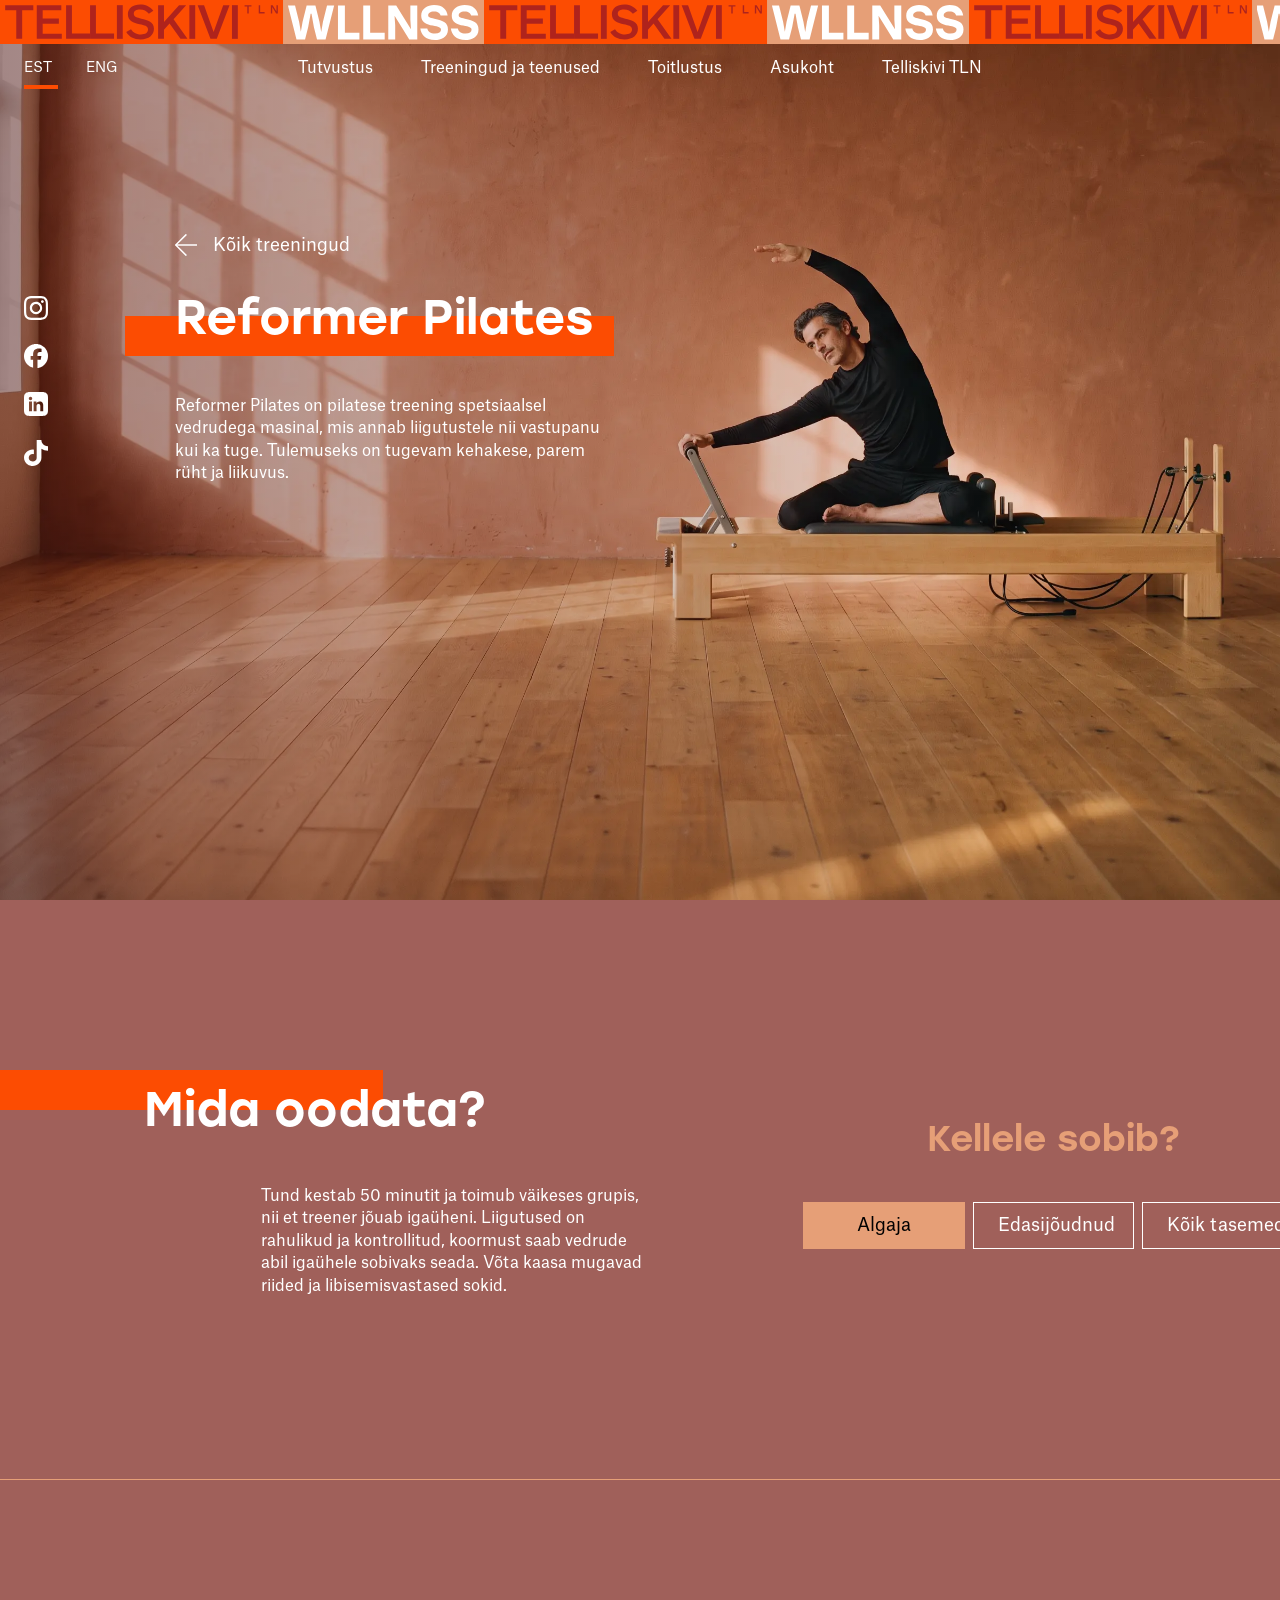
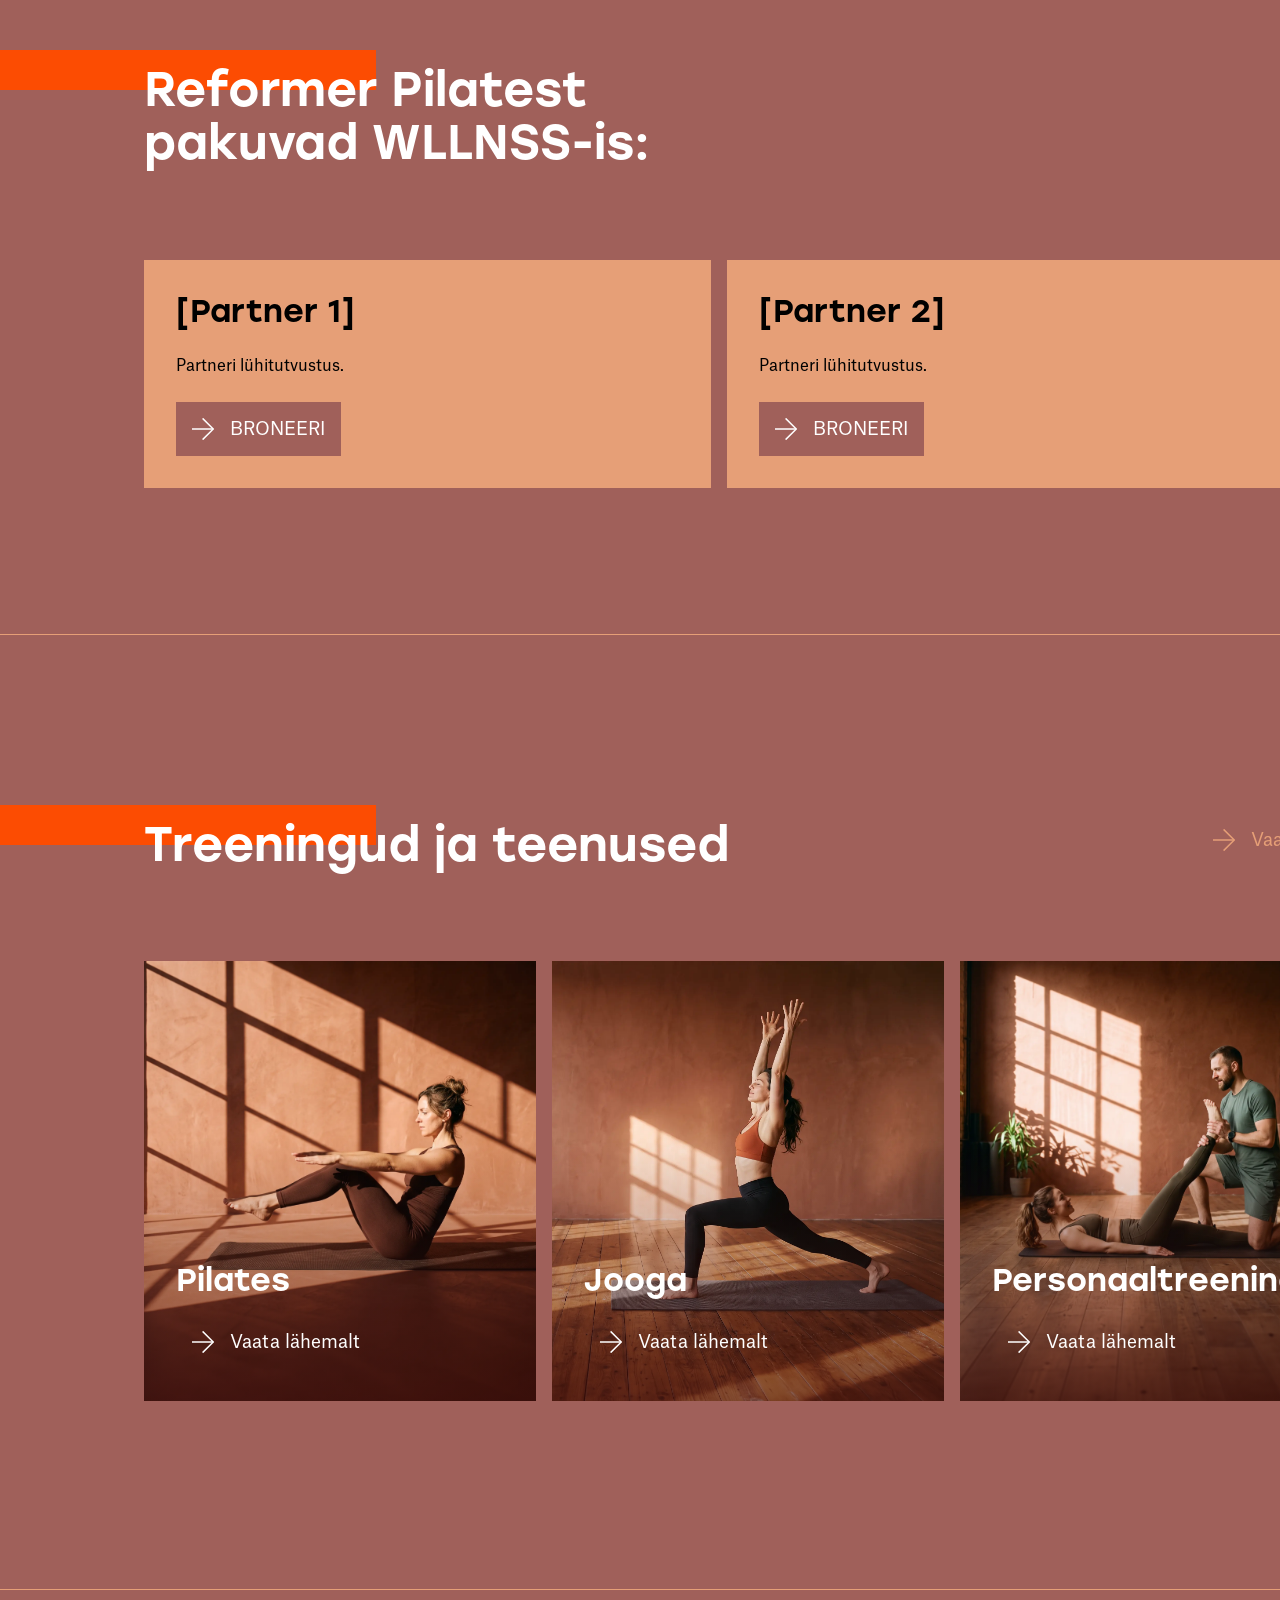
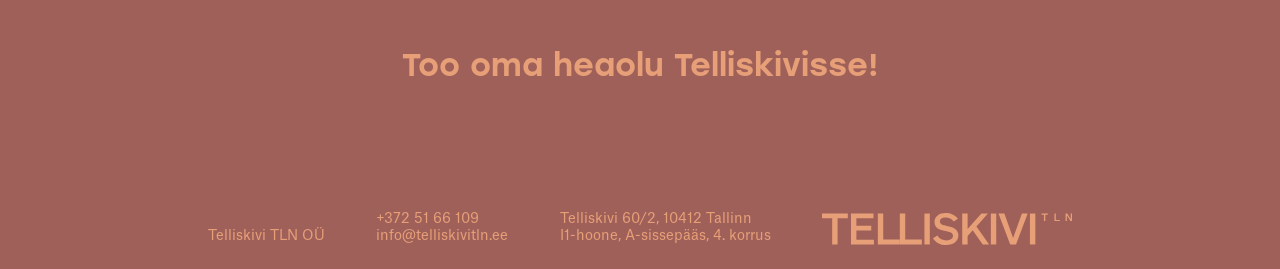
<file: reformer-pilates.html>
<!doctype html>
<html lang="et">
<head>
  <!-- @head -->
  <meta charset="utf-8">
  <meta name="viewport" content="width=device-width, initial-scale=1">
  <meta name="robots" content="noindex, nofollow">
  <meta name="theme-color" content="#A0605A">
  <link rel="stylesheet" href="assets/css/tokens.css">
  <link rel="stylesheet" href="assets/css/style.css">
  <!-- /@head -->
  <title>Reformer Pilates &ndash; WLLNSS</title>
</head>
<body>

  <!-- @header -->
  <svg class="sprite" aria-hidden="true" focusable="false" xmlns="http://www.w3.org/2000/svg">
    <!-- nool.svg (identical in this file and M-hoone), stroke -> currentColor -->
    <symbol id="ic-nool" viewBox="0 0 22 22">
      <path d="M0 11.0024H21.2067" stroke="currentColor" stroke-width="1.5" stroke-miterlimit="10" fill="none"/>
      <path d="M10.6033 0.367188L21.2637 11.0025L10.6033 21.6378" stroke="currentColor" stroke-width="1.5" stroke-miterlimit="10" fill="none"/>
    </symbol>
  </svg>

  <!-- Sticky header. Ticker and menu bar both stay at the top; the bar
       gets its 90% light background as soon as the page scrolls.
       Menu = main Telliskivi site menu, Figma "MENÜÜ EXPLORATION" 3:398:
       transparent 3:605, open 3:815, scrolled + open 3:1035.
       KOGUKOND is a main-site item and is left out on WLLNSS (Ken). -->
  <header class="hdr" data-header>
    <!-- Figma 2:59 — ticker-logo.svg is exactly one repeat period, so it tiles with no seam -->
    <a class="ticker" href="index.html" aria-label="Telliskivi TLN WLLNSS — avaleht">
      <span class="ticker__track"></span>
    </a>

    <div class="hdr__bar">
      <nav class="lang" aria-label="Keel">
        <a href="#" aria-current="true">EST</a>
        <a href="#" lang="en">ENG</a>
      </nav>

      <!-- Client 2026-10-14: menu out of the burger into the bar on desktop, like the
           main site's centre links (telliskivitln.ee). Not in Figma. -->
      <nav class="hdr__links" aria-label="Peamen&uuml;&uuml;">
        <a href="index.html#tutvustus">Tutvustus</a>
        <a href="treeningud.html" data-page="treeningud">Treeningud ja teenused</a>
        <a href="index.html#toitlustus">Toitlustus</a>
        <a href="index.html#asukoht">Asukoht</a>
        <a href="https://telliskivitln.ee" target="_blank" rel="noopener">Telliskivi TLN</a>
      </nav>

      <div class="hdr__right">
        <button class="hdr__menu-btn" data-burger aria-expanded="false" aria-controls="site-nav">
          <span class="hdr__menu-label">Men&uuml;&uuml;</span>
          <span class="hdr__burger" aria-hidden="true"><i></i><i></i><i></i></span>
          <img class="hdr__close" src="assets/img/sulge.svg" alt="" width="24" height="18">
        </button>
      </div>
    </div>

    <!-- Open menu — 3:1027 (transparent, blur only) / 3:1247 (scrolled, 90% light) -->
    <nav class="menu-drop" id="site-nav" data-nav>
      <!-- Menu (Ken, 2026-10-12; Toitlustus added 2026-10-14) — phones/tablets only, desktop has the links in the bar -->
      <a href="index.html#tutvustus">Tutvustus</a>
      <a href="treeningud.html" data-page="treeningud">Treeningud ja teenused</a>
      <a href="index.html#toitlustus">Toitlustus</a>
      <a href="index.html#asukoht">Asukoht</a>
      <a href="https://telliskivitln.ee" target="_blank" rel="noopener">Telliskivi TLN</a>
    </nav>
  </header>
  <!-- /@header -->

  <main>

    <!-- HERO — Figma 6:133 -->
    <section class="hero hero--detail">
      <img class="hero__img" src="assets/img/reformer_5.webp" alt="" fetchpriority="high">
      <div class="canvas">
        <a class="nupp nupp--back detail__back" href="treeningud.html" data-reveal><svg class="nupp__arrow" aria-hidden="true"><use href="#ic-nool"/></svg>K&otilde;ik treeningud</a>
        <span class="bar bar--hero" data-reveal aria-hidden="true"></span>
        <h1 class="hero__title h1" data-reveal>Reformer Pilates</h1>
        <p class="hero__text" data-reveal data-reveal-delay="80">Reformer Pilates on pilatese treening spetsiaalsel vedrudega masinal, mis annab liigutustele nii vastupanu kui ka tuge. Tulemuseks on tugevam kehakese, parem r&uuml;ht ja liikuvus.</p>
        <!-- Category tags (10:175) — part of the filters feature, so the filters switch in tokens.css hides them too -->
        <div class="detail__tags" data-reveal data-reveal-delay="160">
          <a class="detail__tag" href="treeningud.html?f=move">Liikumine</a>
        </div>
      </div>

      <!-- Figma 2:201 — social.svg inlined (fill -> currentColor) with a link
           around each icon, so each one can change colour on hover.
           Outside .canvas so it is always 24px from the screen edge, not the 1440 canvas. -->
      <svg class="social" width="24" height="170" viewBox="0 0 24 170" fill="none" xmlns="http://www.w3.org/2000/svg">
          <a href="#" aria-label="Instagram"><rect y="0" width="24" height="24" fill="transparent"/><path d="M7.03179 0.077863C5.75504 0.139923 4.8817 0.343834 4.1192 0.640834C3.3301 0.946701 2.66069 1.35896 1.99571 2.02831C1.33074 2.69767 0.918457 3.36703 0.617002 4.15608C0.31998 4.91853 0.120488 5.7918 0.0628566 7.06846C0.00965865 8.35399 -0.00364083 8.76181 0.000792326 12.0199C0.00522549 15.2781 0.0229581 15.6859 0.0805892 16.967C0.142653 18.2437 0.346579 19.1169 0.643601 19.8794C0.949489 20.6684 1.36177 21.3378 2.03118 22.0027C2.70059 22.6676 3.36999 23.0755 4.1591 23.3813C4.9216 23.6783 5.79493 23.8778 7.07168 23.9354C8.35287 23.9931 8.76072 24.0064 12.0191 23.9975C15.2775 23.9931 15.6898 23.9753 16.9665 23.9177C18.2433 23.8556 19.1166 23.6517 19.8791 23.3547C20.6682 23.0444 21.3376 22.6366 22.0026 21.9673C22.6675 21.2979 23.0754 20.6285 23.3813 19.8395C23.6783 19.077 23.8778 18.2038 23.9354 16.9271C23.9931 15.646 24.0064 15.2382 23.9975 11.9801C23.9931 8.72191 23.9753 8.31409 23.9177 7.033C23.8556 5.75634 23.6517 4.88307 23.3547 4.12062C23.0444 3.33157 22.6365 2.66221 21.9671 1.99729C21.2977 1.33236 20.6283 0.920104 19.8392 0.61867C19.0767 0.32167 18.2034 0.122191 16.9266 0.0645645C15.6454 0.0069375 15.2376 -0.00636103 11.9792 0.00250466C8.72082 0.00693751 8.31297 0.0246689 7.03179 0.0822959M7.17365 21.7722C6.00329 21.7234 5.36935 21.5284 4.94377 21.3644C4.38519 21.1472 3.98177 20.8856 3.56062 20.469C3.13947 20.0478 2.87791 19.6489 2.66069 19.0903C2.49666 18.6648 2.29717 18.0309 2.24397 16.8606C2.18634 15.5973 2.17304 15.216 2.16418 12.0111C2.15974 8.80613 2.16861 8.42934 2.22624 7.16155C2.275 5.99128 2.47006 5.35738 2.63409 4.93183C2.85132 4.36886 3.10844 3.9699 3.52959 3.54878C3.95074 3.12766 4.34972 2.86612 4.9083 2.64891C5.32945 2.4849 5.96783 2.28542 7.13375 2.23223C8.40163 2.17017 8.77845 2.1613 11.9836 2.15243C15.1888 2.148 15.5701 2.15687 16.8335 2.21449C18.0039 2.26326 18.6378 2.4583 19.0634 2.62232C19.6264 2.83953 20.0254 3.09663 20.4465 3.51775C20.8677 3.93887 21.1292 4.33339 21.3465 4.89637C21.5105 5.31749 21.71 5.95582 21.7632 7.12165C21.8252 8.38945 21.8385 8.76624 21.843 11.9712C21.8474 15.1761 21.8385 15.5574 21.7809 16.8207C21.7322 17.991 21.5371 18.6249 21.3731 19.0504C21.1558 19.609 20.8987 20.0124 20.4776 20.4335C20.0564 20.8546 19.6574 21.1161 19.0989 21.3334C18.6777 21.4974 18.0393 21.6968 16.8734 21.75C15.6055 21.8077 15.2287 21.821 12.0235 21.8298C8.81835 21.8343 8.44153 21.8254 7.17365 21.7678M16.9576 5.58346C16.9576 6.37694 17.6049 7.0197 18.3984 7.0197C19.1919 7.0197 19.8392 6.3725 19.8348 5.57902C19.8348 4.78554 19.1875 4.13835 18.3895 4.14278C17.596 4.14278 16.9488 4.78998 16.9532 5.58346M5.83927 12.0066C5.8437 15.4111 8.60999 18.1639 12.0147 18.155C15.4193 18.1506 18.1723 15.3845 18.1679 11.9801C18.1635 8.57563 15.3972 5.82283 11.9925 5.8317C8.58783 5.83613 5.83483 8.60222 5.8437 12.0066M8.00265 12.0022C8.00265 9.79466 9.78478 7.99936 11.9969 7.99492C14.2046 7.99492 16.0001 9.77693 16.0045 11.9889C16.0045 14.1965 14.2224 15.9918 12.0102 15.9962C9.80251 15.9962 8.00708 14.2142 8.00265 12.0022Z" fill="currentColor"/></a>
          <a href="#" aria-label="Facebook"><rect y="48" width="24" height="24" fill="transparent"/><path d="M23.9828 59.4864V60.5717C23.9613 60.6106 23.9656 60.6539 23.9656 60.6971C23.9613 60.8485 23.9613 60.9955 23.944 61.1468C23.9225 61.3457 23.901 61.5446 23.8752 61.7435C23.8321 62.0721 23.7719 62.3964 23.6987 62.7207C23.5609 63.3175 23.3845 63.9055 23.1563 64.4763C22.9583 64.9779 22.7259 65.4665 22.4633 65.9378C22.2524 66.314 22.0242 66.6815 21.7703 67.0318C21.6024 67.2609 21.4345 67.4944 21.2494 67.7106C21.1289 67.8533 21.0127 67.996 20.8878 68.13C20.7501 68.2814 20.6124 68.4327 20.466 68.5754C20.2981 68.744 20.1216 68.904 19.9452 69.064C19.816 69.1808 19.6783 69.2975 19.5448 69.4099C19.3253 69.5915 19.0972 69.7602 18.8647 69.9245C18.473 70.2012 18.0684 70.4477 17.6509 70.6769C17.3409 70.8412 17.0267 70.9925 16.7082 71.1309C16.1873 71.3514 15.6536 71.5373 15.1112 71.6844C14.642 71.8097 14.1642 71.9092 13.6821 71.9784C13.6261 71.987 13.5702 71.9914 13.5099 72C13.4841 72 13.4626 71.987 13.4626 71.9611C13.4626 71.9265 13.4626 71.8919 13.4626 71.8573C13.4626 69.1981 13.4626 66.5345 13.4626 63.8752C13.4626 63.845 13.4626 63.8147 13.4626 63.7844C13.4626 63.7455 13.4798 63.7282 13.5185 63.7239C13.5616 63.7239 13.6046 63.7239 13.6434 63.7239C14.599 63.7239 15.5546 63.7239 16.5102 63.7239C16.5489 63.7239 16.5876 63.7239 16.6264 63.7239C16.6479 63.7239 16.6694 63.7153 16.691 63.7109C16.6996 63.685 16.7039 63.6634 16.7082 63.6418C16.7426 63.4645 16.7727 63.2872 16.8072 63.1056C16.8804 62.6948 16.9578 62.2883 17.031 61.8776C17.1128 61.4279 17.1946 60.9739 17.2807 60.5242C17.3022 60.4074 17.3237 60.2907 17.3452 60.1739C17.3538 60.135 17.3625 60.1004 17.3366 60.0615C17.2893 60.0399 17.2376 60.0485 17.1903 60.0485C15.9979 60.0485 14.8013 60.0485 13.6089 60.0485C13.4583 60.0485 13.4583 60.0485 13.4583 59.8929C13.4583 59.4605 13.4583 59.0281 13.4583 58.5957C13.4583 58.3622 13.4755 58.133 13.5099 57.9038C13.5487 57.6703 13.6046 57.4412 13.695 57.225C13.8328 56.9093 14.0351 56.6499 14.3235 56.4596C14.543 56.3126 14.7884 56.2175 15.0423 56.1569C15.3652 56.0791 15.6923 56.0445 16.0238 56.0402C16.1701 56.0402 16.3165 56.0402 16.4628 56.0402C16.7684 56.0359 17.0784 56.0575 17.384 56.0661C17.4184 56.0661 17.4528 56.0748 17.4873 56.0748C17.5088 56.0748 17.5303 56.0748 17.5519 56.0748C17.5734 56.0272 17.5648 55.984 17.5648 55.9451C17.5648 54.9289 17.5648 53.9085 17.5648 52.8923C17.5648 52.7367 17.5648 52.7496 17.427 52.7194C17.2764 52.6848 17.1257 52.6588 16.9751 52.6329C16.7039 52.5853 16.4284 52.5551 16.1529 52.5291C16.0453 52.5205 15.9377 52.5118 15.8301 52.5032C15.645 52.4902 15.4642 52.4686 15.2791 52.4643C14.9993 52.4599 14.7195 52.4643 14.4397 52.4643C14.4139 52.4643 14.388 52.4643 14.3579 52.4643C14.2073 52.4772 14.0609 52.4902 13.9102 52.5032C13.8069 52.5118 13.7036 52.5205 13.6003 52.5335C13.3937 52.568 13.1828 52.5983 12.9762 52.6459C12.4941 52.7496 12.0292 52.901 11.5901 53.1302C11.1123 53.381 10.6905 53.7009 10.3418 54.116C10.1309 54.3668 9.9501 54.6392 9.79944 54.9333C9.50243 55.5083 9.33456 56.1224 9.22694 56.758C9.19251 56.9612 9.16668 57.1601 9.14946 57.3633C9.13225 57.5752 9.11072 57.7871 9.10642 57.999C9.10642 58.2281 9.10642 58.453 9.10642 58.6821C9.10642 59.08 9.10642 59.4778 9.10642 59.8756C9.10642 59.9102 9.10642 59.9447 9.10642 59.9793C9.10642 60.0226 9.0849 60.0442 9.04185 60.0442C9.00311 60.0442 8.96437 60.0442 8.92563 60.0442C8.21969 60.0442 7.51375 60.0442 6.80781 60.0442C6.77338 60.0442 6.73894 60.0442 6.7045 60.0442C6.68298 60.0442 6.66146 60.0528 6.64424 60.0572C6.62272 60.1091 6.63133 60.1566 6.63133 60.1999C6.63133 61.3241 6.63133 62.444 6.63133 63.5682C6.63133 63.5942 6.63133 63.6245 6.63133 63.6504C6.63133 63.672 6.63994 63.6936 6.64854 63.7196C6.69589 63.7196 6.73464 63.7196 6.77768 63.7196C7.178 63.7196 7.57401 63.7196 7.97433 63.7196C8.30578 63.7196 8.63292 63.7196 8.96437 63.7196C9.00741 63.7196 9.05046 63.7109 9.0935 63.7369C9.0935 63.7498 9.10642 63.7715 9.10642 63.7888C9.10642 63.8234 9.10642 63.8579 9.10642 63.8925C9.10642 66.448 9.10642 69.0035 9.10642 71.5633C9.10642 71.5979 9.10642 71.6325 9.10642 71.6671C9.10642 71.6843 9.09781 71.7016 9.0892 71.7276C9.05907 71.7276 9.03324 71.7276 9.00741 71.7189C8.81802 71.6671 8.62862 71.6152 8.44353 71.559C7.98725 71.4163 7.54388 71.252 7.10913 71.053C6.55385 70.8023 6.02009 70.5169 5.51216 70.1839C5.11614 69.9245 4.73304 69.6478 4.37146 69.3451C4.08737 69.1116 3.81618 68.8608 3.55361 68.6014C3.41156 68.463 3.28242 68.3203 3.14898 68.1733C3.06289 68.0825 2.9768 67.9873 2.89502 67.8879C2.65397 67.5982 2.41722 67.3042 2.20199 66.9928C1.9179 66.5864 1.65532 66.1626 1.42288 65.7259C1.255 65.4146 1.10434 65.0946 0.9666 64.766C0.742765 64.2385 0.553366 63.6936 0.407013 63.1358C0.256355 62.5651 0.144438 61.9857 0.0841749 61.3976C0.0626524 61.1857 0.0411301 60.9782 0.0239121 60.7663C0.0109986 60.5847 0.00669603 60.4031 0.00239153 60.2258C-0.00191298 60.0485 -0.0019135 59.8712 0.0153045 59.694C0.0325225 59.5167 0.0239125 59.3394 0.0411305 59.1621C0.0583485 58.9935 0.0712623 58.8248 0.0884803 58.6562C0.118612 58.3665 0.161658 58.0811 0.217617 57.8001C0.31662 57.2639 0.450059 56.7407 0.626543 56.2218C0.742765 55.8716 0.876204 55.5256 1.02256 55.1884C1.20335 54.7776 1.40135 54.3798 1.62519 53.995C1.88346 53.5496 2.16325 53.1258 2.47748 52.7194C2.76158 52.3518 3.05859 51.993 3.38573 51.66C3.57513 51.4654 3.76453 51.2665 3.97545 51.0892C4.1218 50.9638 4.26385 50.8341 4.4102 50.7131C4.65986 50.5055 4.91814 50.3152 5.18071 50.1293C5.56812 49.8569 5.97274 49.6104 6.39027 49.3899C6.70881 49.2213 7.03165 49.0613 7.3674 48.9229C7.73759 48.7673 8.11638 48.6289 8.50379 48.5122C8.94285 48.3781 9.38621 48.27 9.83388 48.1879C10.1223 48.136 10.4064 48.0884 10.6991 48.0625C10.7938 48.0538 10.8885 48.0452 10.9875 48.0365C11.1554 48.0235 11.3232 48.0019 11.4911 48.0019C11.8398 47.9976 12.1884 48.0019 12.5371 48.0019C12.5758 48.0019 12.6146 48.0019 12.6533 48.0062C12.804 48.0192 12.9503 48.0322 13.101 48.0452C13.2129 48.0538 13.3248 48.0625 13.4324 48.0754C13.6735 48.11 13.9102 48.1446 14.147 48.1835C14.698 48.2787 15.236 48.417 15.7655 48.5943C16.1615 48.724 16.5446 48.8754 16.9234 49.044C17.4744 49.2948 18.0038 49.5802 18.5118 49.9088C18.8906 50.1553 19.2607 50.4233 19.6094 50.7131C19.8634 50.9249 20.113 51.1411 20.3498 51.3746C20.6511 51.6687 20.9395 51.98 21.2107 52.3043C21.512 52.6632 21.7875 53.035 22.0415 53.4242C22.2868 53.7961 22.5106 54.1852 22.713 54.583C22.9669 55.0889 23.1908 55.6121 23.3715 56.1483C23.4662 56.4207 23.548 56.6974 23.6212 56.9785C23.7116 57.3201 23.7848 57.666 23.845 58.0163C23.8838 58.2498 23.9139 58.4789 23.9397 58.7124C23.9613 58.9243 23.9828 59.1318 23.9828 59.348C23.9828 59.3783 23.9828 59.4086 23.9828 59.4388C23.9828 59.4561 23.9914 59.4734 24 59.4951L23.9828 59.4864Z" fill="currentColor"/></a>
          <a href="#" aria-label="LinkedIn"><rect y="96" width="24" height="24" fill="transparent"/><g clip-path="url(#social-clip)"><path fill-rule="evenodd" clip-rule="evenodd" d="M23.9985 113.91C23.9985 114.041 23.9944 114.326 23.9865 114.546C23.9672 115.085 23.9245 115.78 23.8599 116.096C23.7628 116.572 23.6164 117.021 23.4254 117.395C23.1994 117.838 22.9111 118.234 22.5685 118.576C22.2268 118.917 21.8309 119.204 21.3893 119.429C21.0134 119.621 20.5614 119.767 20.0829 119.864C19.7692 119.927 19.0796 119.969 18.5444 119.988C18.3239 119.996 18.0389 120 17.9082 120L6.09075 119.998C5.95932 119.998 5.6743 119.994 5.45436 119.986C4.91578 119.967 4.22056 119.924 3.90407 119.859C3.42807 119.762 2.9789 119.616 2.60501 119.425C2.16263 119.199 1.76656 118.911 1.42468 118.568C1.0835 118.226 0.796334 117.83 0.571211 117.389C0.379526 117.013 0.23308 116.561 0.136343 116.082C0.0732231 115.769 0.0312025 115.079 0.0122485 114.544C0.00438087 114.324 0.000447027 114.039 0.000447027 113.908L0.00223514 102.09C0.00223514 101.959 0.00616898 101.674 0.0142155 101.454C0.033527 100.915 0.0762629 100.22 0.140814 99.9036C0.237908 99.4276 0.384354 98.9785 0.575503 98.6046C0.80152 98.1622 1.08976 97.7661 1.43219 97.4242C1.77407 97.0831 2.16978 96.7959 2.61144 96.5708C2.9873 96.3793 3.43934 96.2326 3.91802 96.1361C4.23147 96.0728 4.92132 96.0308 5.45668 96.0118C5.67698 96.0039 5.962 96 6.09289 96L17.9103 96.0018C18.0418 96.0018 18.3268 96.0059 18.5467 96.0138C19.0853 96.0331 19.7805 96.0758 20.0972 96.1404C20.573 96.2375 21.0222 96.3839 21.3961 96.5749C21.8383 96.8009 22.2345 97.0891 22.5764 97.4317C22.9176 97.7734 23.2047 98.1693 23.4299 98.611C23.6215 98.9867 23.768 99.4387 23.8646 99.9174C23.9279 100.231 23.9699 100.921 23.9888 101.456C23.9967 101.676 24.0006 101.961 24.0006 102.092L23.9988 113.909L23.9985 113.91ZM6.49361 104.18C7.43487 104.18 8.19785 103.417 8.19785 102.475C8.19785 101.534 7.43487 100.771 6.49361 100.771C5.55235 100.771 4.78918 101.534 4.78918 102.475C4.78918 103.417 5.55235 104.18 6.49361 104.18ZM7.97953 105.614H5.00769V115.229H7.97953V105.614ZM18.8462 107.516C18.6433 107.077 18.4226 106.656 18.0366 106.345C17.6609 106.041 17.2217 105.757 16.7565 105.614C16.2288 105.453 15.8374 105.42 15.2872 105.444C14.195 105.489 12.9857 106.115 12.3713 107.013V105.614H9.63996V115.229H12.5392V110.069C12.5392 110.015 12.553 109.143 13.1945 108.564C13.9906 107.847 16.3046 107.807 16.3046 109.999L16.2973 115.229H19.211V109.023C19.211 108.509 19.0604 107.98 18.8464 107.516L18.8462 107.516Z" fill="currentColor"/></g></a>
          <a href="#" aria-label="TikTok"><rect y="144" width="24" height="26" fill="transparent"/><path d="M20.4153 149.212C18.9329 148.298 17.8627 146.837 17.5291 145.134C17.457 144.766 17.4175 144.388 17.4175 144H12.6858L12.678 161.914C12.5985 163.92 10.851 165.53 8.70827 165.53C8.04243 165.53 7.41519 165.373 6.86331 165.098C5.59735 164.469 4.73116 163.215 4.73116 161.773C4.73116 159.701 6.51546 158.015 8.70827 158.015C9.11769 158.015 9.51012 158.079 9.88187 158.189V153.625C9.49725 153.576 9.10667 153.545 8.70827 153.545C3.9068 153.545 0 157.236 0 161.773C0 164.556 1.47229 167.019 3.71793 168.509C5.13232 169.447 6.8532 170 8.70873 170C13.5107 170 17.4175 166.309 17.4175 161.773V152.689C19.273 153.947 21.5467 154.689 24 154.689V150.219C22.6784 150.219 21.4474 149.848 20.4153 149.212Z" fill="currentColor"/></a>
        <defs><clipPath id="social-clip"><rect width="24" height="24" transform="translate(0 96)"/></clipPath></defs>
      </svg>
    </section>

    <!-- MIDA OODATA / KELLELE SOBIB — Figma 6:186 -->
    <section class="mida">
      <div class="canvas">
        <span class="bar bar--orange" style="--bar-w: 393px" data-reveal aria-hidden="true"></span>
        <h2 class="mida__title h1" data-reveal>Mida oodata?</h2>
        <p class="mida__text" data-reveal data-reveal-delay="80">Tund kestab 50 minutit ja toimub v&auml;ikeses grupis, nii et treener j&otilde;uab iga&uuml;heni. Liigutused on rahulikud ja kontrollitud, koormust saab vedrude abil iga&uuml;hele sobivaks seada. V&otilde;ta kaasa mugavad riided ja libisemisvastased sokid.</p>

        <div class="sobib" data-reveal data-reveal-delay="120">
          <p class="sobib__title">Kellele sobib?</p>
          <div class="sobib__row">
            <p class="sobib__tase is-on">Algaja</p>
            <p class="sobib__tase">Edasij&otilde;udnud</p>
            <p class="sobib__tase">K&otilde;ik tasemed</p>
          </div>
        </div>
      </div>
    </section>

    <!-- PARTNERID — Figma 6:216 -->
    <section class="partnerid">
      <div class="canvas">
        <span class="bar bar--orange" style="--bar-w: 386px" data-reveal aria-hidden="true"></span>
        <h2 class="partnerid__title h1" data-reveal>Reformer Pilatest pakuvad WLLNSS-is:</h2>
        <div class="partnerid__row" data-reveal data-reveal-delay="80">
          <div class="partner">
            <p class="partner__name">[Partner 1]</p>
            <p class="partner__intro">Partneri l&uuml;hitutvustus.</p>
            <!-- Partner's own booking URL goes here, with target="_blank" rel="noopener" (opens in a new tab) -->
            <a class="nupp nupp--tume" href="#"><svg class="nupp__arrow" aria-hidden="true"><use href="#ic-nool"/></svg>BRONEERI</a>
          </div>
          <div class="partner">
            <p class="partner__name">[Partner 2]</p>
            <p class="partner__intro">Partneri l&uuml;hitutvustus.</p>
            <!-- Partner's own booking URL goes here, with target="_blank" rel="noopener" (opens in a new tab) -->
            <a class="nupp nupp--tume" href="#"><svg class="nupp__arrow" aria-hidden="true"><use href="#ic-nool"/></svg>BRONEERI</a>
          </div>
        </div>
      </div>
    </section>

    <!-- TEISED TREENINGUD — Figma 10:177 (homepage slider on white) -->
    <section class="treeningud teised">
      <div class="canvas">
        <span class="bar bar--orange" style="--bar-w: 386px" data-reveal aria-hidden="true"></span>
        <h2 class="treeningud__title h1" data-reveal>Treeningud ja teenused</h2>
        <a class="nupp treeningud__all" href="treeningud.html" data-reveal data-reveal-delay="80"><svg class="nupp__arrow" aria-hidden="true"><use href="#ic-nool"/></svg>Vaata k&otilde;iki</a>
      </div>

      <div class="slider" data-slider>
        <div class="slider__track" data-slider-track>
          <a class="ala" href="pilates.html">
            <img class="ala__img ala__img--pilates" src="assets/img/pilates_4.webp" alt="" loading="lazy">
            <span class="ala__body">
              <span class="ala__title">Pilates</span>
              <span class="nupp ala__nupp"><svg class="nupp__arrow" aria-hidden="true"><use href="#ic-nool"/></svg>Vaata l&auml;hemalt</span>
            </span>
          </a>
          <a class="ala" href="jooga.html">
            <img class="ala__img ala__img--yoga" src="assets/img/yoga_4.webp" alt="" loading="lazy">
            <span class="ala__body">
              <span class="ala__title">Jooga</span>
              <span class="nupp ala__nupp"><svg class="nupp__arrow" aria-hidden="true"><use href="#ic-nool"/></svg>Vaata l&auml;hemalt</span>
            </span>
          </a>
          <a class="ala" href="personaaltreening.html">
            <img class="ala__img ala__img--personaaltreening" src="assets/img/personaaltreening_4.webp" alt="" loading="lazy">
            <span class="ala__body">
              <span class="ala__title">Personaaltreening</span>
              <span class="nupp ala__nupp"><svg class="nupp__arrow" aria-hidden="true"><use href="#ic-nool"/></svg>Vaata l&auml;hemalt</span>
            </span>
          </a>
          <a class="ala" href="pilates.html">
            <img class="ala__img ala__img--pilates" src="assets/img/pilates_4.webp" alt="" loading="lazy">
            <span class="ala__body">
              <span class="ala__title">Pilates</span>
              <span class="nupp ala__nupp"><svg class="nupp__arrow" aria-hidden="true"><use href="#ic-nool"/></svg>Vaata l&auml;hemalt</span>
            </span>
          </a>
        </div>
      </div>

      <div class="canvas">
        <div class="slider__nav">
          <button class="nupp nupp-round nupp-round--back" type="button" data-slider-prev aria-label="Eelmised"><svg class="nupp__arrow" aria-hidden="true"><use href="#ic-nool"/></svg></button>
          <button class="nupp nupp-round" type="button" data-slider-next aria-label="J&auml;rgmised"><svg class="nupp__arrow" aria-hidden="true"><use href="#ic-nool"/></svg></button>
        </div>
      </div>
    </section>

  </main>

  <!-- @footer -->
  <!-- Figma "Telliskivi – Web" 5647:5353 -->
  <footer class="ftr">
    <div class="ftr__inner">
      <p class="ftr__title">Too oma heaolu Telliskivisse!</p>

      <div class="ftr__info">
        <p>Telliskivi TLN O&Uuml;</p>
        <p><a href="tel:+3725166109">+372 51 66 109</a><br><a href="mailto:info@telliskivitln.ee">info@telliskivitln.ee</a></p>
        <p>Telliskivi 60/2, 10412 Tallinn<br>I1-hoone, A-sissep&auml;&auml;s, 4. korrus</p>
        <img class="ftr__logo" src="assets/img/footer-logo.svg" alt="Telliskivi TLN" width="250" height="32">
      </div>
    </div>
  </footer>
  <!-- /@footer -->

  <script src="assets/js/main.js"></script>
</body>
</html>
</file>
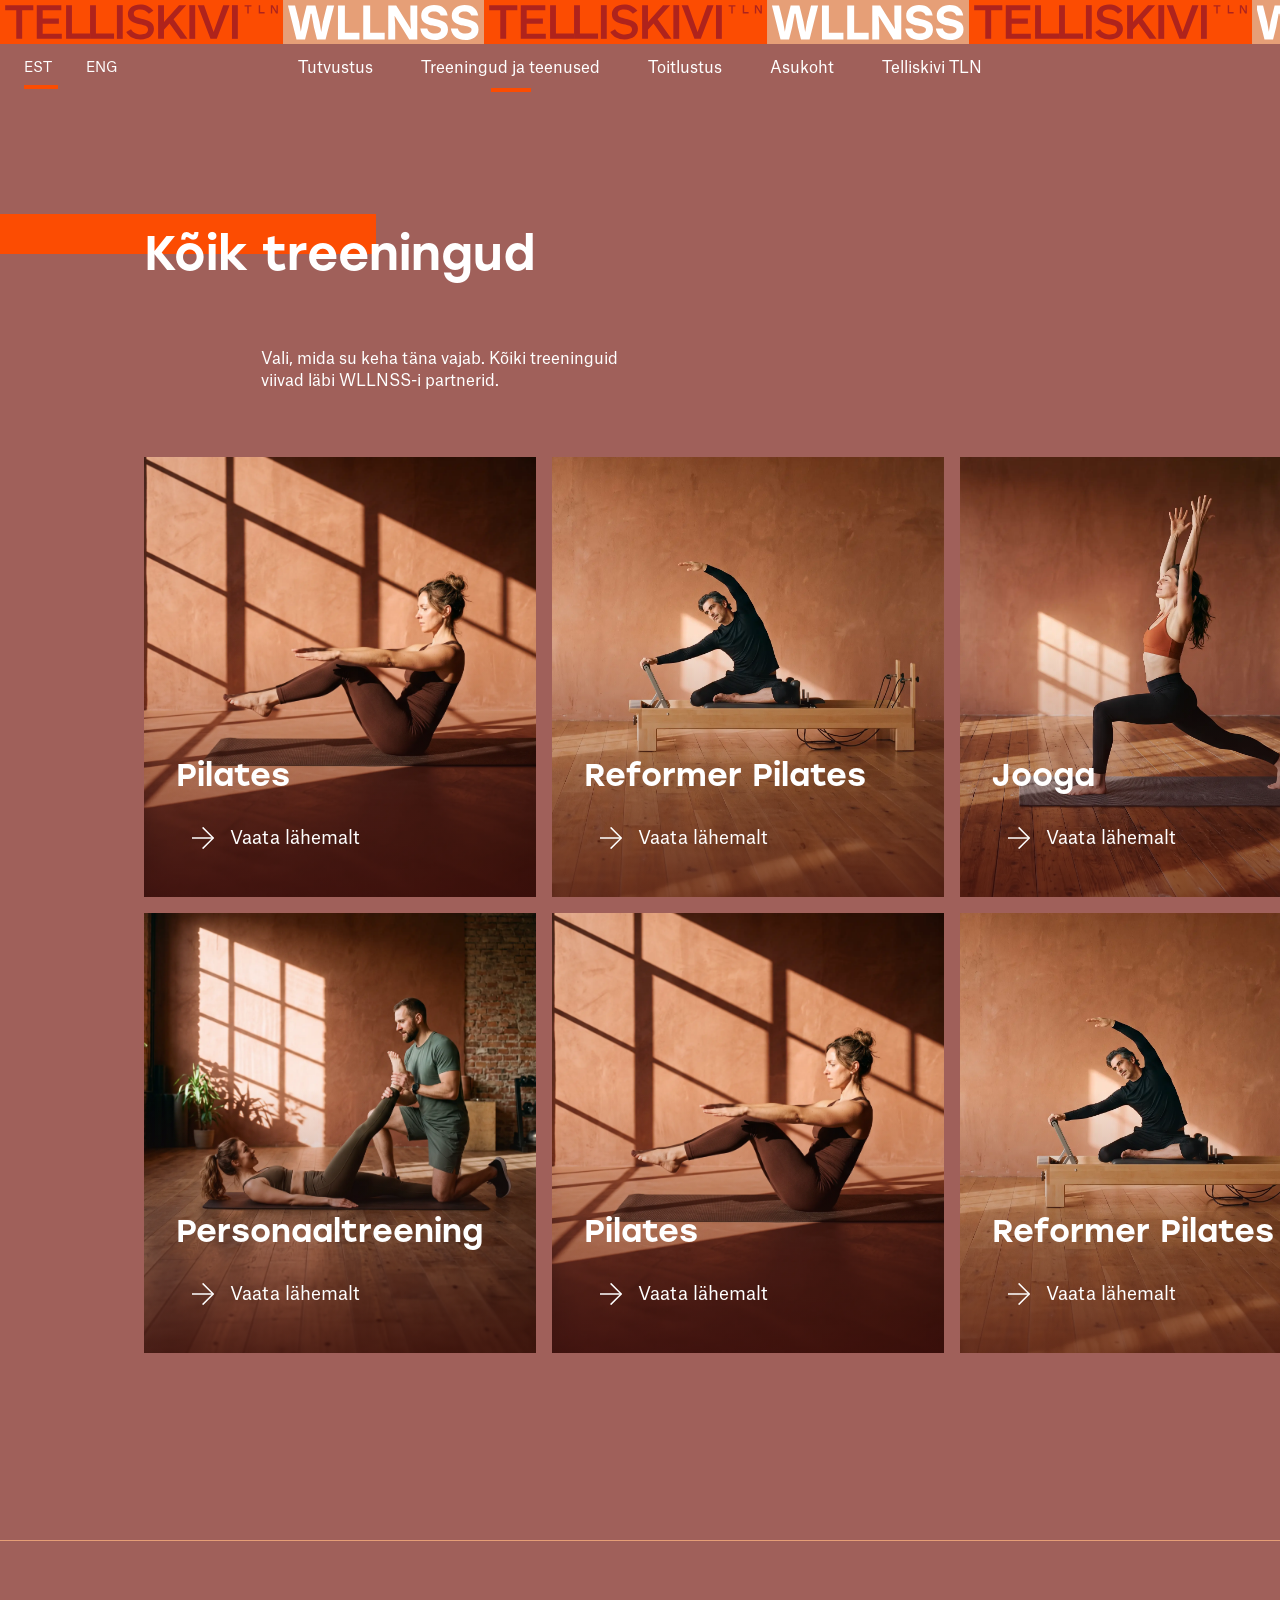
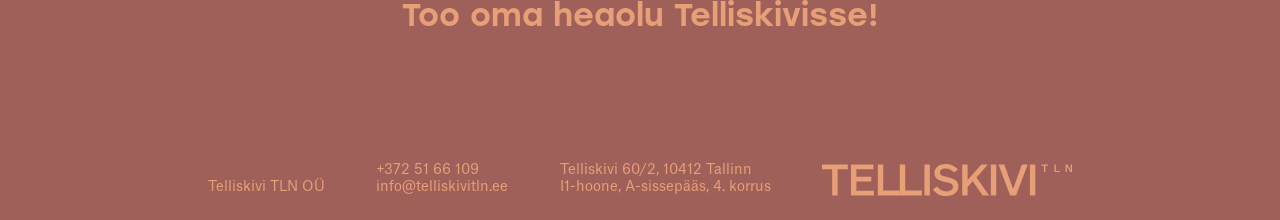
<file: treeningud.html>
<!doctype html>
<html lang="et">
<head>
  <!-- @head -->
  <meta charset="utf-8">
  <meta name="viewport" content="width=device-width, initial-scale=1">
  <meta name="robots" content="noindex, nofollow">
  <meta name="theme-color" content="#A0605A">
  <link rel="stylesheet" href="assets/css/tokens.css">
  <link rel="stylesheet" href="assets/css/style.css">
  <!-- /@head -->
  <title>K&otilde;ik treeningud &ndash; WLLNSS</title>
</head>
<body>

  <!-- @header -->
  <svg class="sprite" aria-hidden="true" focusable="false" xmlns="http://www.w3.org/2000/svg">
    <!-- nool.svg (identical in this file and M-hoone), stroke -> currentColor -->
    <symbol id="ic-nool" viewBox="0 0 22 22">
      <path d="M0 11.0024H21.2067" stroke="currentColor" stroke-width="1.5" stroke-miterlimit="10" fill="none"/>
      <path d="M10.6033 0.367188L21.2637 11.0025L10.6033 21.6378" stroke="currentColor" stroke-width="1.5" stroke-miterlimit="10" fill="none"/>
    </symbol>
  </svg>

  <!-- Sticky header. Ticker and menu bar both stay at the top; the bar
       gets its 90% light background as soon as the page scrolls.
       Menu = main Telliskivi site menu, Figma "MENÜÜ EXPLORATION" 3:398:
       transparent 3:605, open 3:815, scrolled + open 3:1035.
       KOGUKOND is a main-site item and is left out on WLLNSS (Ken). -->
  <header class="hdr" data-header>
    <!-- Figma 2:59 — ticker-logo.svg is exactly one repeat period, so it tiles with no seam -->
    <a class="ticker" href="index.html" aria-label="Telliskivi TLN WLLNSS — avaleht">
      <span class="ticker__track"></span>
    </a>

    <div class="hdr__bar">
      <nav class="lang" aria-label="Keel">
        <a href="#" aria-current="true">EST</a>
        <a href="#" lang="en">ENG</a>
      </nav>

      <!-- Client 2026-10-14: menu out of the burger into the bar on desktop, like the
           main site's centre links (telliskivitln.ee). Not in Figma. -->
      <nav class="hdr__links" aria-label="Peamen&uuml;&uuml;">
        <a href="index.html#tutvustus">Tutvustus</a>
        <a href="treeningud.html" data-page="treeningud" aria-current="page">Treeningud ja teenused</a>
        <a href="index.html#toitlustus">Toitlustus</a>
        <a href="index.html#asukoht">Asukoht</a>
        <a href="https://telliskivitln.ee" target="_blank" rel="noopener">Telliskivi TLN</a>
      </nav>

      <div class="hdr__right">
        <button class="hdr__menu-btn" data-burger aria-expanded="false" aria-controls="site-nav">
          <span class="hdr__menu-label">Men&uuml;&uuml;</span>
          <span class="hdr__burger" aria-hidden="true"><i></i><i></i><i></i></span>
          <img class="hdr__close" src="assets/img/sulge.svg" alt="" width="24" height="18">
        </button>
      </div>
    </div>

    <!-- Open menu — 3:1027 (transparent, blur only) / 3:1247 (scrolled, 90% light) -->
    <nav class="menu-drop" id="site-nav" data-nav>
      <!-- Menu (Ken, 2026-10-12; Toitlustus added 2026-10-14) — phones/tablets only, desktop has the links in the bar -->
      <a href="index.html#tutvustus">Tutvustus</a>
      <a href="treeningud.html" data-page="treeningud" aria-current="page">Treeningud ja teenused</a>
      <a href="index.html#toitlustus">Toitlustus</a>
      <a href="index.html#asukoht">Asukoht</a>
      <a href="https://telliskivitln.ee" target="_blank" rel="noopener">Telliskivi TLN</a>
    </nav>
  </header>
  <!-- /@header -->

  <main>

    <!-- KÕIK TREENINGUD — Figma 8:199 -->
    <section class="koik">
      <div class="canvas">
        <span class="bar bar--orange" style="--bar-w: 386px" data-reveal aria-hidden="true"></span>
        <h1 class="koik__title h1" data-reveal>K&otilde;ik treeningud</h1>
        <p class="koik__intro" data-reveal data-reveal-delay="80">Vali, mida su keha t&auml;na vajab. K&otilde;iki treeninguid viivad l&auml;bi WLLNSS-i partnerid.</p>

        <!-- Filters — categories are placeholders until real ones are agreed (see INTERPRETATIONS.md) -->
        <div class="filtrid" role="group" aria-label="Filtreeri treeninguid" data-reveal data-reveal-delay="120">
          <button class="filter" type="button" data-filter="all" aria-pressed="true">K&Otilde;IK</button>
          <button class="filter" type="button" data-filter="move" aria-pressed="false">Liikumine</button>
          <button class="filter" type="button" data-filter="reset" aria-pressed="false">Treening</button>
          <button class="filter" type="button" data-filter="recover" aria-pressed="false">Taastumine</button>
          <button class="filter" type="button" data-filter="connect" aria-pressed="false">Heaolu</button>
        </div>

        <!-- Cards 5–6 repeat 1–2, as in Figma -->
        <div class="koik__grid" data-grid>
          <a class="ala" href="pilates.html" data-cat="move recover">
            <img class="ala__img ala__img--pilates" src="assets/img/pilates_4.webp" alt="" loading="lazy">
            <span class="ala__body">
              <span class="ala__title">Pilates</span>
              <span class="nupp ala__nupp"><svg class="nupp__arrow" aria-hidden="true"><use href="#ic-nool"/></svg>Vaata l&auml;hemalt</span>
            </span>
          </a>
          <a class="ala" href="reformer-pilates.html" data-cat="move">
            <img class="ala__img ala__img--reformer" src="assets/img/reformer_5.webp" alt="" loading="lazy">
            <span class="ala__body">
              <span class="ala__title">Reformer Pilates</span>
              <span class="nupp ala__nupp"><svg class="nupp__arrow" aria-hidden="true"><use href="#ic-nool"/></svg>Vaata l&auml;hemalt</span>
            </span>
          </a>
          <a class="ala" href="jooga.html" data-cat="reset recover connect">
            <img class="ala__img ala__img--yoga" src="assets/img/yoga_4.webp" alt="" loading="lazy">
            <span class="ala__body">
              <span class="ala__title">Jooga</span>
              <span class="nupp ala__nupp"><svg class="nupp__arrow" aria-hidden="true"><use href="#ic-nool"/></svg>Vaata l&auml;hemalt</span>
            </span>
          </a>
          <a class="ala" href="personaaltreening.html" data-cat="move">
            <img class="ala__img ala__img--personaaltreening" src="assets/img/personaaltreening_4.webp" alt="" loading="lazy">
            <span class="ala__body">
              <span class="ala__title">Personaaltreening</span>
              <span class="nupp ala__nupp"><svg class="nupp__arrow" aria-hidden="true"><use href="#ic-nool"/></svg>Vaata l&auml;hemalt</span>
            </span>
          </a>
          <a class="ala" href="pilates.html" data-cat="move recover">
            <img class="ala__img ala__img--pilates" src="assets/img/pilates_4.webp" alt="" loading="lazy">
            <span class="ala__body">
              <span class="ala__title">Pilates</span>
              <span class="nupp ala__nupp"><svg class="nupp__arrow" aria-hidden="true"><use href="#ic-nool"/></svg>Vaata l&auml;hemalt</span>
            </span>
          </a>
          <a class="ala" href="reformer-pilates.html" data-cat="move">
            <img class="ala__img ala__img--reformer" src="assets/img/reformer_5.webp" alt="" loading="lazy">
            <span class="ala__body">
              <span class="ala__title">Reformer Pilates</span>
              <span class="nupp ala__nupp"><svg class="nupp__arrow" aria-hidden="true"><use href="#ic-nool"/></svg>Vaata l&auml;hemalt</span>
            </span>
          </a>
        </div>
      </div>
    </section>

  </main>

  <!-- @footer -->
  <!-- Figma "Telliskivi – Web" 5647:5353 -->
  <footer class="ftr">
    <div class="ftr__inner">
      <p class="ftr__title">Too oma heaolu Telliskivisse!</p>

      <div class="ftr__info">
        <p>Telliskivi TLN O&Uuml;</p>
        <p><a href="tel:+3725166109">+372 51 66 109</a><br><a href="mailto:info@telliskivitln.ee">info@telliskivitln.ee</a></p>
        <p>Telliskivi 60/2, 10412 Tallinn<br>I1-hoone, A-sissep&auml;&auml;s, 4. korrus</p>
        <img class="ftr__logo" src="assets/img/footer-logo.svg" alt="Telliskivi TLN" width="250" height="32">
      </div>
    </div>
  </footer>
  <!-- /@footer -->

  <script src="assets/js/main.js"></script>
</body>
</html>
</file>
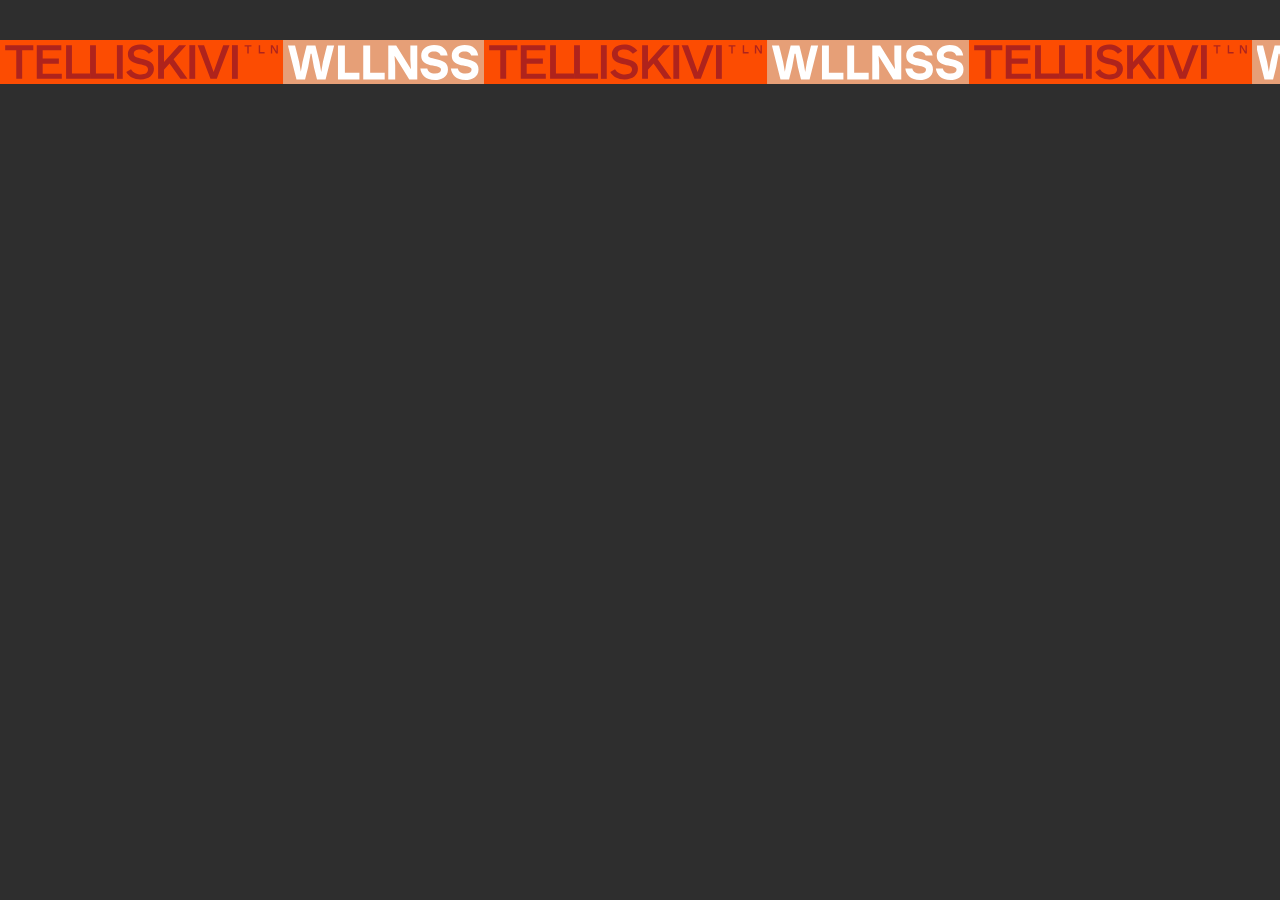
<file: assets/animations/ticker-wllnss.html>
<!doctype html>
<meta charset="utf-8">
<title>Animation — TELLISKIVI / WLLNSS header ticker</title>
<!--
  TELLISKIVI TLN | WLLNSS marquee, top of every page (Figma 2:59).
  Used on: every page, partials/header.html (.ticker).

  ../img/ticker-logo.svg is exactly one repeat period (1275.27 x 115.83),
  so repeat-x tiles it with no seam. The track is one tile wider than the
  viewport and moves by exactly one tile: composited, nothing repaints.
  Tile width follows the height (x 11.0099), so only --tk-h needs changing.

  Open this file directly to preview. Copy the block to reuse.
-->
<style>
  .tk-ticker {
    --tk-h: 44px;
    --tk-tile: calc(var(--tk-h) * 11.0099);
    height: var(--tk-h);
    overflow: hidden;
    background: #FC4C02;
  }
  .tk-ticker__track {
    height: 100%;
    width: calc(100% + var(--tk-tile));
    background: url("../img/ticker-logo.svg") repeat-x left center;
    background-size: var(--tk-tile) var(--tk-h);
    animation: tk-scroll 8.07s linear infinite;   /* ~60px/sec */
  }
  .tk-ticker:hover .tk-ticker__track { animation-play-state: paused; }

  @keyframes tk-scroll { to { transform: translate3d(calc(-1 * var(--tk-tile)), 0, 0); } }

  @media (prefers-reduced-motion: reduce) { .tk-ticker__track { animation: none; } }

  body { margin: 0; padding: 40px 0; background: #2E2E2E; }
</style>

<div class="tk-ticker" aria-hidden="true">
  <div class="tk-ticker__track"></div>
</div>
</file>
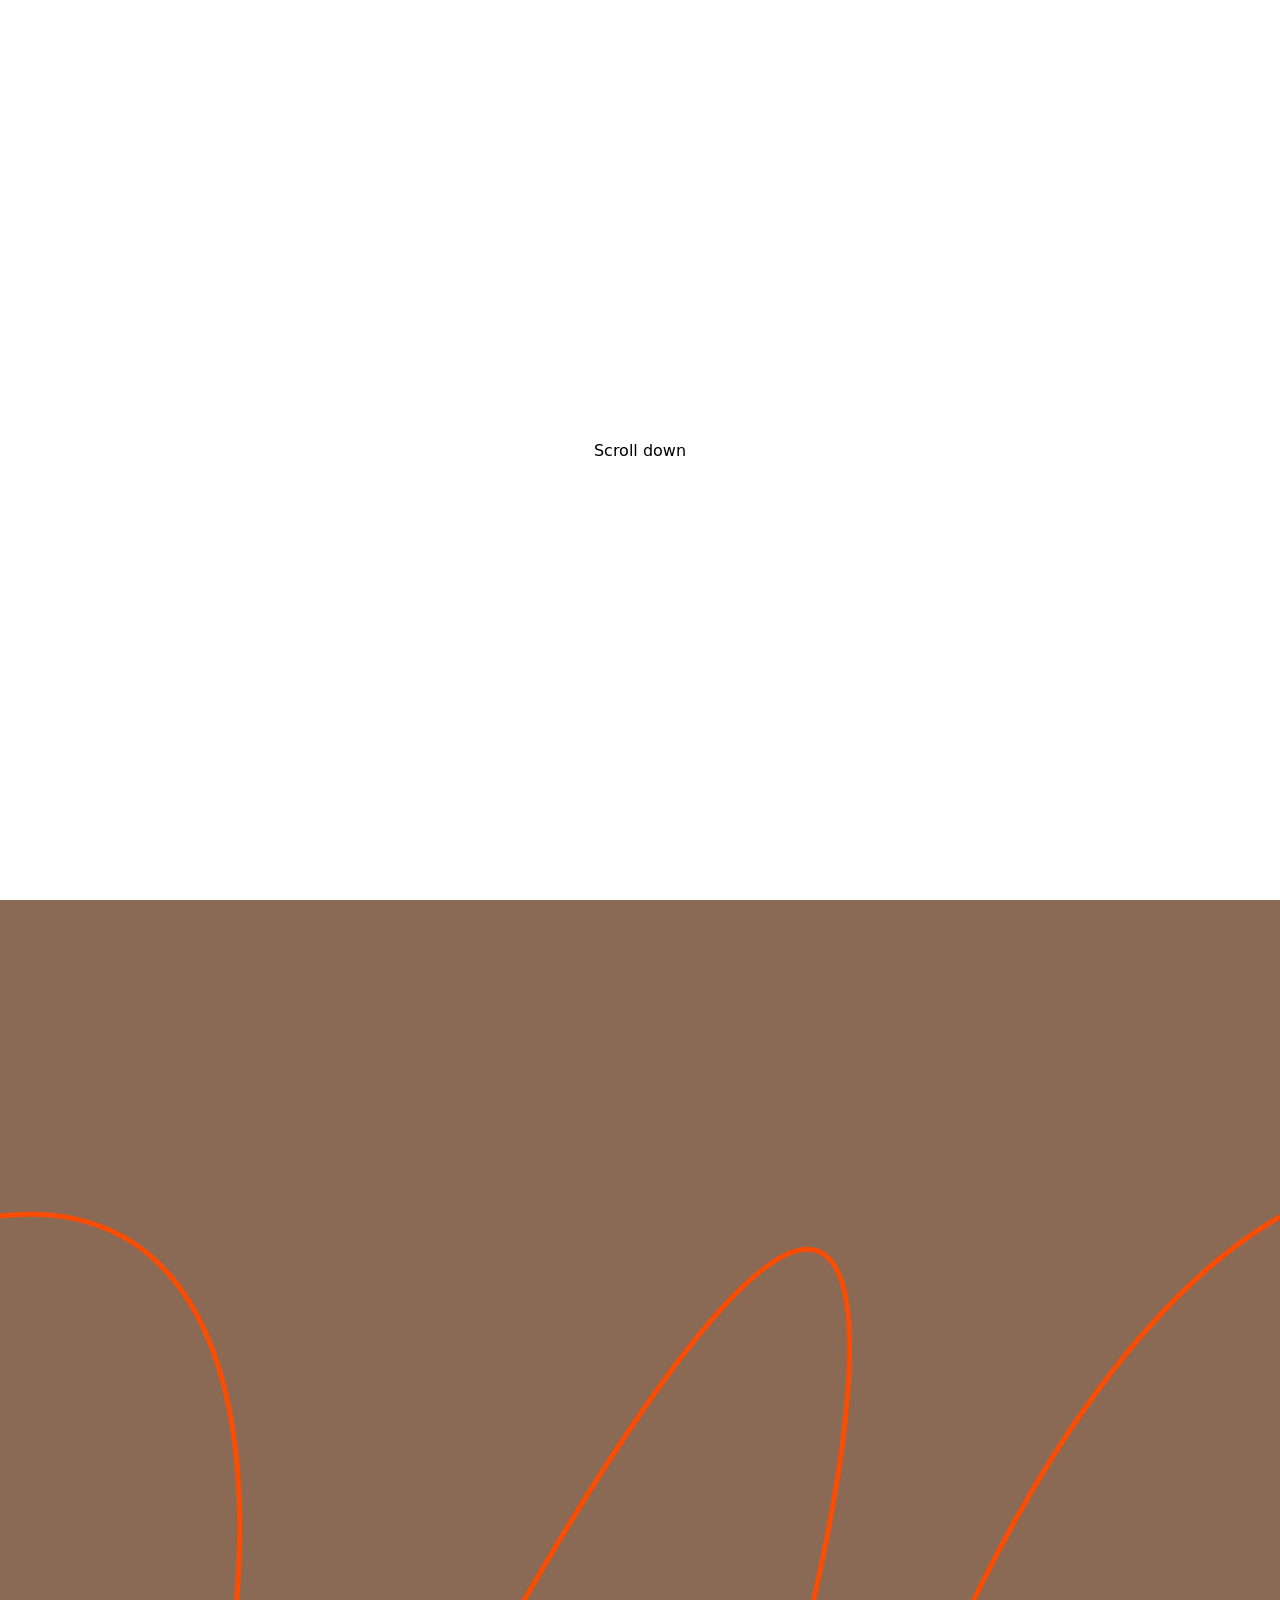
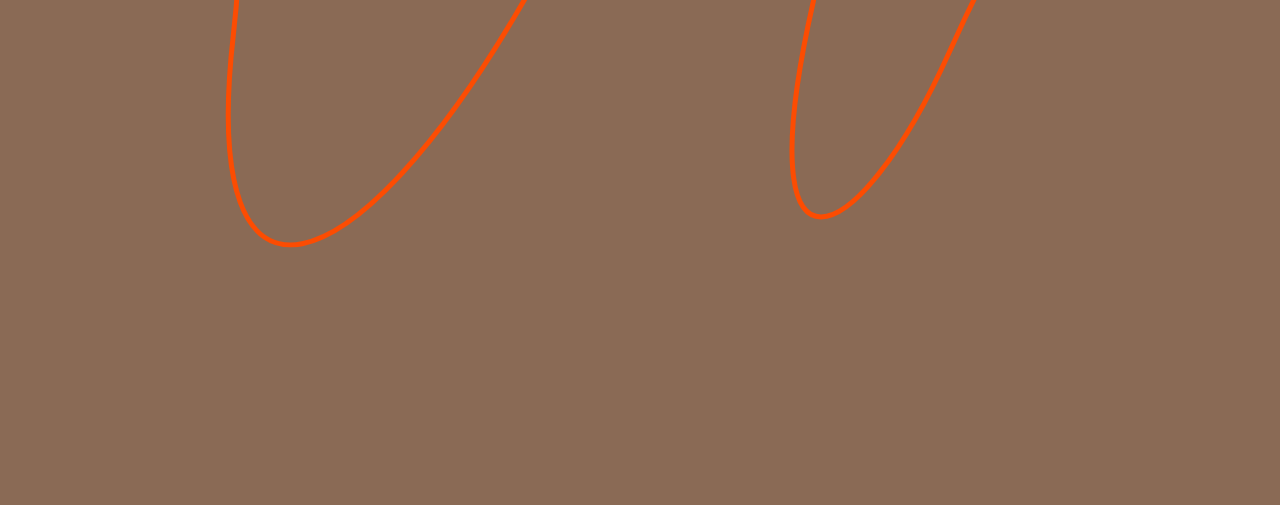
<file: assets/animations/wave-draw.html>
<!doctype html>
<meta charset="utf-8">
<title>Animation — orange wave draws on scroll</title>
<!--
  The orange line across "Rohkem kui treening" (Figma 2:288, laine.svg).
  Used on: index.html, .rohkem section.

  pathLength="1" normalises the path, so the dash trick needs no measuring:
  dasharray 1, offset -1 (hidden) -> 0 (drawn). Starting at -1 rather than 1
  makes it draw from the path's end, which after the designed 180deg
  rotation is the LEFT side, so it reads left to right.
  Figma box: 2816 x 672.43 at x -814, y 272 of a 1440 frame; the SVG is
  677.43 tall because of the 5px stroke, hence top 269.5.

  Open this file directly to preview (scroll down). Copy the block to reuse.
-->
<style>
  .wv-stage { position: relative; height: 1205px; overflow: hidden; background: #8a6a55; }
  .wv {
    position: absolute; left: -814px; top: 269.5px;
    width: 2816px; height: 677.432px; max-width: none;
    transform: rotate(180deg);
    fill: none; stroke: #FC4C02; stroke-width: 5;
  }
  .wv path { stroke-dasharray: 1; stroke-dashoffset: -1; transition: stroke-dashoffset 2400ms cubic-bezier(0.22, 0.61, 0.36, 1); }
  .wv.is-visible path { stroke-dashoffset: 0; }
  @media (prefers-reduced-motion: reduce) { .wv path { stroke-dashoffset: 0; transition: none; } }

  body { margin: 0; }
  .spacer { height: 100vh; display: grid; place-items: center; font: 16px system-ui; }
</style>

<div class="spacer">Scroll down</div>
<div class="wv-stage">
  <svg class="wv" viewBox="0 0 2817.18 677.432" preserveAspectRatio="none" aria-hidden="true">
    <path pathLength="1" d="M0.929414 582C214.429 667.5 423.429 686.771 606.429 668.771C789.429 650.771 944.929 435.271 1053.43 194.771C1144.65 -7.4229 1258.17 -57.6655 1189.43 244.771C1102.16 628.771 1160.93 795.771 1479.93 244.771C1646.65 -43.203 1804.93 -99.2289 1769.43 212.271C1733.93 523.771 1844.43 697.771 2086.93 610.771C2303.43 534.5 2527.43 406 2816.93 376.5"/>
  </svg>
</div>

<script>
  (function () {
    var el = document.querySelector(".wv");
    if (!("IntersectionObserver" in window)) { el.classList.add("is-visible"); return; }
    new IntersectionObserver(function (entries, io) {
      if (entries[0].isIntersecting) { el.classList.add("is-visible"); io.disconnect(); }
    }, { threshold: 0.15 }).observe(el);
  })();
</script>
</file>
<file: assets/css/tokens.css>
/* ============================================================
   tokens.css — Telliskivi WLLNSS
   Values taken from Figma variables (file ndmYXBrFegu0M5ydwKj9HE).
   Do not invent values here.
   ============================================================ */

/* Fonts: same licensed files as Telliskivi M-hoone. */
@font-face {
  font-family: "Atlas Grotesk";
  src: url("../fonts/AtlasGrotesk-Regular-Web.woff") format("woff"),
       url("../fonts/AtlasGrotesk-Regular.otf") format("opentype");
  font-weight: 400;
  font-style: normal;
  font-display: swap;
}

@font-face {
  font-family: "Stolzl";
  src: url("../fonts/StolzlMedium/font.woff2") format("woff2"),
       url("../fonts/StolzlMedium/font.woff") format("woff");
  font-weight: 500;
  font-style: normal;
  font-display: swap;
}

:root {
  /* --- colour (Figma variables) ---------------------------- */
  --c-orange:      #FC4C02;   /* Telliskivi ORANŽ */
  --c-hele:        #E69F77;   /* WLLNSS hele */
  --c-tume:        #A0605A;   /* WLLNSS tume */

  --c-black:       #000000;
  --c-white:       #FFFFFF;
  --c-lightgrey:   #F0F0F0;   /* Helehall — hero bg in this file, button hover in M-hoone Tükid */

  /* Hovers borrowed from Telliskivi M (Tükid 1:66082). See INTERPRETATIONS.md */
  --c-orange-hover: #E74219;  /* "oranži hover" */
  --c-hele-hover:   #D9906A;  /* hele darkened by the same step as oranž -> oranži hover */
  --c-tume-hover:   #8F5550;  /* tume darkened by the same step, for the tume BRONEERI button */
  --c-btn-hover:    rgba(240, 240, 240, 0.1);  /* Helehall at 10%, Ken 2026-10-05 */

  /* --- type (Figma text styles, verbatim) ------------------ */
  --font-body:    "Atlas Grotesk", system-ui, -apple-system, sans-serif;
  --font-display: "Stolzl", system-ui, -apple-system, sans-serif;

  --fs-h1: 48px;  --lh-h1: 1.1;    /* H1 — Stolzl Medium */
  --fs-h2: 32px;  --lh-h2: 1.1;    /* H2 — Stolzl Medium */
  --fs-stat: 34px; --lh-stat: 38px; /* stat numbers, not a style in the file */
  --fs-menu: 18px; --lh-menu: 24px; /* Menüü — button labels */
  --fs-b1: 16px;  --lh-b1: 1.4;
  --fs-b2: 14px;  --lh-b2: 1.2;

  /* --- FILTERS SWITCH ---------------------------------------
     flex = treatment filters on (Kõik treeningud page) and the category
     tag on detail pages. none = both gone; the pages then match Figma
     without filters. This one word is the only thing to change. */
  --filters: none;   /* off since 2026-10-14: client says there are too few treatments to need filters */

  /* --- layout ---------------------------------------------- */
  --container: 1440px;
  --gutter: 144px;     /* Figma content inset on 1440 */
  --ticker-h: 44px;   /* live Telliskivi sites use 44 (Ken); Figma frame has 48 */

  /* --- motion ---------------------------------------------- */
  --ease:     cubic-bezier(0.22, 0.61, 0.36, 1);
  --ease-out: cubic-bezier(0.16, 1, 0.3, 1);
  --dur-fast: 150ms;
  --dur:      250ms;
  --dur-slow: 450ms;
}

@media (max-width: 1199px) { :root { --gutter: 48px; } }
@media (max-width: 700px)  { :root { --gutter: 20px; --fs-h1: 32px; --fs-h2: 24px; --fs-stat: 28px; --lh-stat: 32px; } }
</file>
<file: assets/css/style.css>
/* ============================================================
   Telliskivi WLLNSS — prototype styles
   Layout values are the Figma numbers at 1440px (frame 2:58).
   Below 1200px the layout is an adaptation, not designed.
   ============================================================ */

*, *::before, *::after { box-sizing: border-box; }
[hidden] { display: none !important; }

html { scroll-behavior: smooth; overflow-x: clip; scroll-padding-top: calc(var(--ticker-h) + 48px); }   /* clip, not hidden: hidden breaks sticky. scroll-padding: anchor links land below the sticky header */

body {
  margin: 0;
  font-family: var(--font-body);
  font-size: var(--fs-b1);
  line-height: var(--lh-b1);
  color: var(--c-black);
  background: var(--c-white);
  -webkit-font-smoothing: antialiased;
  overflow-x: clip;
}

img, svg { display: block; max-width: 100%; }
a { color: inherit; text-decoration: none; }
p, h1, h2 { margin: 0; font-weight: 400; }
button { font: inherit; }

/* Figma trims every text box to cap-height / baseline, and all its y
   positions are measured that way. text-box does the same in CSS, so the
   numbers below can be copied verbatim. (Chrome 133+, Safari 18.2+;
   Firefox ignores it and text sits a few px lower.) */
.h1, .menu-drop a, .hero__text, .intro__text,
.ala__title, .viis__title, .viis__text, .asukoht__title, .ftr__title, .ftr p {
  text-box: trim-both cap alphabetic;
}

.h1 {
  font-family: var(--font-display);
  font-weight: 500;
  font-size: var(--fs-h1);
  line-height: var(--lh-h1);
}

/* Fixed 1440 canvas: sections keep their background full-bleed and place
   content on this, so absolute positions are the Figma numbers. */
.canvas { position: relative; max-width: var(--container); margin-inline: auto; height: 100%; }

.sprite { position: absolute; width: 0; height: 0; overflow: hidden; }

section { position: relative; overflow: clip; }

/* ============================================================
   HEADER — ticker (2:59) + transparent bar over the hero (2:178)
   ============================================================ */

/* Sticky: ticker + the menu bar hanging below it both stay at the top (Ken).
   The header box is only the ticker's height, so the bar still overlays the hero. */
.hdr { position: sticky; top: 0; z-index: 50; height: var(--ticker-h); }

.ticker {
  --tile: calc(var(--ticker-h) * 11.0099);   /* ticker-logo.svg is 1275.27 x 115.83 */
  display: block;
  height: var(--ticker-h);
  overflow: hidden;
  background: var(--c-orange);
}

.ticker__track {
  display: block;
  height: 100%;
  width: calc(100% + var(--tile));
  background: url("../img/ticker-logo.svg") repeat-x left center;
  background-size: var(--tile) var(--ticker-h);
  animation: ticker-scroll 8.07s linear infinite;   /* 484px tile at ~60px/s, same speed as M-hoone */
}

@keyframes ticker-scroll {
  to { transform: translate3d(calc(-1 * var(--tile)), 0, 0); }
}

.ticker:hover .ticker__track { animation-play-state: paused; }

/* --- menu bar (Figma 3:951 / 3:1171) ------------------------
   Language left, Menüü right. The main site's centre links are hidden
   in the WLLNSS file (2:183), so they are left out. */
.hdr__bar {
  position: absolute;
  top: var(--ticker-h);
  left: 0; right: 0;
  height: 48px;
  display: flex;
  align-items: center;
  justify-content: space-between;
  padding: 0 24px;
  color: var(--c-white);
  transition: background var(--dur) var(--ease), color var(--dur) var(--ease);
}

/* Scrolled (3:1171): Figma bg rgba(245,245,244,0.9), black text */
.hdr.is-scrolled .hdr__bar { background: rgba(245, 245, 244, 0.9); color: var(--c-black); }

.lang {
  display: flex;
  justify-content: space-between;
  width: 94px;
  font-size: var(--fs-b2);
  line-height: var(--lh-b2);
}
.lang a { position: relative; transition: color var(--dur-fast) var(--ease); }
.lang a:hover { color: var(--c-orange); }
/* 34x4 orange bar under the active language, flush with the bar's bottom */
.lang a[aria-current]::after {
  content: "";
  position: absolute;
  left: 0;
  top: 25px;
  width: 34px;
  height: 4px;
  background: var(--c-orange);
}

/* Dropdown links — M-hoone link hover */
.menu-drop a {
  position: relative;
  font-size: var(--fs-b1);
  line-height: var(--lh-b1);
  white-space: nowrap;
  transition: color var(--dur-fast) var(--ease);
}
.menu-drop a::after {
  content: "";
  position: absolute;
  left: 0; bottom: -3px;
  width: 100%; height: 1px;
  background: var(--c-orange);
  transform: scaleX(0);
  transform-origin: right;
  transition: transform var(--dur) var(--ease-out);
}
.menu-drop a:hover, .menu-drop a[aria-current="page"] { color: var(--c-orange); }
.menu-drop a:hover::after { transform: scaleX(1); transform-origin: left; }

.hdr__right { display: flex; align-items: center; gap: 24px; }

/* Desktop menu in the bar (client 2026-10-14, not in Figma): main site's centre links,
   Atlas 16 centred in the bar, 48px apart (now in Figma).
   Burger + dropdown only below 1200. */
.hdr__links {
  position: absolute;
  left: 50%;
  transform: translateX(-50%);
  display: flex;
  gap: 48px;   /* Figma Menüüriba 'Lingid' (Ken, 2026-10-14) */
}
.hdr__links a { position: relative; font-size: var(--fs-b1); line-height: var(--lh-b1); white-space: nowrap; transition: color var(--dur-fast) var(--ease); }

/* Current page and hover = main-site Menyy 5686:5482: 40x4 orange bar centred under the
   link, flush with the bar's bottom like the EST marker (link top 12.8 + 31.2 = 44 of 48).
   Hover fades it in (Ken: no white underline). */
.hdr__links a::before {
  content: "";
  position: absolute;
  left: 50%;
  top: 31.2px;
  width: 40px;
  height: 4px;
  margin-left: -20px;
  background: var(--c-orange);
  opacity: 0;
  transition: opacity var(--dur) var(--ease);
}
.hdr__links a:hover::before, .hdr__links a[aria-current="page"]::before { opacity: 1; }
@media (min-width: 1200px) { .hdr__right, .hdr .menu-drop { display: none; } }
@media (max-width: 1199px) { .hdr__links { display: none; } }

.hdr__menu-btn {
  display: flex;
  align-items: center;
  gap: 12px;
  padding: 0;
  border: 0;
  background: none;
  color: inherit;
  font-size: var(--fs-b1);
  line-height: var(--lh-b1);
  cursor: pointer;
}
.hdr__menu-label { transition: opacity var(--dur-fast) var(--ease); }
.hdr__menu-btn:hover .hdr__menu-label { opacity: 0.75; }

.hdr__burger {
  display: flex;
  flex-direction: column;
  justify-content: center;
  gap: 6px;
  width: 24px;
  height: 24px;
}
.hdr__burger i { display: block; height: 2px; background: var(--c-orange); }

/* Open state: burger swaps for the designed X (3:974, 24x18) */
.hdr__close { display: none; width: 24px; height: 18px; }
.hdr__menu-btn[aria-expanded="true"] .hdr__burger { display: none; }
.hdr__menu-btn[aria-expanded="true"] .hdr__close { display: block; }

/* --- open menu (3:1027 / 3:1247) ------------------------------
   12px under the bar. Matches the live main site (telliskivitln.ee/hub):
   the panel starts 32px left of the "Menüü" label (24 + 90 = label + X
   from the right edge) and is only as wide as its links + 32px each side.
   Over the hero it is blur only with white text; once scrolled it takes
   the bar's 90% light. */
.menu-drop {
  position: absolute;
  top: calc(var(--ticker-h) + 48px + 12px);
  left: calc(100% - 24px - 90px - 32px);
  width: max-content;
  /* Links wider than the 146px left of the screen edge would run off it, so the
     panel shifts left by exactly the overflow (translate % = the panel's own
     width). Short links: no shift, text stays in line with "Menüü". */
  --dx: min(0px, calc(146px - 100%));
  display: flex;
  flex-direction: column;
  align-items: flex-start;
  gap: 32px;
  padding: 24px 32px;
  backdrop-filter: blur(10px);
  -webkit-backdrop-filter: blur(10px);
  color: var(--c-white);
  opacity: 0;
  transform: translate(var(--dx), -8px);
  pointer-events: none;
  transition: opacity var(--dur) var(--ease), transform var(--dur) var(--ease), background var(--dur) var(--ease), color var(--dur) var(--ease);
}
.menu-drop.is-open { opacity: 1; transform: translate(var(--dx), 0); pointer-events: auto; }
.hdr.is-scrolled .menu-drop { background: rgba(245, 245, 244, 0.9); color: var(--c-black); }

/* ============================================================
   BUTTONS — Nupp_small (2:162). Hovers from M-hoone Tükid 1:66082:
   bg -> hover colour, arrow slides 4px toward the label.
   ============================================================ */

.nupp {
  display: inline-flex;
  align-items: center;
  gap: 16px;
  padding: 16px;
  border: 0;
  background: transparent;
  color: var(--c-black);
  font-family: var(--font-body);
  font-size: var(--fs-menu);
  line-height: 22px;   /* = arrow height, so the box is Figma's 54px */
  white-space: nowrap;
  cursor: pointer;
  transition: background var(--dur) var(--ease), opacity var(--dur) var(--ease);
}
.nupp__arrow { flex: none; width: 22px; height: 22px; transition: transform var(--dur) var(--ease-out); }

.nupp:hover { background: var(--c-btn-hover); }
.nupp:hover .nupp__arrow { transform: translateX(4px); }
.nupp:focus-visible, .ala:focus-visible { outline: 2px solid var(--c-orange); outline-offset: 2px; }

.nupp--hele { background: var(--c-hele); }
.nupp--hele:hover { background: var(--c-hele-hover); }

/* tume fill, white label — BRONEERI on the hele partner card (6:269) */
.nupp--tume { background: var(--c-tume); color: var(--c-white); }
.nupp--tume:hover { background: var(--c-tume-hover); }

/* Round arrow buttons, carousel (2:265 / 2:269) */
.nupp-round { gap: 0; }
.nupp-round--back .nupp__arrow, .nupp--back .nupp__arrow { transform: rotate(180deg); }
.nupp-round--back:hover .nupp__arrow, .nupp--back:hover .nupp__arrow { transform: rotate(180deg) translateX(4px); }
.nupp-round:disabled { opacity: 0.3; cursor: default; background: transparent; }
.nupp-round:disabled .nupp__arrow { transform: none; }
.nupp-round--back:disabled .nupp__arrow { transform: rotate(180deg); }

/* ============================================================
   HIGHLIGHT BARS — the 421x40 blocks behind section titles.
   They bleed off the left edge in Figma (x -10), so on screens wider
   than 1440 a pseudo element carries them to the viewport edge.
   ============================================================ */

.bar {
  position: absolute;
  left: -10px;
  top: 170px;
  width: var(--bar-w, 421px);   /* per heading in Figma: 421 intro, 386 Treeningud, 359 Rohkem */
  height: 40px;
  background: var(--c-orange);
}
.bar::before {
  content: "";
  position: absolute;
  right: 100%;
  top: 0; bottom: 0;
  width: 50vw;
  background: inherit;
}
.bar--hele { background: var(--c-hele); }
.bar--hero { left: 174px; top: 266px; width: 520px; }
.bar--hero::before { display: none; }

/* ============================================================
   HERO (2:156) — 720 tall, starts under the ticker
   ============================================================ */

.hero {
  /* Rule (Ken): the hero always fills the first screen. Logo bar + hero =
     exactly one screen. svh = the height with the phone's browser bars
     showing, so nothing jumps; plain vh is the fallback for old browsers. */
  height: calc(100vh - var(--ticker-h));
  height: calc(100svh - var(--ticker-h));
  min-height: 560px;
  background: var(--c-lightgrey);
  color: var(--c-white);
}

.hero__img { position: absolute; inset: 0; width: 100%; height: 100%; max-width: none; object-fit: cover; }
.hero::after {
  content: "";
  position: absolute;
  inset: 0;
  background: linear-gradient(-89.87deg, rgba(0, 0, 0, 0) 0%, rgba(72, 15, 12, 0.5) 99.944%);
}
/* Figma's 720px hero, kept whole and centred vertically, so every Figma
   position below still works and the content sits where Figma puts it
   relative to the middle of the screen. */
.hero .canvas {
  position: absolute;
  z-index: 1;
  left: 0; right: 0;
  top: 50%;
  height: 720px;
  margin-top: -360px;
}

.hero__title { position: absolute; left: 175px; top: 184px; white-space: nowrap; }
.hero__text  { position: absolute; left: 175px; top: 335px; white-space: nowrap; }
.hero__cta   { position: absolute; left: 175px; top: 405px; }

.social { position: absolute; z-index: 1; left: 24px; top: calc(50% - 360px + 184px); width: 24px; height: 170px; }   /* Figma y184 on the centred 720 canvas */
.social { color: var(--c-white); overflow: visible; }
.social a { transition: color var(--dur-fast) var(--ease); }
.social a:hover { color: var(--c-lightgrey); }   /* Helehall, the button-hover grey (Ken) */

/* ============================================================
   INTRO — "Telliskivi – Web" 5605:5327 (was 2:207): tume, white text
   ============================================================ */

.intro { height: 558px; background: var(--c-tume); color: var(--c-white); }   /* Figma 482; +76 for the client text 2026-10-14, keeps Figma's 58px under the text */

.intro__title { position: absolute; left: 144px; top: 188px; width: 597px; }
.intro__text  { position: absolute; left: 261px; top: 337px; width: 393px; }
.intro__text p + p { margin-top: 1em; }   /* client text 2026-10-14: two paragraphs */

/* ============================================================
   NUMBRID — 5596:10132 (2026-10-12, 2nd pass): tume band, 437 tall, content
   from 80px down, "1 WLLNSS" block 24px under the stats. Stats hele.
   Figma values are the old stats scaled ~1.43x, kept verbatim.
   ============================================================ */

.numbrid {
  display: flex;
  justify-content: center;
  align-items: flex-start;
  box-sizing: border-box;
  height: 437px;
  padding-top: 80px;
  background: var(--c-tume);
  border-bottom: 1px solid var(--c-hele);   /* Figma: 1px hele stroke along the bottom (Ken, 2026-10-12) */
}
.numbrid__inner { display: flex; flex-direction: column; align-items: stretch; }

/* 5605:5350 — stats row is 84px tall; each stat (124.6) overflows it evenly.
   1.785px lines, 84 tall, centred in 14.282px gaps either side */
.numbrid__row { display: flex; justify-content: center; align-items: center; height: 84px; gap: 30.349px; color: var(--c-hele); }
.numbrid__stat {
  position: relative;
  display: flex;
  flex-direction: column;
  align-items: center;
  gap: 21.424px;
  padding: 28.565px 42.847px;
  white-space: nowrap;
}
/* Lines 5605:5354 / :5358 — hele, now visible on the tume band */
.numbrid__stat + .numbrid__stat::before {
  content: "";
  position: absolute;
  left: -16.067px;
  top: calc(50% - 42px);
  height: 84px;
  width: 1.785px;
  background: var(--c-hele);
}
.numbrid__num {
  font-family: var(--font-display);
  font-weight: 500;
  font-size: 48px;
  line-height: 1.1;
  text-box: trim-both cap alphabetic;
}
.numbrid__num sup { font-size: 0.645em; line-height: 0; vertical-align: 0.6em; }   /* 30.96px in Figma */
.numbrid__label { font-size: 16px; line-height: 1.2; text-box: trim-both cap alphabetic; }

/* 5605:5363 — "1 WLLNSS" 100px white, 28.565 above/below.
   Orange bar 5605:5377 (589 x 59) sits 35.4px below the cap top and 51.5px
   wider than the text each side: drawn in em so it scales with the text. */
.numbrid__big {
  margin-top: 24px;
  padding: 28.565px 0;
  text-align: center;
  font-family: var(--font-display);
  font-weight: 500;
  font-size: 100px;
  line-height: 1.1;
  color: var(--c-white);
  text-box: trim-both cap alphabetic;
}
.numbrid__big span { position: relative; z-index: 0; display: inline-block; white-space: nowrap; text-box: trim-both cap alphabetic; }
.numbrid__big span::before {
  content: "";
  position: absolute;
  z-index: -1;
  top: 0.354em;
  left: -0.515em;
  right: -0.515em;
  height: 0.59em;
  background: var(--c-hele);   /* Figma 5605:5377: WLLNSS hele (was oranž until 2026-10-12) */
}

/* ============================================================
   TREENINGUD (2:224) — card slider
   ============================================================ */

.treeningud { height: 955px; background: var(--c-tume); }   /* Figma 2:224, recoloured by Ken: tume bg, white title, hele links */
/* Homepage only (5596:10137, 2026-10-12): content 36.9px higher, section 918.
   Detail-page "Teised treeningud" (.teised) keeps the 955 layout. */
@media (min-width: 1200px) {
  .treeningud:not(.teised) { height: 918px; }
  .treeningud:not(.teised) .bar { top: 133.1px; }
  .treeningud:not(.teised) .treeningud__title { top: 151.1px; }
  .treeningud:not(.teised) .treeningud__all { top: 141.1px; }
  .treeningud:not(.teised) .slider { top: 289.1px; }
  .treeningud:not(.teised) .slider__nav { top: 762.1px; }
}

.treeningud > .canvas {
  position: absolute;
  inset: 0;
  pointer-events: none;
}
.treeningud > .canvas > * { pointer-events: auto; }

.treeningud__title { position: absolute; left: 144px; top: 188px; width: 597px; color: var(--c-white); }
.treeningud__all   { position: absolute; left: 1197px; top: 178px; color: var(--c-hele); }

.slider { position: absolute; left: 0; right: 0; top: 326px; }

/* Native horizontal scroll: trackpad and touch swipe for free. The
   padding puts card 1 at Figma x144 and lets cards overflow right; once
   scrolled they overflow left too. Past 1440 the inset grows with the
   centred canvas so card 1 still lines up with the title. */
.slider__track {
  --edge: max(0px, (100% - var(--container)) / 2);
  display: flex;
  gap: 16px;
  overflow-x: auto;
  overscroll-behavior-x: contain;
  scroll-snap-type: x mandatory;
  scroll-behavior: smooth;
  padding-left: calc(var(--edge) + var(--gutter));
  padding-right: calc(var(--edge) + 79px);     /* last card ends under the arrows */
  scroll-padding-left: calc(var(--edge) + var(--gutter));
  scrollbar-width: none;
}
.slider__track::-webkit-scrollbar { display: none; }
/* Mouse drag (main.js): grab cursor, and while dragging no snap, no smooth
   scroll and no text selection, so the row follows the mouse 1:1 */
.slider__track, .slider__track .ala { cursor: grab; }
.slider__track.is-dragging { scroll-snap-type: none; scroll-behavior: auto; user-select: none; }
.slider__track.is-dragging, .slider__track.is-dragging .ala { cursor: grabbing; }

.ala {
  position: relative;
  flex: none;
  display: flex;
  flex-direction: column;
  justify-content: flex-end;
  width: 392px;
  height: 440px;
  padding: 42px 32px 32px;
  overflow: hidden;
  scroll-snap-align: start;
  background: var(--c-lightgrey);
  color: var(--c-white);   /* white since the clay photos (Ken, 2026-10-14; Figma black). No fade on the photo */
}

/* Image crops copied from the Figma fills — same source files */
.ala__img {
  position: absolute;
  max-width: none;
  transition: transform 600ms var(--ease-out);
}
.ala__img--pilates  { inset: 0; width: 100%; height: 100%; object-fit: cover; object-position: 90% 50%; }   /* pilates_4 (2026-10-14): card window on her, window wall cut off */
.ala__img--reformer { inset: 0; width: 100%; height: 100%; object-fit: cover; object-position: 100% 50%; }   /* reformer_5 (man, 2026-10-14): card window on him and the machine's right half */
.ala__img--yoga     { inset: 0; width: 100%; height: 100%; object-fit: cover; object-position: 100% 50%; }   /* yoga_4: card window on her lunge */
.ala__img--personaaltreening { inset: 0; width: 100%; height: 100%; object-fit: cover; object-position: 100% 50%; }   /* personaaltreening_4: card window on trainer and client */
.ala:hover .ala__img { transform: scale(1.03); }

/* Brown fade like the heroes (#480F0C, 0 -> 0.65), running up from the bottom
   behind the white card text (Ken, 2026-10-14) */
.ala::after {
  content: "";
  position: absolute;
  inset: 0;
  background: linear-gradient(to top, rgba(72, 15, 12, 0.65) 0%, rgba(72, 15, 12, 0) 60%);   /* 0.65 (Ken) */
  pointer-events: none;
}
.ala__body { position: relative; z-index: 1; display: flex; flex-direction: column; gap: 15px; }
.ala__title {
  font-family: var(--font-display);
  font-weight: 500;
  font-size: var(--fs-h2);
  line-height: var(--lh-h2);
}
.ala__nupp { width: 100%; color: inherit; }   /* white with the card text */
.ala:hover .ala__nupp { background: var(--c-btn-hover); }
.ala:hover .ala__nupp .nupp__arrow { transform: translateX(4px); }

.slider__nav { position: absolute; left: 1253px; top: 799px; display: flex; }
.slider__nav .nupp { color: var(--c-hele); }

/* ============================================================
   ROHKEM KUI TREENING (2:273)
   ============================================================ */

.rohkem { height: 1205px; color: var(--c-white); isolation: isolate; }

/* Figma crop: full width, 212.45% tall, top -100.89% => object-position 89.7% */
.rohkem__img {
  position: absolute;
  inset: 0;
  width: 100%;
  height: 100%;
  max-width: none;
  object-fit: cover;
  object-position: 50% 89.7%;
}
.rohkem::after {
  content: "";
  position: absolute;
  inset: 0;
  background: linear-gradient(to bottom, rgba(230, 159, 119, 0.3), rgba(160, 96, 90, 0.3));
  mix-blend-mode: multiply;
}
.rohkem .canvas { z-index: 1; }

.rohkem__title { position: absolute; left: 144px; top: 188px; width: 597px; }

.viis { position: absolute; width: 199px; display: flex; flex-direction: column; gap: 24px; }
.viis--move    { left: 322px;  top: 337px; }
.viis--reset   { left: 322px;  top: 537px; }
.viis--recover { left: 1070px; top: 737px; }
.viis--connect { left: 1070px; top: 937px; }
.viis__title {
  font-family: var(--font-display);
  font-weight: 500;
  font-size: var(--fs-h2);
  line-height: var(--lh-h2);
}

/* Figma 2:288 — 2816 x 672.43 box at -814,272, rotated 180deg.
   The SVG is 677.43 tall (stroke overhang), so it sits 2.5px higher. */
.laine {
  position: absolute;
  left: -814px;
  top: 269.5px;
  width: 2816px;
  height: 677.432px;
  max-width: none;
  transform: rotate(180deg);
  z-index: 1;
  overflow: visible;
  fill: none;
  stroke: var(--c-orange);
  stroke-width: 5;
}
.laine path {
  stroke-dasharray: 1;
  stroke-dashoffset: -1;
  transition: stroke-dashoffset 2400ms var(--ease);
}
.laine.is-visible path { stroke-dashoffset: 0; }
/* Phone W (feedback 2026-10-22) — hidden above 700, same stroke and draw-on as .laine */
.laine-m { display: none; overflow: visible; fill: none; stroke: var(--c-orange); stroke-width: 5; stroke-linecap: round; }
.laine-m path { stroke-dasharray: 1; stroke-dashoffset: -1; transition: stroke-dashoffset 2400ms var(--ease); }
.laine-m.is-visible path { stroke-dashoffset: 0; }

/* ============================================================
   ASUKOHT (2:289)
   ============================================================ */

/* TOITLUSTUS (client 2026-10-15, not in Figma): "Mida oodata?" layout — title at
   x144 / cap y188, text 117px further in and 63px under the title (= Mida y285),
   hele button 56px under the text like Asukoht. Height follows the text. */
.toit { background: var(--c-tume); color: var(--c-white); }
.toit .canvas { height: auto; padding: 188px 0 170px 144px; }
.toit__title { position: relative; }   /* above the absolute bar */
.toit__text { width: 393px; margin: 63px 0 0 117px; text-box: trim-both cap alphabetic; }
.toit__text p + p { margin-top: 1em; }
/* Slogan (Ken 2026-10-15): footer-title style — Stolzl H2 in hele on tume —
   one sentence per line, 56px under the text */
.toit__loosung { margin: 56px 0 0 117px; font-family: var(--font-display); font-weight: 500; font-size: var(--fs-h2); line-height: var(--lh-h2); color: var(--c-hele); text-box: trim-both cap alphabetic; }
.toit__nupp { margin: 56px 0 0 117px; }

.asukoht { height: 720px; color: var(--c-white); }

.asukoht__img { position: absolute; inset: 0; width: 100%; height: 100%; max-width: none; object-fit: cover; object-position: 50% 0%; }
/* location.webp (Ken, 2026-10-08): very wide photo, woman on the left, plain wall right.
   Anchored to the top so wide screens (which crop top/bottom) keep her head. */
.asukoht::after {
  content: "";
  position: absolute;
  inset: 0;
  background: linear-gradient(to top, rgba(0, 0, 0, 0) 46.332%, rgba(0, 0, 0, 0.2));
}

.asukoht__inner {
  position: relative;
  z-index: 1;
  max-width: var(--container);
  height: 100%;
  margin-inline: auto;
  display: flex;
  flex-direction: column;
  align-items: flex-end;
  justify-content: center;
  padding: 140px 140px 96px 96px;
}
.asukoht__content { display: flex; flex-direction: column; align-items: flex-start; gap: 56px; }
/* Map button + floor plans button (client 2026-10-26). Plans = the site's secondary,
   see-through button (like "Vaata kõiki"), white on the photo. Wraps on phones. */
.asukoht__nupud { display: flex; flex-wrap: wrap; gap: 16px; }
.asukoht__plaanid { color: var(--c-white); box-shadow: inset 0 0 0 1px var(--c-white); }   /* outline like the Kellele sobib levels: plain white text was too faint on the grey wall */
.asukoht__title {
  font-family: var(--font-display);
  font-weight: 500;
  font-size: var(--fs-h2);
  line-height: var(--lh-h2);
  white-space: nowrap;
}

/* ============================================================
   FOOTER (5647:5353, 2026-10-12) — tume block, 279 tall: title centred
   in the top 141, info row 912 wide centred below, 24px padding,
   spread evenly and bottom-aligned.
   ============================================================ */

.ftr { background: var(--c-tume); color: var(--c-hele); }

.ftr__inner {
  max-width: var(--container);
  height: 279px;
  margin-inline: auto;
  display: flex;
  flex-direction: column;
  align-items: center;
}

.ftr__title {
  height: 141px;
  padding-top: 59.5px;
  font-family: var(--font-display);
  font-weight: 500;
  font-size: var(--fs-h2);
  line-height: var(--lh-h2);
  white-space: nowrap;
}

.ftr__info {
  width: 912px;
  height: 138px;
  display: flex;
  justify-content: space-between;
  align-items: flex-end;
  padding: 24px;
  font-size: var(--fs-b2);
  line-height: var(--lh-b2);
  white-space: nowrap;
}
.ftr__logo { width: 250px; height: 32px; }

.ftr a { transition: color var(--dur-fast) var(--ease); }
.ftr a:hover { color: var(--c-white); }

/* ============================================================
   PAGE: treeningud.html — KÕIK TREENINGUD (Figma 8:199)
   Flows top to bottom instead of absolute positions; the spacing is
   Figma's: title y188, intro 63 below it at x261, grid 64 below that.
   ============================================================ */

.koik {
  position: relative;
  background: var(--c-tume);
  color: var(--c-white);
}
.koik .canvas { padding: 188px 0 188px 144px; }   /* bottom: grid end -> footer is 188 in Figma */

/* Figma 9:134 — full-width 1px WLLNSS hele line where the section meets the footer */
.koik::after {
  content: "";
  position: absolute;
  left: 0; right: 0; bottom: 0;
  height: 1px;
  background: var(--c-hele);
}

.koik__title { position: relative; }   /* sits above the absolutely positioned bar, as on the homepage */

.koik__intro {
  width: 393px;
  margin: 63px 0 0 117px;   /* x261 = 144 + 117 */
  text-box: trim-both cap alphabetic;
}

/* --- filters (switch: --filters in tokens.css) ------------------
   Chip: 15/20 padding, 1px outline, Menüü 18px label; 45px tall as in Figma.
   Active = WLLNSS hele fill + black label (same as the hele Nupp_small). */
.filtrid { display: var(--filters); flex-wrap: wrap; gap: 8px; margin-top: 64px; }

.filter {
  padding: 15px 20px;
  border: 1px solid var(--c-white);
  background: transparent;
  color: var(--c-white);
  font-family: var(--font-body);
  font-size: var(--fs-menu);
  line-height: 13px;   /* cap-height box, so the chip is 15 + 13 + 15 + 2 = 45px */
  cursor: pointer;
  transition: background var(--dur) var(--ease), color var(--dur) var(--ease), border-color var(--dur) var(--ease);
}
.filter:hover { background: var(--c-btn-hover); }
.filter[aria-pressed="true"] { background: var(--c-hele); border-color: var(--c-hele); color: var(--c-black); }
.filter:focus-visible { outline: 2px solid var(--c-orange); outline-offset: 2px; }

/* --- grid: the homepage cards, 3 x 392 with 16px gaps (8:237) --- */
.koik__grid {
  display: grid;
  grid-template-columns: repeat(3, 392px);
  gap: 16px;
  margin-top: 64px;
}
.koik__grid .ala { animation: ala-in var(--dur-slow) var(--ease); }
@keyframes ala-in { from { opacity: 0; transform: translateY(12px); } }

/* ============================================================
   PAGE: reformer-pilates.html — TREENINGU DETAILVAADE (Figma 6:35)
   Hero reuses the homepage hero (full-screen rule, centred 720 canvas).
   ============================================================ */

/* hero (6:133) — positions differ from the homepage hero */
.hero--detail .bar--hero { left: 125px; top: 204px; width: var(--bar-w, 489px); }   /* per page: title width + 50 left + 18 right */
.hero--detail .hero__text { top: 283px; width: 427px; white-space: normal; }
/* Per-photo hero fades (Figma "Telliskivi – Web"). Same brown #480F0C and direction
   as the default; end opacity = stop alpha x layer opacity.
   Pilates 5596:10233: 0.7 x 0.9 = 0.63.  Jooga 5596:10268: 1 x 0.3 = 0.3.  Others: 0.5. */
.hero--pilates::after { background: linear-gradient(-89.87deg, rgba(72, 15, 12, 0) 0%, rgba(72, 15, 12, 0.63) 99.944%); }
.hero--jooga::after   { background: linear-gradient(-89.87deg, rgba(72, 15, 12, 0) 0%, rgba(72, 15, 12, 0.5) 99.944%); }   /* 0.5 since yoga_4 (2026-10-14): Figma 0.3 was for the darker old photo; text sat on the window light */
/* These two photos are less wide than the hero on most laptops, so the browser crops
   top and bottom. Anchor them near the top so the crop comes off the floor, not the
   head (Jooga, Personaaltreening) or the raised foot (Pilates). */
.hero--jooga .hero__img   { object-position: 50% 10%; }
.hero--pilates .hero__img { object-position: 50% 50%; }
.hero--personaal .hero__img { object-position: 50% 40%; }

.detail__back { position: absolute; left: 159px; top: 106px; color: var(--c-white); }   /* arrow lines up with the title at x175 */

/* category tags (10:175): 1px white line on the left only, 15/20 padding.
   Several sit side by side 8px apart (not designed: Figma shows one).
   Part of the filters feature: hidden by the same --filters switch. */
.detail__tags { position: absolute; left: 175px; top: 401px; display: var(--filters); flex-wrap: wrap; gap: 8px; }
.detail__tag {
  padding: 15px 20px;
  border-left: 1px solid var(--c-white);
  font-size: var(--fs-menu);
  line-height: 15px;
  transition: color var(--dur-fast) var(--ease);
}
.detail__tag:hover { color: var(--c-orange); }

/* Mida oodata / Kellele sobib ("Telliskivi – Web" 5596:10208): tume, white text */
.mida { height: 580px; background: var(--c-tume); color: var(--c-white); }
/* Line 5605:5388 — 1px hele along the bottom, full width (2026-10-12; was from x144);
   separates it from the tume partners section. Partnerid got the same line
   (5647:5376, 2026-10-12) above Teised treeningud. */
.mida::after, .partnerid::after {
  content: "";
  position: absolute;
  left: 0;
  right: 0;
  bottom: 0;
  height: 1px;
  background: var(--c-hele);
}
.mida__title { position: absolute; left: 144px; top: 188px; }
.mida__text  { position: absolute; left: 261px; top: 285px; width: 393px; text-box: trim-both cap alphabetic; }

/* Kellele sobib — at x779 now (no longer flush right); tume on the tume section */
.sobib {
  position: absolute;
  left: 779px;
  top: 170px;
  display: flex;
  flex-direction: column;
  gap: 8px;
  padding: 36px 40px 36px 24px;
  background: var(--c-tume);
  color: var(--c-hele);
}
.sobib__title {
  width: 501px;
  padding: 16px 0;                           /* 5596:10028 (2026-10-13): py16, no line under it, 36px */
  text-align: center;
  font-family: var(--font-display);
  font-weight: 500;
  font-size: 36px;
  line-height: 1.1;
  text-box: trim-both cap alphabetic;
}
/* Levels (Kellele sobib 5596:10028, 2026-10-12): 8px apart, no divider lines.
   Not-suitable levels: 1px white outline + white text; suitable: hele fill, black text. */
.sobib__row { display: flex; align-items: flex-start; gap: 8px; padding-top: 16px; }
.sobib__tase {
  position: relative;
  flex: 1 0 0;
  min-width: 0;   /* equal thirds like Figma, even if a long word reaches into the padding */
  padding: 16px 24px;
  border: 1px solid var(--c-white);
  color: var(--c-white);
  text-align: center;
  font-size: var(--fs-menu);
  line-height: 13px;
  white-space: nowrap;
}
.sobib__tase.is-on { border-color: var(--c-hele); background: var(--c-hele); color: var(--c-black); }   /* the level(s) this treatment suits; outline = fill colour so all three stay equal width */

/* Partnerid (6:216) */
.partnerid { height: 755px; background: var(--c-tume); color: var(--c-white); }
.partnerid__title { position: absolute; left: 144px; top: 188px; width: 597px; }
.partnerid__row { position: absolute; left: 144px; top: 380px; display: flex; gap: 16px; }
.partner {
  display: flex;
  flex-direction: column;
  align-items: flex-start;
  gap: 24px;
  width: 567px;
  padding: 36px 32px 32px;
  background: var(--c-hele);
  color: var(--c-black);
}
.partner__name { font-family: var(--font-display); font-weight: 500; font-size: var(--fs-h2); line-height: var(--lh-h2); text-box: trim-both cap alphabetic; }
.partner__intro { text-box: trim-both cap alphabetic; }

/* Teised treeningud (5596:10218) — the homepage slider section as is (tume).
   1px hele line where it meets the (also tume) footer, like Kõik treeningud. */
.teised::after { content: ""; position: absolute; left: 0; right: 0; bottom: 0; height: 1px; background: var(--c-hele); }

/* ============================================================
   REVEAL
   ============================================================ */

[data-reveal] {
  opacity: 0;
  transform: translateY(24px);
  transition: opacity var(--dur-slow) var(--ease), transform var(--dur-slow) var(--ease);
}
[data-reveal].is-visible { opacity: 1; transform: none; }

/* Bars wipe in from the left instead of rising */
.bar[data-reveal] { opacity: 1; transform: scaleX(0); transform-origin: left; transition: transform 700ms var(--ease-out); }
.bar[data-reveal].is-visible { transform: none; }

/* The wave draws itself; it doesn't fade or move */
.laine[data-reveal] { opacity: 1; transform: rotate(180deg); transition: none; }

@media (prefers-reduced-motion: reduce) {
  html { scroll-behavior: auto; }
  [data-reveal], .bar[data-reveal] { opacity: 1; transform: none; transition: none; }
  .laine path, .laine-m path { stroke-dashoffset: 0; transition: none; }
  .ticker__track { animation: none; }
  .slider__track { scroll-behavior: auto; }
}

/* ============================================================
   RESPONSIVE — below 1200px is an adaptation, NOT designed
   ============================================================ */

@media (max-width: 1199px) {
  /* Sections flow instead of using the 1440 canvas */
  .hero, .intro, .treeningud, .rohkem, .asukoht { height: auto; }
  .canvas { height: auto; }

  .bar { left: 0; top: 78px; width: min(var(--bar-w, 421px), 55%); }
  .bar::before { display: none; }

  /* hero */
  .hero { min-height: calc(100vh - var(--ticker-h)); min-height: calc(100svh - var(--ticker-h)); }
  .hero .canvas {
    position: relative;
    top: auto;
    height: auto;
    margin-top: 0;
    min-height: inherit;
    display: flex;
    flex-direction: column;
    justify-content: center;
    align-items: flex-start;
    padding: 96px var(--gutter);
  }
  .hero__title, .hero__text, .hero__cta { position: relative; left: auto; top: auto; white-space: normal; }
  .hero__title { display: inline-block; font-size: min(var(--fs-h1), 7.6vw); }
  .hero__text { margin-top: 48px; }
  .hero__cta { margin-top: 48px; }
  .bar--hero { display: none; }
  .hero__title::after {   /* stands in for the hero bar: same place relative to line 2 */
    content: "";
    position: absolute;
    z-index: -1;
    left: -1px; right: 0;
    bottom: -0.75em;
    height: 0.83em;
    background: var(--c-orange);
  }
  .hero .canvas { padding-left: 96px; }   /* clears the social icons */

  /* intro */
  .intro .canvas { padding: 96px 0 96px var(--gutter); }
  .intro__title, .intro__text { position: relative; left: auto; top: auto; right: auto; }
  .intro__title { width: auto; max-width: 597px; padding-right: var(--gutter); }
  .intro__text { width: auto; max-width: 393px; margin: 40px 0 0 min(117px, 10vw); padding-right: var(--gutter); }
  .numbrid { height: auto; padding: 64px var(--gutter); }
  .numbrid__row { flex-wrap: wrap; row-gap: 0; height: auto; }
  .numbrid__big { font-size: 80px; }

  /* treeningud */
  .treeningud { padding-bottom: 64px; }
  .treeningud > .canvas { position: relative; inset: auto; padding-inline: var(--gutter); }
  .treeningud > .canvas:first-child { padding-top: 96px; }
  .treeningud__title, .treeningud__all, .slider, .slider__nav { position: relative; left: auto; top: auto; right: auto; }
  .treeningud__title { width: auto; }
  .treeningud__all { margin: 24px 0 0 -16px; }
  .slider { margin-top: 48px; }
  .slider__track { padding-right: var(--gutter); }
  .slider__nav { justify-content: flex-end; margin-top: 24px; }

  /* rohkem */
  .rohkem .canvas {
    padding: 96px var(--gutter);
    display: grid;
    grid-template-columns: minmax(0, 1fr) minmax(0, 1fr);
    gap: 64px 32px;
  }
  .rohkem__title, .viis { position: relative; left: auto; top: auto; }
  .rohkem__title { grid-column: 1 / -1; width: auto; }
  .viis { width: auto; }
  /* The W (feedback 2026-10-22: below 1200 only a slice of the line showed and it didn't
     read as a W). Now: title, then the W on its own row, then the four words in two
     columns (MOVE + RESET left, RECOVER + CONNECT right, like desktop). Tablets show the
     desktop W (the line's middle 1440 of 2816) scaled to the screen width; phones get a
     redrawn W (.laine-m) shaped for a narrow screen. */
  .rohkem__title { grid-row: 1; }
  .viis--move    { grid-area: 3 / 1; }
  .viis--reset   { grid-area: 4 / 1; }
  .viis--recover { grid-area: 3 / 2; }
  .viis--connect { grid-area: 4 / 2; }
  .laine, .laine[data-reveal] {
    position: relative; left: auto; top: auto; z-index: 0;
    grid-area: 2 / 1 / 3 / -1;
    width: calc(100vw * 2816 / 1440);
    height: calc(100vw * 677.432 / 1440);
    margin-left: calc(-100vw * 814 / 1440 - var(--gutter));
    stroke-width: 8;   /* scales down with the W; ~5px on screen at 1000 */
  }
  .rohkem__title, .viis { z-index: 1; }

  /* asukoht */
  .asukoht::after { background: linear-gradient(to top, rgba(0, 0, 0, 0.45), rgba(0, 0, 0, 0) 70%); }
  .asukoht__img { object-position: 25% 0%; }   /* narrow screens: keep her in the window instead of the empty wall */
  .asukoht__inner { min-height: 560px; align-items: flex-start; justify-content: flex-end; padding: 96px var(--gutter); }
  .asukoht__content { gap: 40px; }
  .asukoht__title { white-space: normal; }

  /* detail page */
  .detail__back, .detail__tags { position: relative; left: auto; top: auto; }
  .detail__back { margin: 0 0 32px -16px; }
  .detail__tags { margin-top: 40px; }
  .hero--detail .hero__text { width: auto; top: auto; }   /* the desktop top:283 would otherwise shift it down */
  .mida, .partnerid { height: auto; }
  .toit .canvas { padding: 96px var(--gutter); }
  .toit__text { width: auto; max-width: 393px; margin: 40px 0 0 min(117px, 10vw); }
  .toit__loosung { margin: 40px 0 0 min(117px, 10vw); }
  .toit__nupp { margin: 40px 0 0 min(117px, 10vw); }
  .mida .canvas, .partnerid .canvas { padding: 96px 0 96px var(--gutter); }
  .mida__title, .mida__text, .sobib, .partnerid__title, .partnerid__row { position: relative; left: auto; top: auto; right: auto; }
  .mida__title, .partnerid__title { padding-right: var(--gutter); width: auto; }
  .mida__text { width: auto; max-width: 393px; margin: 40px 0 0 min(117px, 10vw); padding-right: var(--gutter); }
  .sobib { margin-top: 64px; }
  .sobib__title { width: auto; }
  .partnerid__row { margin-top: 64px; padding-right: var(--gutter); flex-wrap: wrap; }
  .partner { width: 100%; max-width: 567px; }

  /* kõik treeningud */
  .koik .canvas { padding: 96px var(--gutter) 96px; }
  .koik__intro { width: auto; max-width: 393px; margin-left: min(117px, 10vw); }
  .koik__grid { grid-template-columns: repeat(auto-fill, minmax(300px, 1fr)); }
  .koik__grid .ala { width: auto; }

  /* footer */
  .ftr__inner { height: auto; align-items: flex-start; padding: 48px var(--gutter) 32px; gap: 48px; }
  .ftr__title, .ftr__info { width: auto; height: auto; padding: 0; }
  .ftr__info { flex-wrap: wrap; justify-content: flex-start; gap: 24px 48px; }
}

@media (max-width: 700px) {
  .hero__img { object-position: 70% center; }
  .hero--jooga .hero__img { object-position: 80% 10%; }
  .hero--pilates .hero__img { object-position: 75% 50%; }
  .hero--personaal .hero__img { object-position: 80% 40%; }
  .hero--detail .hero__img:where([src*="reformer"]) { object-position: 80% center; }
  .hero .canvas { padding-left: var(--gutter); }
  .social { display: none; }   /* no room beside the text on phones */
  .numbrid__row { gap: 8px 16px; }
  .numbrid__stat { padding: 16px 12px; }
  .numbrid__stat + .numbrid__stat::before { display: none; }
  .numbrid__num { font-size: 36px; }
  .numbrid__big { font-size: 56px; }
  .ala { width: 300px; height: 360px; padding: 32px 24px 24px; }
  /* Phones: Ken's frame 5734:4405, 375 x 743, built 1:1 at 375 and scaled with the
     screen width (--u = one Figma px). Desktop type sizes: title 48, words 32. */
  .rohkem { --u: calc(100vw / 375); }
  .rohkem .canvas { display: block; height: calc(743 * var(--u)); padding: 0; }
  .rohkem__title { position: absolute; left: calc(20 * var(--u)); top: calc(96 * var(--u)); font-size: 48px; line-height: 1.1; }
  .viis { position: absolute; }
  .viis__title { font-size: 32px; }
  .viis--move    { left: calc(20 * var(--u));  top: calc(251 * var(--u)); }
  .viis--reset   { left: calc(20 * var(--u));  top: calc(374.4 * var(--u)); }
  .viis--recover { left: calc(187 * var(--u)); top: calc(502 * var(--u)); }
  .viis--connect { left: calc(187 * var(--u)); top: calc(625.4 * var(--u)); }
  .laine, .laine[data-reveal] { display: none; }
  .laine-m { display: block; position: absolute; inset: 0; width: 100%; height: 100%; max-width: none; stroke-linecap: butt; }   /* full orange like desktop (Ken) */
  .ftr__title { white-space: normal; }
  .koik__grid .ala { width: auto; height: 400px; }
  .sobib { padding: 28px var(--gutter) 28px 20px; width: 100%; }
  .sobib__row { flex-wrap: wrap; }
  .sobib__tase { padding: 16px; flex: 1 1 auto; min-width: auto; }   /* phones: size to the word and wrap */
}
</file>
